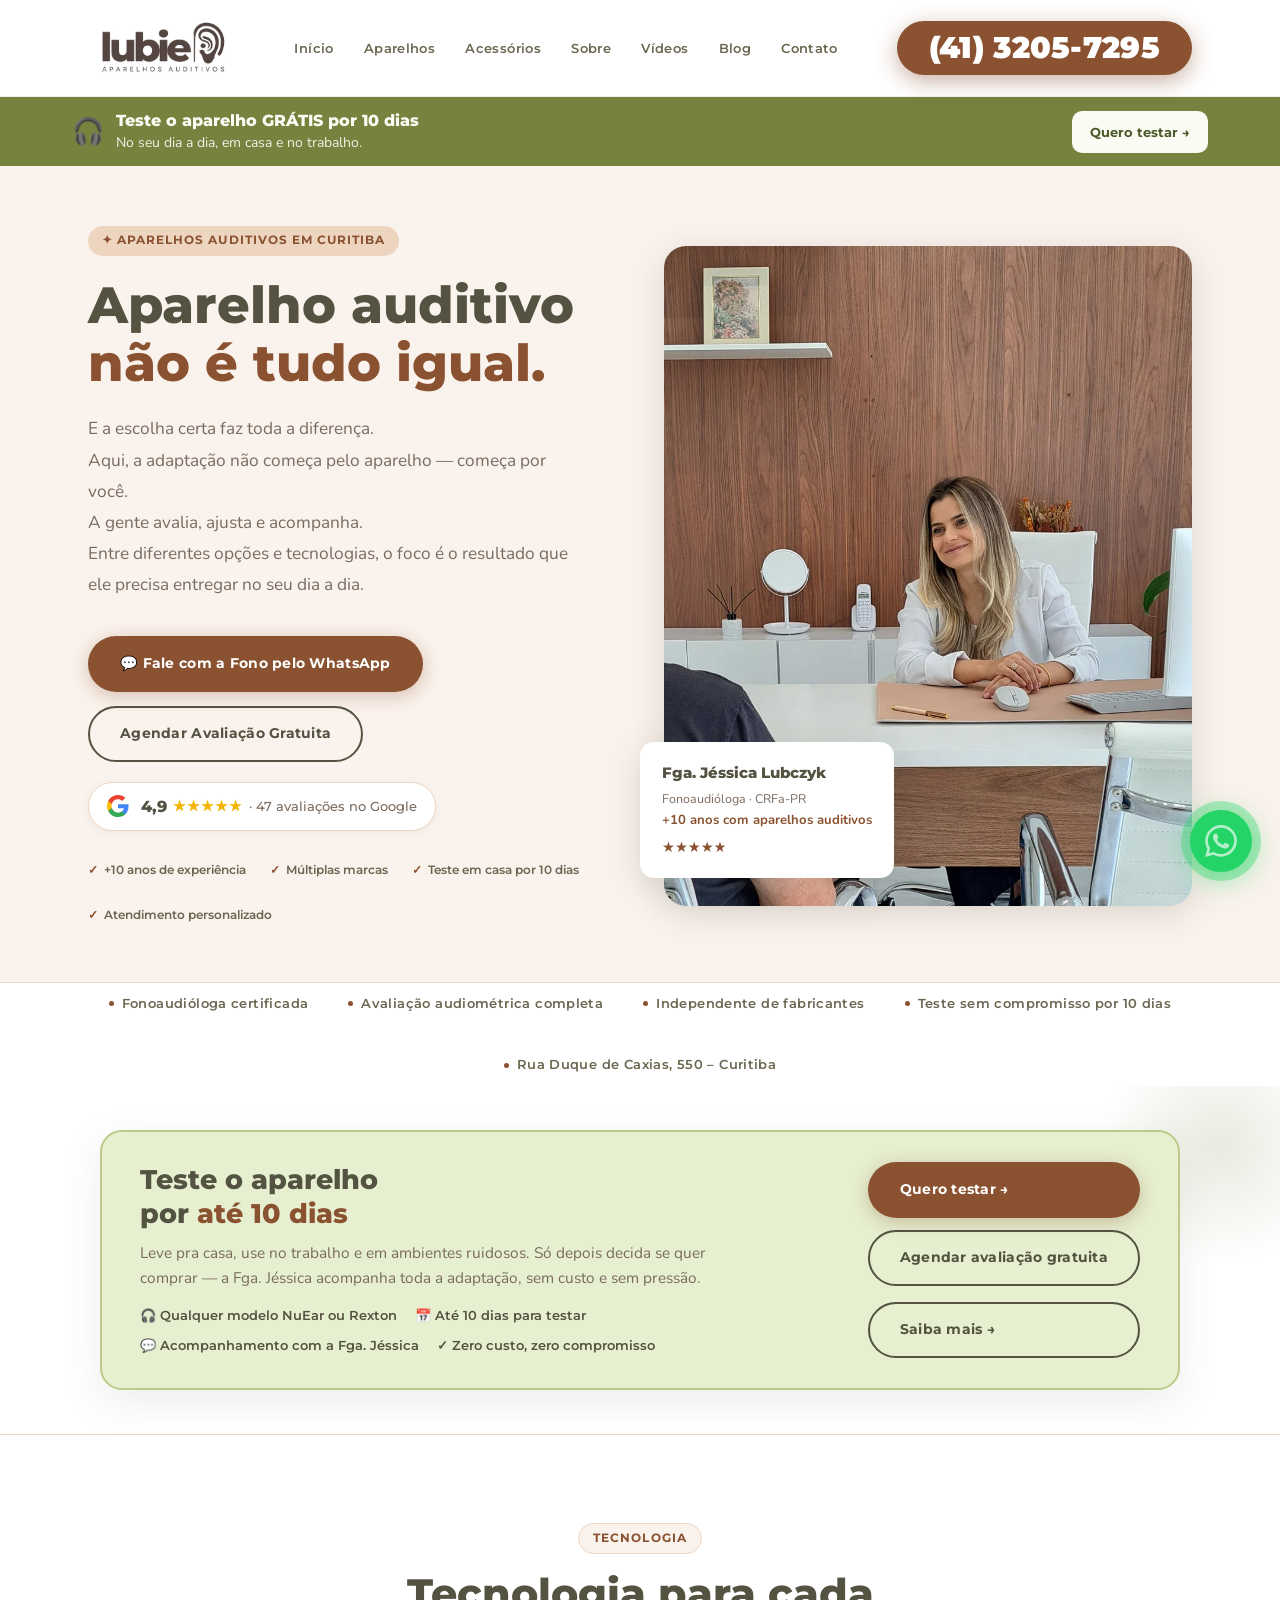
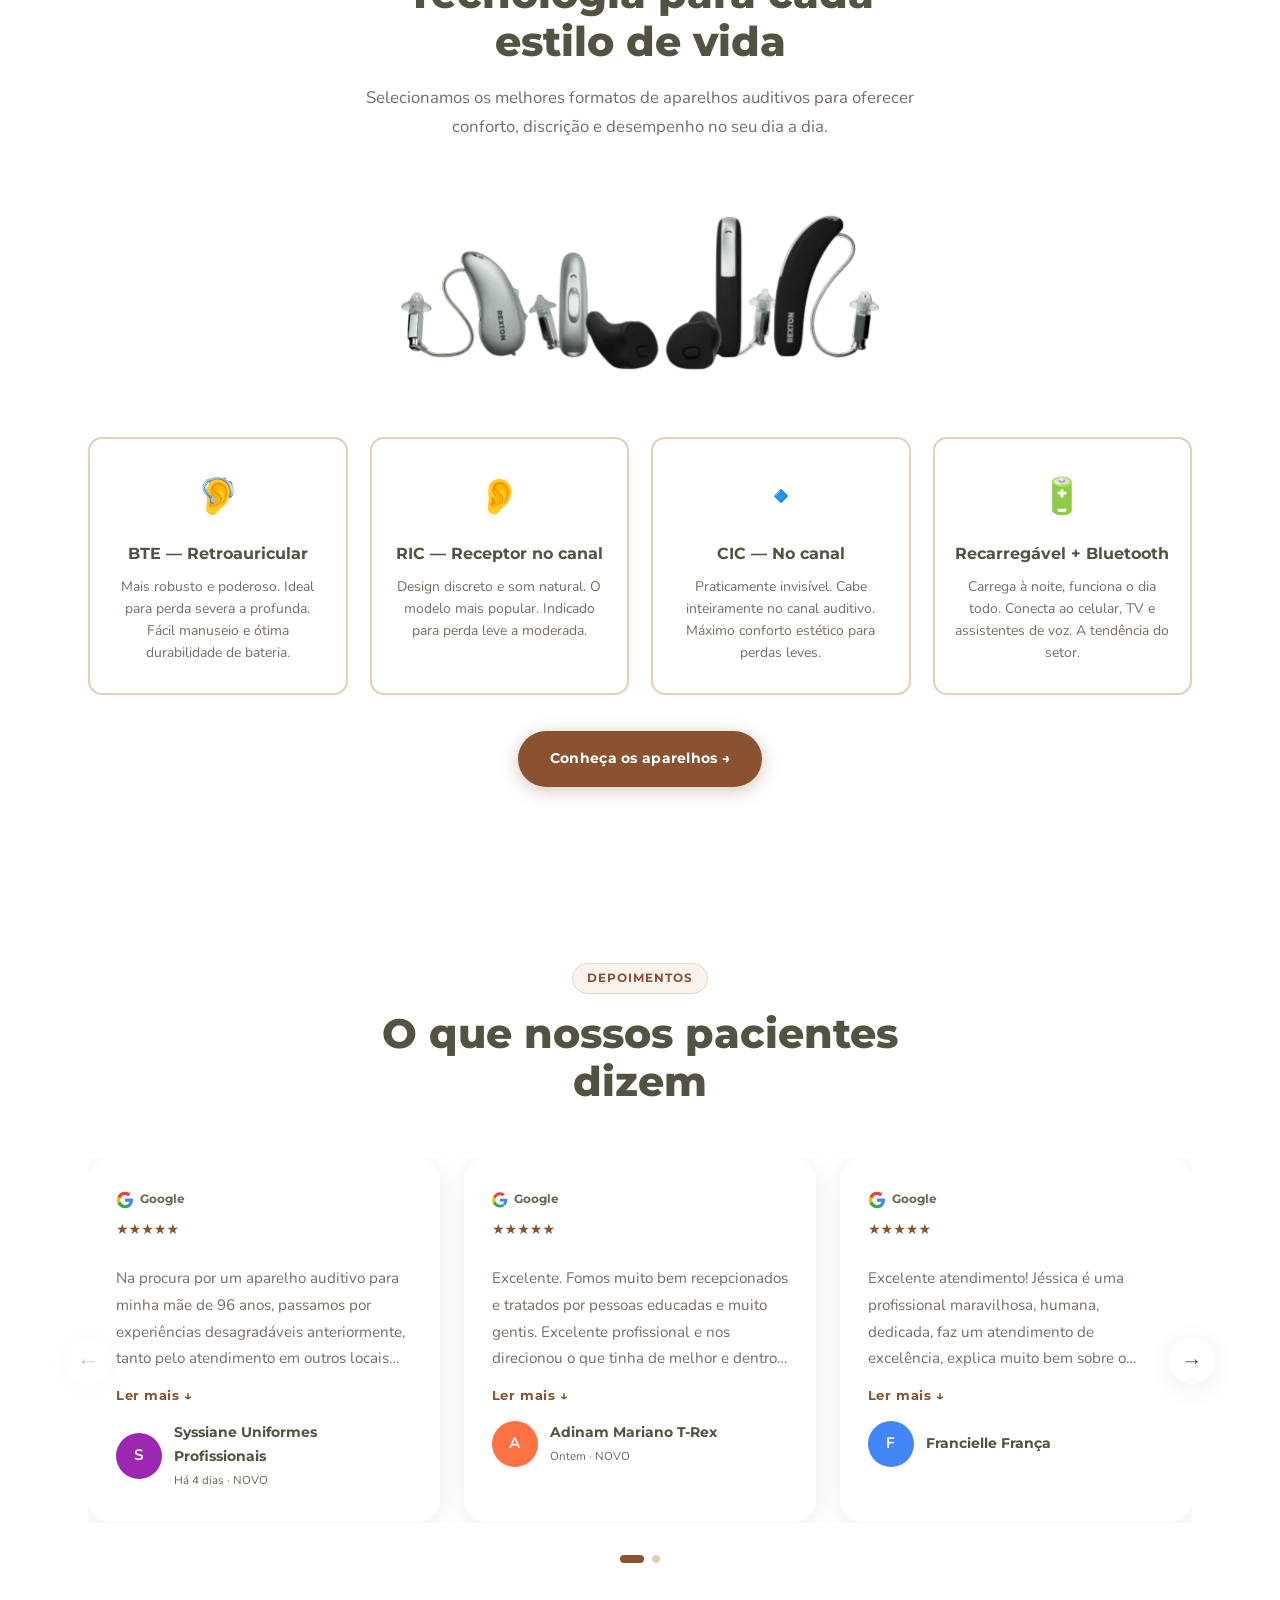
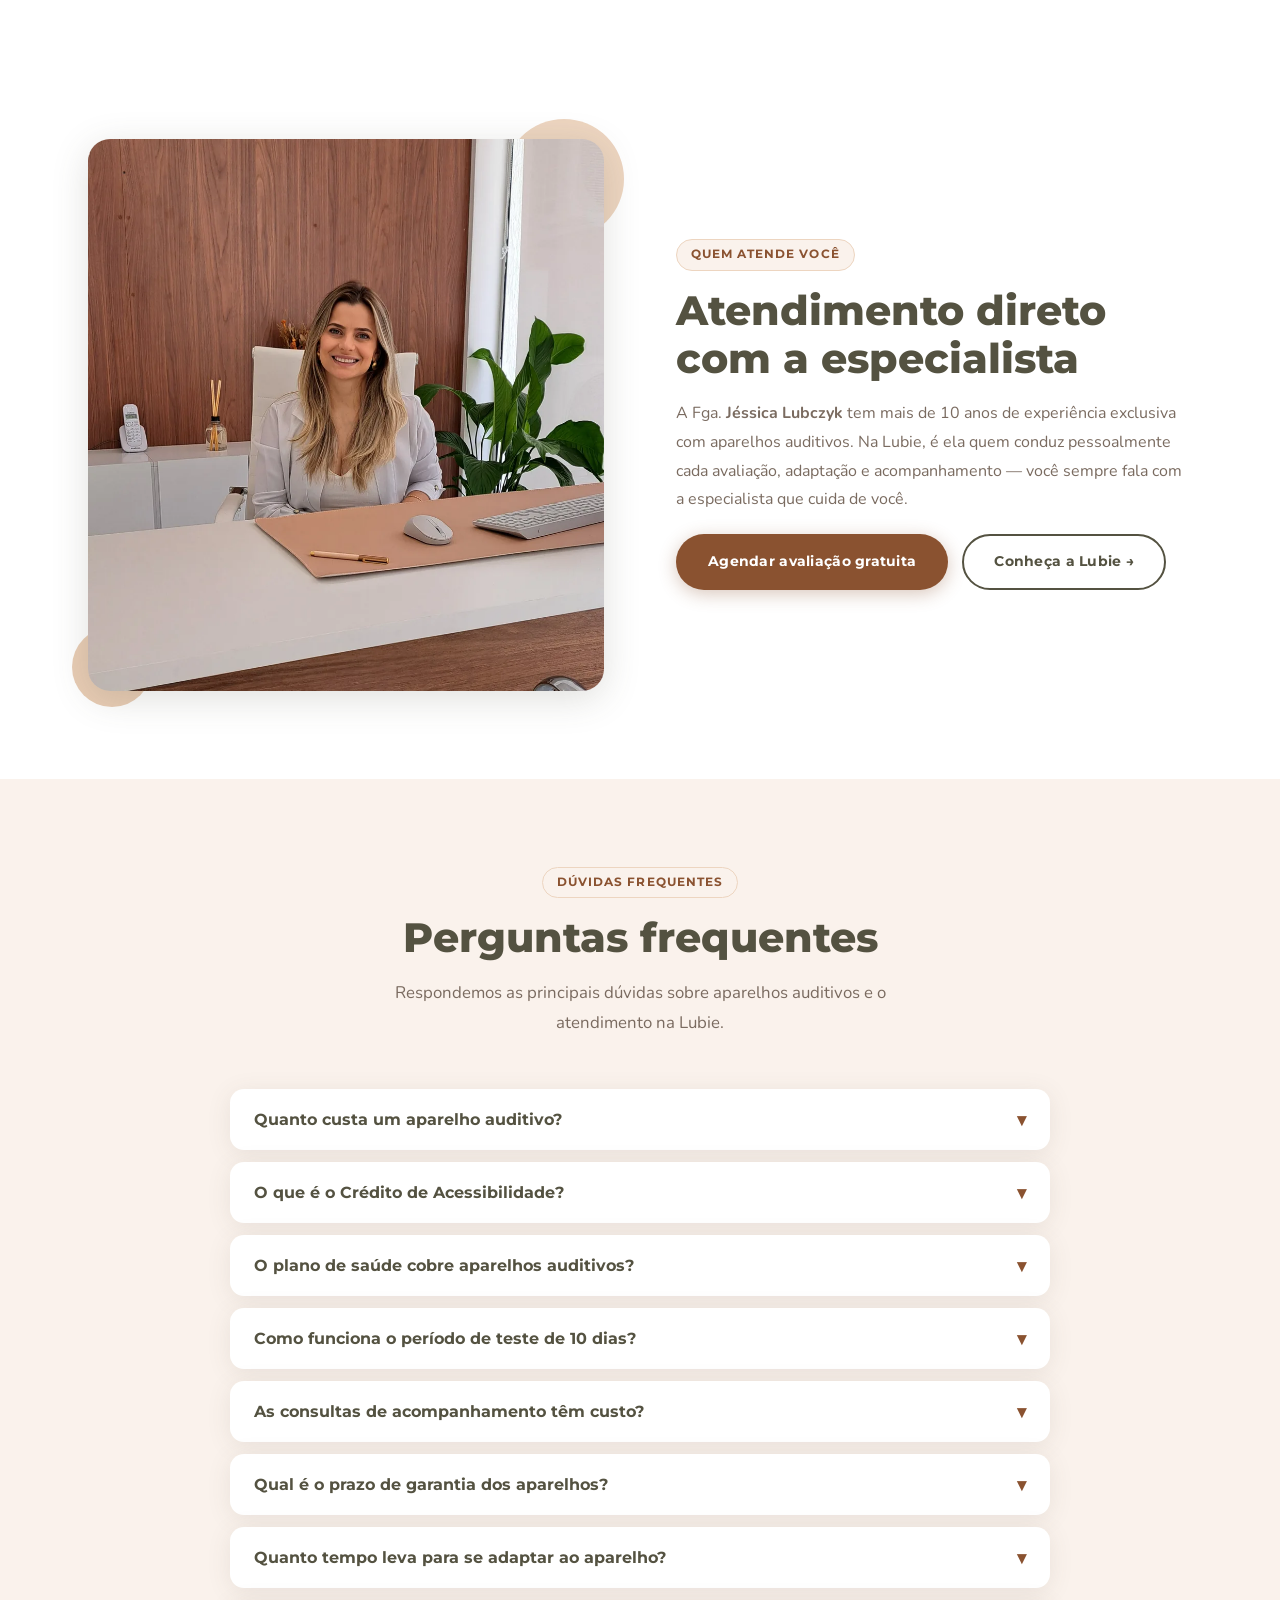
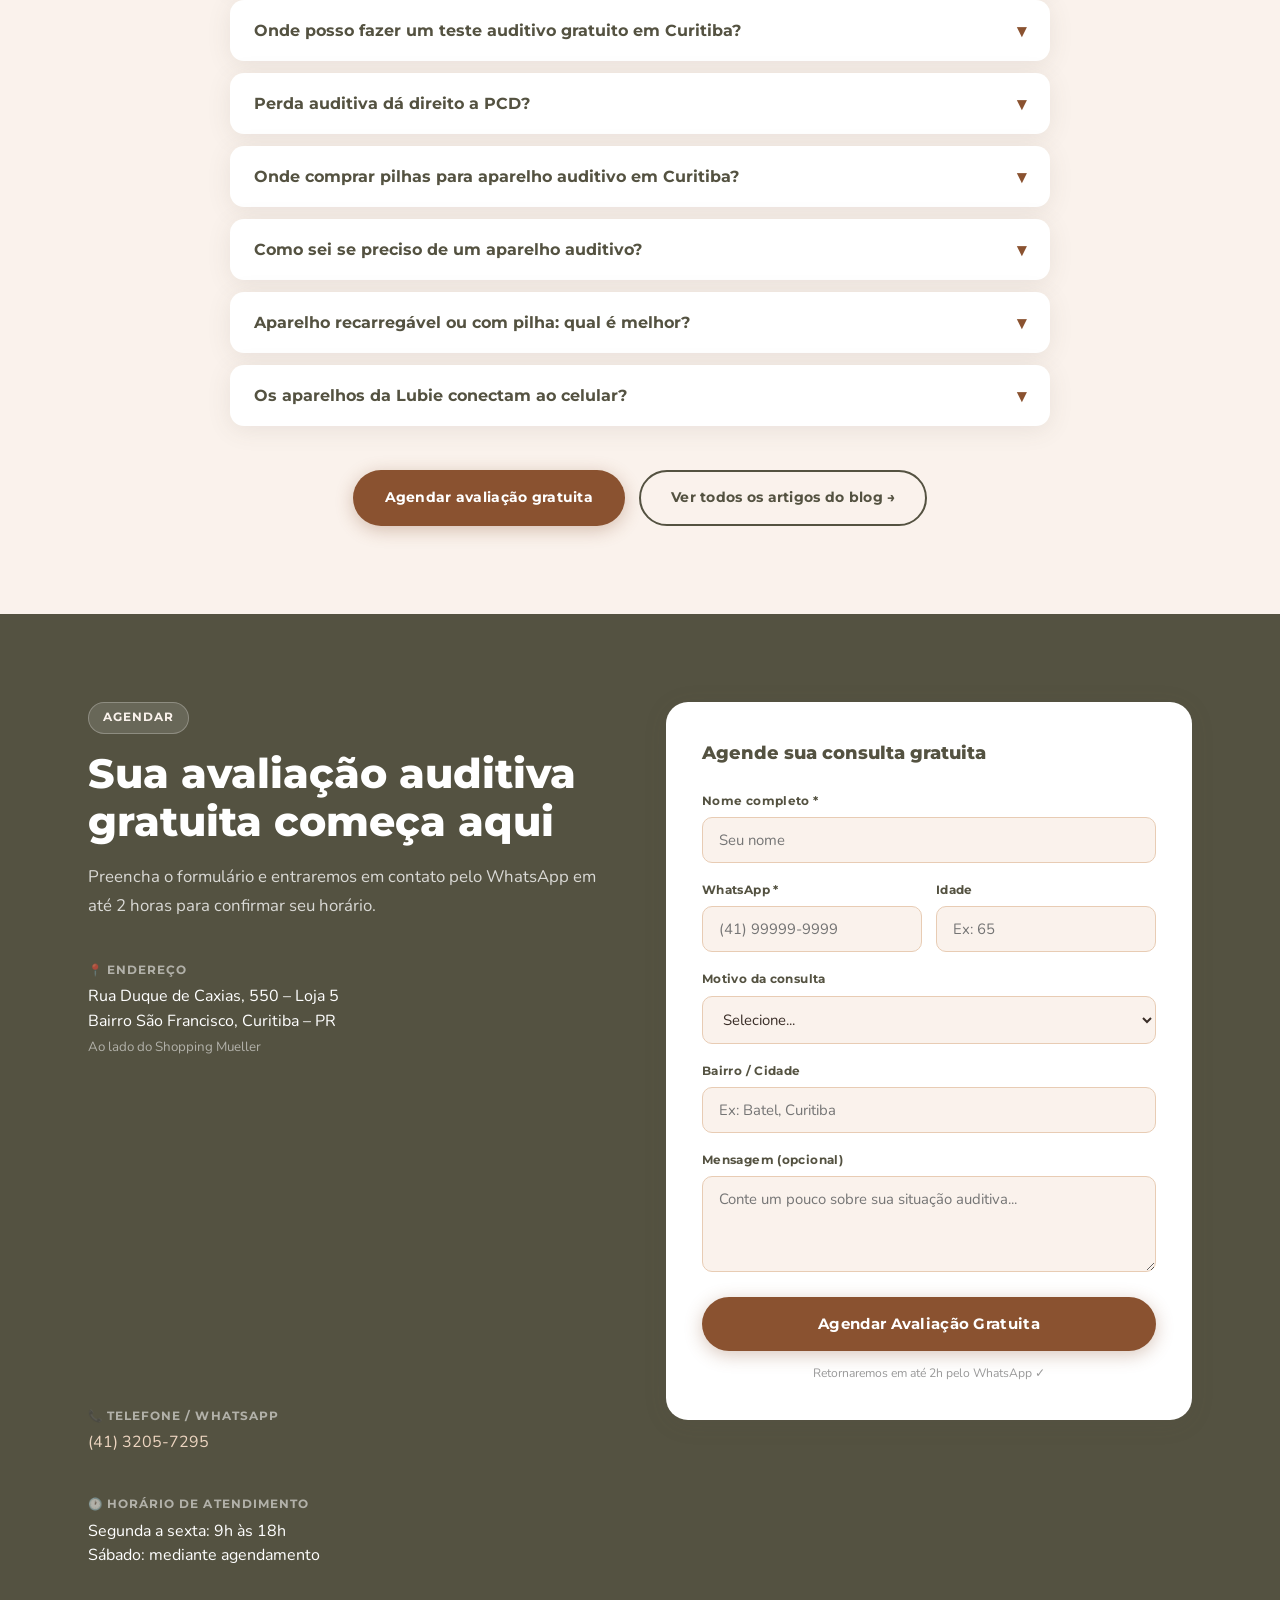
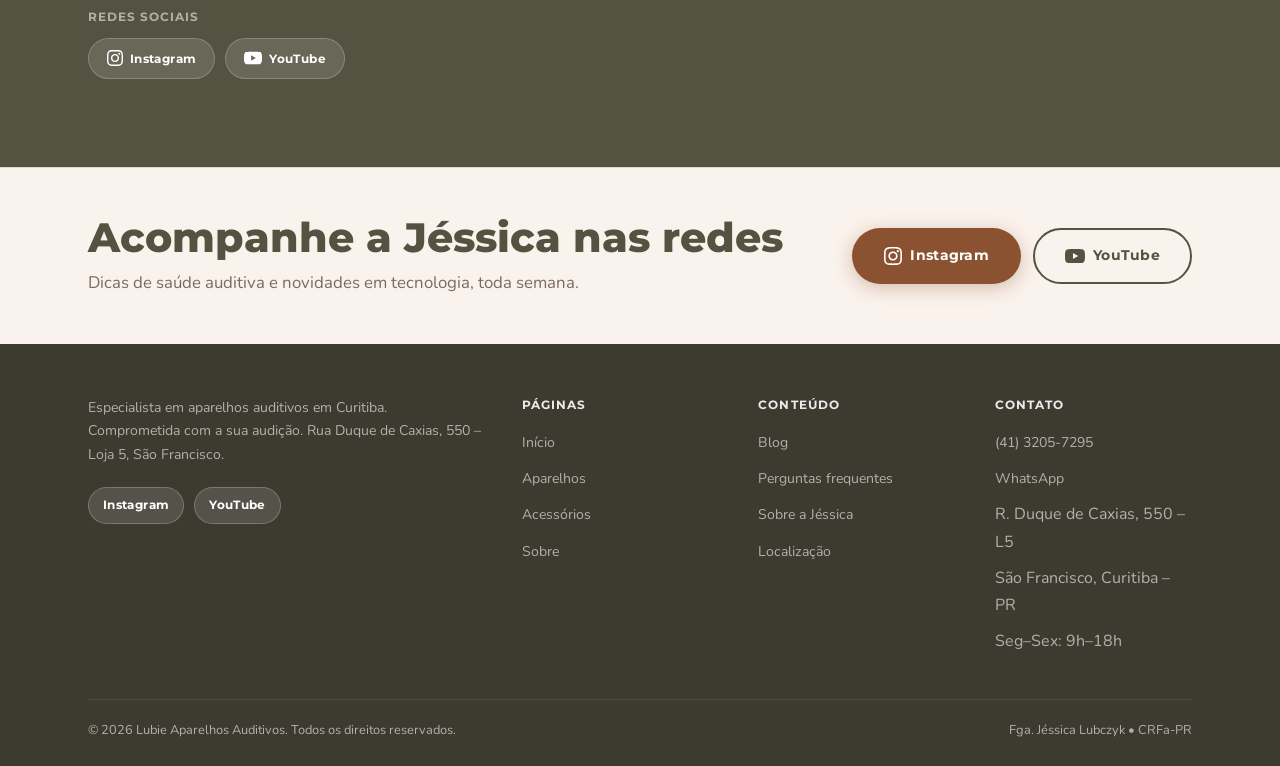
<file: index.html>
<!DOCTYPE html>
<html lang="pt-BR">
<head>
  <meta charset="UTF-8"/>
  <meta name="viewport" content="width=device-width, initial-scale=1.0"/>
  <title>Aparelhos Auditivos em Curitiba | Lubie — Avaliação Gratuita e Teste 10 Dias</title>
  <meta name="description" content="Especialista em aparelhos auditivos em Curitiba. Avaliação auditiva gratuita com a Fga. Jéssica Lubczyk, múltiplas marcas e teste por 10 dias sem compromisso. Rua Duque de Caxias, 550 – São Francisco."/>
  <link rel="canonical" href="https://lubieaparelhosauditivos.com.br/"/>
  <meta property="og:type" content="website"/>
  <meta property="og:url" content="https://lubieaparelhosauditivos.com.br/"/>
  <meta property="og:title" content="Aparelhos Auditivos em Curitiba | Lubie — Avaliação Gratuita e Teste 10 Dias"/>
  <meta property="og:description" content="Especialista em aparelhos auditivos em Curitiba. Avaliação auditiva gratuita com a Fga. Jéssica Lubczyk, múltiplas marcas e teste por 10 dias sem compromisso. Rua Duque de Caxias, 550 – São Francisco."/>
  <meta property="og:image" content="https://lubieaparelhosauditivos.com.br/hero-jessica.webp"/>
  <meta property="og:locale" content="pt_BR"/>
  <meta property="og:site_name" content="Lubie Aparelhos Auditivos"/>
  <meta name="twitter:card" content="summary_large_image"/>

  <!-- Preload LCP image -->
  <link rel="preload" as="image" href="hero-jessica.webp" fetchpriority="high"/>

  <!-- Google Fonts assíncrono (não bloqueia renderização) -->
  <link rel="preconnect" href="https://fonts.googleapis.com"/>
  <link rel="preconnect" href="https://fonts.gstatic.com" crossorigin/>
  <link rel="preload" as="style" onload="this.onload=null;this.rel='stylesheet'" href="https://fonts.googleapis.com/css2?family=Montserrat:wght@400;500;600;700;800&family=Nunito:wght@300;400;500;600&display=swap"/>
  <noscript><link rel="stylesheet" href="https://fonts.googleapis.com/css2?family=Montserrat:wght@400;500;600;700;800&family=Nunito:wght@300;400;500;600&display=swap"/></noscript>

  <link rel="stylesheet" href="styles.css"/>
  <script async src="https://www.googletagmanager.com/gtag/js?id=G-ESC27L283Q"></script>
  <script>
    window.dataLayer = window.dataLayer || [];
    function gtag(){dataLayer.push(arguments);}
    gtag('js', new Date());
    gtag('config', 'G-ESC27L283Q');
    gtag('config', 'AW-16922891425', { 'allow_enhanced_conversions': true });
  </script>
</head>
<body>
<nav class="nav" id="nav">
  <div class="container">
    <div class="nav__inner">
      <a href="index.html" class="nav__logo">
        <img src="logo.webp" alt="Lubie Aparelhos Auditivos" decoding="async" loading="eager">
      </a>
      <div class="nav__links" id="navLinks">
        <a href="index.html" class="active">Início</a>
        <a href="aparelhos.html">Aparelhos</a>
        <a href="acessorios.html">Acessórios</a>
        <a href="sobre.html">Sobre</a>
        <a href="videos.html">Vídeos</a>
        <a href="blog.html">Blog</a>
        <a href="contato.html">Contato</a>
      </div>
      <a href="tel:4132057295" class="nav__phone" onclick="trackContactClick('phone')">(41) 3205-7295</a>
      <div class="hamburger" id="ham" onclick="toggleNav()"><span></span><span></span><span></span></div>
    </div>
  </div>
</nav>
<div class="faixa10" role="region" aria-label="Teste gratuito de 10 dias">
  <div class="faixa10__inner">
    <div class="faixa10__txt">
      <span class="faixa10__icon" aria-hidden="true">🎧</span>
      <span>
        <span class="faixa10__strong">Teste o aparelho GRÁTIS por 10 dias</span>
        <span class="faixa10__sub">No seu dia a dia, em casa e no trabalho.</span>
      </span>
    </div>
    <a class="faixa10__btn" href="https://wa.me/554132057295?text=Ol%C3%A1%21+Quero+saber+como+funciona+o+teste+de+10+dias+sem+compromisso." target="_blank" rel="noopener" onclick="trackContactClick('whatsapp')">Quero testar →</a>
  </div>
</div>
<!-- HERO -->
<section class="hero">
  <div class="container">
    <div class="hero__inner">
      <div>
        <div class="hero__badge fu">✦ Aparelhos Auditivos em Curitiba</div>
        <h1 class="hero__title fu2">
          Aparelho auditivo<br/>
          <em>não é tudo igual.</em>
        </h1>
        <p class="hero__sub fu3">
          E a escolha certa faz toda a diferença.<br/>
          Aqui, a adaptação não começa pelo aparelho — começa por você.<br/>
          A gente avalia, ajusta e acompanha.<br/>
          Entre diferentes opções e tecnologias, o foco é o resultado
          que ele precisa entregar no seu dia a dia.
        </p>
        <div class="hero__btns fu3">
          <a href="https://wa.me/554132057295?text=Ol%C3%A1%21+Gostaria+de+saber+mais+sobre+os+aparelhos+auditivos+da+Lubie." target="_blank" class="btn btn-primary" onclick="trackContactClick('whatsapp')">💬 Fale com a Fono pelo WhatsApp</a>
          <a href="#contato" class="btn btn-outline">Agendar Avaliação Gratuita</a>
        </div>
        <a href="https://www.google.com/search?q=Lubie+Aparelhos+Auditivos+Curitiba#lrd=0x0:0x0,1" target="_blank" rel="noopener" class="hero__google fu3" aria-label="Avaliações no Google">
          <span class="hero__google-logo" aria-hidden="true">
            <svg xmlns="http://www.w3.org/2000/svg" viewBox="0 0 24 24" width="22" height="22"><path fill="#4285F4" d="M23.49 12.27c0-.79-.07-1.54-.19-2.27H12v4.51h6.47c-.29 1.48-1.14 2.73-2.4 3.58v2.98h3.86c2.26-2.09 3.56-5.17 3.56-8.8z"/><path fill="#34A853" d="M12 24c3.24 0 5.95-1.08 7.93-2.93l-3.86-2.98c-1.07.72-2.45 1.16-4.07 1.16-3.13 0-5.78-2.11-6.73-4.96H1.29v3.09C3.25 21.3 7.31 24 12 24z"/><path fill="#FBBC05" d="M5.27 14.29c-.25-.72-.38-1.49-.38-2.29s.14-1.57.38-2.29V6.62H1.29C.47 8.24 0 10.06 0 12s.47 3.76 1.29 5.38l3.98-3.09z"/><path fill="#EA4335" d="M12 4.75c1.77 0 3.35.61 4.6 1.8l3.42-3.42C17.95 1.19 15.24 0 12 0 7.31 0 3.25 2.7 1.29 6.62l3.98 3.09C6.22 6.86 8.87 4.75 12 4.75z"/></svg>
          </span>
          <span class="hero__google-text">
            <strong>4,9</strong>
            <span class="hero__google-stars">★★★★★</span>
            <span class="hero__google-count">· 47 avaliações no Google</span>
          </span>
        </a>
        <div class="hero__trust fu3">
          <span class="hero__trust-item">+10 anos de experiência</span>
          <span class="hero__trust-item">Múltiplas marcas</span>
          <span class="hero__trust-item">Teste em casa por 10 dias</span>
          <span class="hero__trust-item">Atendimento personalizado</span>
        </div>
      </div>
      <div class="hero__photo-wrap fu2">
        <img class="hero__photo" src="hero-jessica.webp" alt="Fga. Jéssica Lubczyk – Lubie Aparelhos Auditivos" decoding="async" fetchpriority="high">
        <div class="hero__float-card">
          <div class="hero__float-name">Fga. Jéssica Lubczyk</div>
          <div class="hero__float-cred">Fonoaudióloga · CRFa-PR<br/><strong style="color:var(--salmon);font-size:.82rem">+10 anos com aparelhos auditivos</strong></div>
          <div class="hero__float-stars">★★★★★</div>
        </div>
      </div>
    </div>
  </div>
</section>


<!-- STRIP -->
<div class="strip">
  <div class="container">
    <div class="strip__inner">
      <span class="strip__item"><span class="strip__dot"></span>Fonoaudióloga certificada</span>
      <span class="strip__item"><span class="strip__dot"></span>Avaliação audiométrica completa</span>
      <span class="strip__item"><span class="strip__dot"></span>Independente de fabricantes</span>
      <span class="strip__item"><span class="strip__dot"></span>Teste sem compromisso por 10 dias</span>
      <span class="strip__item"><span class="strip__dot"></span>Rua Duque de Caxias, 550 – Curitiba</span>
    </div>
  </div>
</div>


<section class="teste10" id="teste-10-dias" aria-labelledby="teste10-title">
  <div class="container">
    <div class="teste10__inner">
      <div class="teste10__main">
        <h2 class="teste10__title" id="teste10-title">
          Teste o aparelho<br/>por <em>até 10 dias</em>
        </h2>
        <p class="teste10__sub">
          Leve pra casa, use no trabalho e em ambientes ruidosos. Só depois decida se quer comprar — a Fga. Jéssica acompanha toda a adaptação, sem custo e sem pressão.
        </p>
        <div class="teste10__features">
          <span class="teste10__feat">🎧 Qualquer modelo NuEar ou Rexton</span>
          <span class="teste10__feat">📅 Até 10 dias para testar</span>
          <span class="teste10__feat">💬 Acompanhamento com a Fga. Jéssica</span>
          <span class="teste10__feat">✓ Zero custo, zero compromisso</span>
        </div>
      </div>
      <div class="teste10__btns">
        <a href="https://wa.me/554132057295?text=Ol%C3%A1%21+Quero+saber+como+funciona+o+teste+de+10+dias+sem+compromisso." target="_blank" class="btn btn-primary" onclick="trackContactClick('whatsapp')">Quero testar →</a>
        <a href="#contato" class="btn btn-outline">Agendar avaliação gratuita</a>
        <a href="teste-10-dias.html" class="btn btn-outline" style="margin-top:4px">Saiba mais →</a>
      </div>
    </div>
  </div>
</section>
<section class="section" id="aparelhos">
  <div class="container">
    <div style="text-align:center;max-width:560px;margin:0 auto 48px">
      <span class="pill">Tecnologia</span>
      <h2 class="sec-title">Tecnologia para cada estilo de vida</h2>
      <p class="sec-sub" style="margin:0 auto">Selecionamos os melhores formatos de aparelhos auditivos para oferecer conforto, discrição e desempenho no seu dia a dia.</p>
    </div>

    <img class="aparelhos-photo" src="aparelhos.webp" alt="Aparelhos auditivos modernos disponíveis na Lubie" decoding="async" loading="lazy">
<div class="grid-4">
      <a class="aparelho-card" href="aparelhos.html">
        <div class="aparelho-icon">🦻</div>
        <h3 class="aparelho-name">BTE — Retroauricular</h3>
        <p class="aparelho-desc">Mais robusto e poderoso. Ideal para perda severa a profunda. Fácil manuseio e ótima durabilidade de bateria.</p>
      </a>
      <a class="aparelho-card" href="aparelhos.html">
        <div class="aparelho-icon">👂</div>
        <h3 class="aparelho-name">RIC — Receptor no canal</h3>
        <p class="aparelho-desc">Design discreto e som natural. O modelo mais popular. Indicado para perda leve a moderada.</p>
      </a>
      <a class="aparelho-card" href="aparelhos.html">
        <div class="aparelho-icon">🔹</div>
        <h3 class="aparelho-name">CIC — No canal</h3>
        <p class="aparelho-desc">Praticamente invisível. Cabe inteiramente no canal auditivo. Máximo conforto estético para perdas leves.</p>
      </a>
      <a class="aparelho-card" href="aparelhos.html">
        <div class="aparelho-icon">🔋</div>
        <h3 class="aparelho-name">Recarregável + Bluetooth</h3>
        <p class="aparelho-desc">Carrega à noite, funciona o dia todo. Conecta ao celular, TV e assistentes de voz. A tendência do setor.</p>
      </a>
    </div>
    <div style="text-align:center;margin-top:36px">
      <a href="aparelhos.html" class="btn btn-primary">Conheça os aparelhos →</a>
    </div>
  </div>
</section>
<section class="section" id="depoimentos">
  <div class="container">
    <div style="text-align:center;max-width:560px;margin:0 auto 52px">
      <span class="pill">Depoimentos</span>
      <h2 class="sec-title">O que nossos pacientes dizem</h2>
    </div>
    <div class="dep-carousel" id="depCarousel">
      <button class="dep-nav dep-nav--prev" id="depPrev" aria-label="Anterior">&#8592;</button>
      <div class="dep-carousel-wrap">
      <div class="dep-track" id="depTrack">
      <!-- Depoimento 1 - Syssiane -->
      <div class="dep-card">
        <div class="dep-google-badge">
          <svg width="18" height="18" viewBox="0 0 24 24" fill="none" xmlns="http://www.w3.org/2000/svg" style="flex-shrink:0"><path d="M22.56 12.25c0-.78-.07-1.53-.2-2.25H12v4.26h5.92c-.26 1.37-1.04 2.53-2.21 3.31v2.77h3.57c2.08-1.92 3.28-4.74 3.28-8.09z" fill="#4285F4"/><path d="M12 23c2.97 0 5.46-.98 7.28-2.66l-3.57-2.77c-.98.66-2.23 1.06-3.71 1.06-2.86 0-5.29-1.93-6.16-4.53H2.18v2.84C3.99 20.53 7.7 23 12 23z" fill="#34A853"/><path d="M5.84 14.09c-.22-.66-.35-1.36-.35-2.09s.13-1.43.35-2.09V7.07H2.18C1.43 8.55 1 10.22 1 12s.43 3.45 1.18 4.93l3.66-2.84z" fill="#FBBC05"/><path d="M12 5.38c1.62 0 3.06.56 4.21 1.64l3.15-3.15C17.45 2.09 14.97 1 12 1 7.7 1 3.99 3.47 2.18 7.07l3.66 2.84c.87-2.6 3.3-4.53 6.16-4.53z" fill="#EA4335"/></svg>
          <span style="font-size:.72rem;font-weight:700;color:var(--marrom-med);font-family:'Montserrat',sans-serif;">Google</span>
        </div>
        <div class="dep-stars">★★★★★</div>
        <p class="dep-text">
          Na procura por um aparelho auditivo para minha mãe de 96 anos, passamos por experiências desagradáveis anteriormente, tanto pelo atendimento em outros locais quanto pela compra de aparelhos caros e de qualidade duvidosa, que nunca funcionaram direito. Confesso que visitei várias lojas, mas em nenhuma me senti seguro. Encontrei o site da Lubie, que já me esclareceu muitas dúvidas com informações úteis. Quando fomos pessoalmente à loja e fomos atendidos pela Dra. Jessica, fiquei encantado com o carinho e a paciência dela com a minha mãe. Muito honesta em suas avaliações, ela nos transmitiu total segurança. Acabamos adquirindo um aparelho superior ao que pretendíamos, por um custo praticamente igual. Percebe-se nitidamente que a Dra. Jessica ama o que faz. Meu conselho é para a própria Dra.: Continue ajudando as pessoas com essa mesma dedicação, pois você transformou a experiência da minha mãe, que já estava quase desistindo de usar o aparelho por puro nervosismo. Nota 10!
        </p>
        <div class="dep-autor">
          <div class="dep-avatar dep-avatar--s">S</div>
          <div>
            <div class="dep-nome">Syssiane Uniformes Profissionais</div>
            <div style="font-size:.72rem;color:var(--marrom-med);margin-top:2px;">Há 4 dias · NOVO</div>
          </div>
        </div>
      </div>
      <!-- Depoimento 2 - Adinam -->
      <div class="dep-card">
        <div class="dep-google-badge">
          <svg width="16" height="16" viewBox="0 0 48 48"><path fill="#EA4335" d="M24 9.5c3.1 0 5.9 1.1 8.1 2.9l6-6C34.5 3.1 29.5 1 24 1 14.8 1 7 6.7 3.7 14.6l7 5.4C12.4 14 17.7 9.5 24 9.5z"/><path fill="#4285F4" d="M46.1 24.5c0-1.6-.1-3.1-.4-4.5H24v8.5h12.4c-.5 2.8-2.1 5.1-4.4 6.7l7 5.4c4.1-3.8 6.5-9.4 6.5-16.1z"/><path fill="#FBBC05" d="M10.7 28.6A14.9 14.9 0 0 1 9.5 24c0-1.6.3-3.2.7-4.6l-7-5.4A23.9 23.9 0 0 0 .5 24c0 3.9.9 7.5 2.7 10.7l7.5-6.1z"/><path fill="#34A853" d="M24 46.5c5.5 0 10.1-1.8 13.5-4.9l-7-5.4c-1.8 1.2-4.1 1.9-6.5 1.9-6.3 0-11.6-4.5-13.3-10.5l-7.5 6.1C6.7 40.9 14.8 46.5 24 46.5z"/></svg>
          <span style="font-size:.72rem;font-weight:700;color:var(--marrom-med);font-family:'Montserrat',sans-serif;">Google</span>
        </div>
        <div class="dep-stars">★★★★★</div>
        <p class="dep-text">
          Excelente. Fomos muito bem recepcionados e tratados por pessoas educadas e muito gentis. Excelente profissional e nos direcionou o que tinha de melhor e dentro de nossas necessidades e possibilidades. Recomendo.
        </p>
        <div class="dep-autor">
          <div class="dep-avatar dep-avatar--a">A</div>
          <div>
            <div class="dep-nome">Adinam Mariano T-Rex</div>
            <div style="font-size:.72rem;color:var(--marrom-med);margin-top:2px;">Ontem · NOVO</div>
          </div>
        </div>
      </div>
      <!-- Depoimento 3 - Francielle -->
      <div class="dep-card">
        <div class="dep-google-badge">
          <svg width="18" height="18" viewBox="0 0 24 24" fill="none" xmlns="http://www.w3.org/2000/svg" style="flex-shrink:0"><path d="M22.56 12.25c0-.78-.07-1.53-.2-2.25H12v4.26h5.92c-.26 1.37-1.04 2.53-2.21 3.31v2.77h3.57c2.08-1.92 3.28-4.74 3.28-8.09z" fill="#4285F4"/><path d="M12 23c2.97 0 5.46-.98 7.28-2.66l-3.57-2.77c-.98.66-2.23 1.06-3.71 1.06-2.86 0-5.29-1.93-6.16-4.53H2.18v2.84C3.99 20.53 7.7 23 12 23z" fill="#34A853"/><path d="M5.84 14.09c-.22-.66-.35-1.36-.35-2.09s.13-1.43.35-2.09V7.07H2.18C1.43 8.55 1 10.22 1 12s.43 3.45 1.18 4.93l3.66-2.84z" fill="#FBBC05"/><path d="M12 5.38c1.62 0 3.06.56 4.21 1.64l3.15-3.15C17.45 2.09 14.97 1 12 1 7.7 1 3.99 3.47 2.18 7.07l3.66 2.84c.87-2.6 3.3-4.53 6.16-4.53z" fill="#EA4335"/></svg>
          <span style="font-size:.72rem;font-weight:700;color:var(--marrom-med);font-family:'Montserrat',sans-serif;">Google</span>
        </div>
        <div class="dep-stars">★★★★★</div>
        <p class="dep-text">
          Excelente atendimento! Jéssica é uma profissional maravilhosa, humana, dedicada, faz um atendimento de excelência, explica muito bem sobre o aparelho e sobre o acompanhamento, tira todas as dúvidas, deixa a gente muito mais confortável durante a consulta. A clínica é muito linda e aconchegante, indico e recomendo a Lubie. Parabéns pelo excelente trabalho!
        </p>
        <div class="dep-autor">
          <div class="dep-avatar dep-avatar--f">F</div>
          <div>
            <div class="dep-nome">Francielle França</div>
          </div>
        </div>
      </div>
      <!-- Depoimento 4 - Joao -->
      <div class="dep-card">
        <div class="dep-google-badge">
          <svg width="18" height="18" viewBox="0 0 24 24" fill="none" xmlns="http://www.w3.org/2000/svg" style="flex-shrink:0"><path d="M22.56 12.25c0-.78-.07-1.53-.2-2.25H12v4.26h5.92c-.26 1.37-1.04 2.53-2.21 3.31v2.77h3.57c2.08-1.92 3.28-4.74 3.28-8.09z" fill="#4285F4"/><path d="M12 23c2.97 0 5.46-.98 7.28-2.66l-3.57-2.77c-.98.66-2.23 1.06-3.71 1.06-2.86 0-5.29-1.93-6.16-4.53H2.18v2.84C3.99 20.53 7.7 23 12 23z" fill="#34A853"/><path d="M5.84 14.09c-.22-.66-.35-1.36-.35-2.09s.13-1.43.35-2.09V7.07H2.18C1.43 8.55 1 10.22 1 12s.43 3.45 1.18 4.93l3.66-2.84z" fill="#FBBC05"/><path d="M12 5.38c1.62 0 3.06.56 4.21 1.64l3.15-3.15C17.45 2.09 14.97 1 12 1 7.7 1 3.99 3.47 2.18 7.07l3.66 2.84c.87-2.6 3.3-4.53 6.16-4.53z" fill="#EA4335"/></svg>
          <span style="font-size:.72rem;font-weight:700;color:var(--marrom-med);font-family:'Montserrat',sans-serif;">Google</span>
        </div>
        <div class="dep-stars">★★★★★</div>
        <p class="dep-text">
          Foi um prazer conhecê-la. Seu atendimento foi ótimo, estou usando e facilitou muito, devia ter posto antes. Recomendo a todos que estiver com dificuldade de ouvir.
        </p>
        <div class="dep-autor">
          <div class="dep-avatar dep-avatar--j">J</div>
          <div>
            <div class="dep-nome">Joao Orasmo</div>
          </div>
        </div>
      </div>
      </div><!-- /dep-track -->
      </div><!-- /dep-carousel-wrap -->
      <button class="dep-nav dep-nav--next" id="depNext" aria-label="Próximo">&#8594;</button>
      <div class="dep-dots" id="depDots"></div>
    </div><!-- /dep-carousel -->
    <!-- Redes Sociais CTA — movido para depois do formulário de contato -->
    <div style="display:none;margin-top:48px;background:var(--creme);border-radius:var(--radius-lg);padding:40px;flex-direction:column;align-items:center;justify-content:center;gap:24px;text-align:center;" aria-hidden="true" hidden>
      <img src="saude-auditiva.webp" alt="Lubie – Saúde Auditiva" style="width:160px;height:160px;border-radius:var(--radius);object-fit:cover;flex-shrink:0;box-shadow:var(--sombra)" decoding="async" loading="lazy">
      <div>
        <h3 style="font-family:'Montserrat',sans-serif;font-size:1.35rem;font-weight:800;color:var(--marrom);margin-bottom:10px;">Siga a Jéssica no Instagram e YouTube</h3>
        <p style="color:var(--texto-light);margin-bottom:22px;font-size:.97rem;line-height:1.75;max-width:480px;">
          Dicas de saúde auditiva, novidades em tecnologia de aparelhos e bastidores da clínica.
          Conteúdo educativo e acolhedor toda semana.
        </p>
        <div style="display:flex;gap:12px;flex-wrap:wrap;">
          <a href="https://www.instagram.com/lubie.aparelhosauditivos/" target="_blank" class="btn btn-primary" style="display:inline-flex;align-items:center;gap:8px;">
            <svg xmlns="http://www.w3.org/2000/svg" width="18" height="18" viewBox="0 0 24 24" fill="currentColor"><path d="M12 2.163c3.204 0 3.584.012 4.85.07 3.252.148 4.771 1.691 4.919 4.919.058 1.265.069 1.645.069 4.849 0 3.205-.012 3.584-.069 4.849-.149 3.225-1.664 4.771-4.919 4.919-1.266.058-1.644.07-4.85.07-3.204 0-3.584-.012-4.849-.07-3.26-.149-4.771-1.699-4.919-4.92-.058-1.265-.07-1.644-.07-4.849 0-3.204.013-3.583.07-4.849.149-3.227 1.664-4.771 4.919-4.919 1.266-.057 1.645-.069 4.849-.069zm0-2.163c-3.259 0-3.667.014-4.947.072-4.358.2-6.78 2.618-6.98 6.98-.059 1.281-.073 1.689-.073 4.948 0 3.259.014 3.668.072 4.948.2 4.358 2.618 6.78 6.98 6.98 1.281.058 1.689.072 4.948.072 3.259 0 3.668-.014 4.948-.072 4.354-.2 6.782-2.618 6.979-6.98.059-1.28.073-1.689.073-4.948 0-3.259-.014-3.667-.072-4.947-.196-4.354-2.617-6.78-6.979-6.98-1.281-.059-1.69-.073-4.949-.073zm0 5.838c-3.403 0-6.162 2.759-6.162 6.162s2.759 6.163 6.162 6.163 6.162-2.759 6.162-6.163c0-3.403-2.759-6.162-6.162-6.162zm0 10.162c-2.209 0-4-1.79-4-4 0-2.209 1.791-4 4-4s4 1.791 4 4c0 2.21-1.791 4-4 4zm6.406-11.845c-.796 0-1.441.645-1.441 1.44s.645 1.44 1.441 1.44c.795 0 1.439-.645 1.439-1.44s-.644-1.44-1.439-1.44z"/></svg>
            Instagram
          </a>
          <a href="https://www.youtube.com/@LubieAparelhosAuditivos" target="_blank" class="btn btn-outline" style="display:inline-flex;align-items:center;gap:8px;">
            <svg xmlns="http://www.w3.org/2000/svg" width="20" height="20" viewBox="0 0 24 24" fill="currentColor"><path d="M23.498 6.186a3.016 3.016 0 0 0-2.122-2.136C19.505 3.545 12 3.545 12 3.545s-7.505 0-9.377.505A3.017 3.017 0 0 0 .502 6.186C0 8.07 0 12 0 12s0 3.93.502 5.814a3.016 3.016 0 0 0 2.122 2.136c1.871.505 9.376.505 9.376.505s7.505 0 9.377-.505a3.015 3.015 0 0 0 2.122-2.136C24 15.93 24 12 24 12s0-3.93-.502-5.814zM9.545 15.568V8.432L15.818 12l-6.273 3.568z"/></svg>
            YouTube
          </a>
        </div>
      </div>
    </div>
  </div>
</section>
<section class="section" id="sobre-teaser">
  <div class="container">
    <div class="sobre__grid">
      <div class="sobre__img-wrap">
        <div class="sobre__accent"></div>
        <div class="sobre__accent2"></div>
        <img src="sobre-jessica.webp" style="width:100%;border-radius:var(--radius-lg);box-shadow:var(--sombra-h)" alt="Fga. Jéssica Lubczyk – Fonoaudióloga da Lubie" decoding="async" loading="lazy">
      </div>
      <div>
        <span class="pill">Quem atende você</span>
        <h2 class="sec-title">Atendimento direto com a especialista</h2>
        <p style="color:var(--texto-light);line-height:1.8;margin-bottom:20px;">
          A Fga. <strong>Jéssica Lubczyk</strong> tem mais de 10 anos de experiência exclusiva com aparelhos auditivos. Na Lubie, é ela quem conduz pessoalmente cada avaliação, adaptação e acompanhamento — você sempre fala com a especialista que cuida de você.
        </p>
        <div style="display:flex;gap:14px;flex-wrap:wrap">
          <a href="contato.html" class="btn btn-primary">Agendar avaliação gratuita</a>
          <a href="sobre.html" class="btn btn-outline">Conheça a Lubie →</a>
        </div>
      </div>
    </div>
  </div>
</section>
<section class="section section--creme" id="faq">
  <div class="container">
    <div style="text-align:center;max-width:580px;margin:0 auto 52px">
      <span class="pill">Dúvidas Frequentes</span>
      <h2 class="sec-title">Perguntas frequentes</h2>
      <p class="sec-sub" style="margin:0 auto">Respondemos as principais dúvidas sobre aparelhos auditivos e o atendimento na Lubie.</p>
    </div>
    <div class="faq-list">

      <div class="faq-item">
        <button class="faq-q" onclick="toggleFaq(this)">
          <span>Quanto custa um aparelho auditivo?</span>
          <span class="faq-arrow">▾</span>
        </button>
        <div class="faq-a">
          Os valores variam conforme o modelo, tecnologia e marca. Na Lubie trabalhamos com opções para diferentes perfis e orçamentos. Você pode testar sem custo por até 10 dias antes de decidir — e ainda parcelar em até 60x pelo Crédito de Acessibilidade do Banco do Brasil ou Caixa Econômica Federal.
        </div>
      </div>

      <div class="faq-item">
        <button class="faq-q" onclick="toggleFaq(this)">
          <span>O que é o Crédito de Acessibilidade?</span>
          <span class="faq-arrow">▾</span>
        </button>
        <div class="faq-a">
          É uma linha de crédito especial do <strong>Banco do Brasil</strong> e da <strong>Caixa Econômica Federal</strong> destinada à compra de produtos de acessibilidade, incluindo aparelhos auditivos. Permite parcelamento em até 60 meses com taxas diferenciadas. Na Lubie orientamos você em todo o processo de solicitação.
        </div>
      </div>


      <div class="faq-item">
        <button class="faq-q" onclick="toggleFaq(this)">
          <span>O plano de saúde cobre aparelhos auditivos?</span>
          <span class="faq-arrow">▾</span>
        </button>
        <div class="faq-a">
          Depende do plano. Alguns planos de saúde cobrem parte do custo ou têm convênios com fornecedores específicos. Na Lubie, verificamos junto com você as possibilidades de reembolso e auxiliamos com a documentação necessária.
        </div>
      </div>

      <div class="faq-item">
        <button class="faq-q" onclick="toggleFaq(this)">
          <span>Como funciona o período de teste de 10 dias?</span>
          <span class="faq-arrow">▾</span>
        </button>
        <div class="faq-a">
          Após a avaliação auditiva, você leva o aparelho para casa e testa no seu dia a dia — no trabalho, em casa, em ambientes ruidosos — por até 10 dias sem nenhum custo. Só depois você decide se quer comprar. Nenhum compromisso, nenhuma pressão.
        </div>
      </div>

      <div class="faq-item">
        <button class="faq-q" onclick="toggleFaq(this)">
          <span>As consultas de acompanhamento têm custo?</span>
          <span class="faq-arrow">▾</span>
        </button>
        <div class="faq-a">
          Não. Todas as consultas de ajuste e acompanhamento realizadas pela Fga. Jéssica são <strong>gratuitas e vitalícias</strong> para quem adquiriu o aparelho na Lubie. Você nunca ficará sem suporte depois da compra.
        </div>
      </div>

      <div class="faq-item">
        <button class="faq-q" onclick="toggleFaq(this)">
          <span>Qual é o prazo de garantia dos aparelhos?</span>
          <span class="faq-arrow">▾</span>
        </button>
        <div class="faq-a">
          Os aparelhos auditivos têm garantia de fábrica que varia conforme o fabricante e o modelo, geralmente de 1 a 3 anos. Além disso, a Lubie oferece suporte técnico e acompanhamento durante todo esse período.
        </div>
      </div>

      <div class="faq-item">
        <button class="faq-q" onclick="toggleFaq(this)">
          <span>Quanto tempo leva para se adaptar ao aparelho?</span>
          <span class="faq-arrow">▾</span>
        </button>
        <div class="faq-a">
          O tempo de adaptação varia de pessoa para pessoa, mas geralmente leva de 4 a 8 semanas. Por isso o acompanhamento da fonoaudióloga é tão importante: a Fga. Jéssica faz os ajustes finos ao longo desse período para que a experiência seja a melhor possível.
        </div>
      </div>

    
      <div class="faq-item">
        <button class="faq-q" onclick="toggleFaq(this)">
          <span>Onde posso fazer um teste auditivo gratuito em Curitiba?</span>
          <span class="faq-arrow">▾</span>
        </button>
        <div class="faq-a">
          Na Lubie você faz uma avaliação auditiva completa e testa os aparelhos gratuitamente, sem compromisso. O atendimento é feito pessoalmente pela Fga. Jéssica, na clínica do bairro São Francisco, ao lado do Shopping Mueller.
          <br/><a href="https://blog.lubieaparelhosauditivos.com.br/post/onde-fazer-teste-auditivo-gratuito-em-curitiba-avalia%C3%A7%C3%A3o-com-aparelhos-auditivos-na-lubie" target="_blank" rel="noopener" style="display:inline-block;margin-top:10px;color:var(--salmon);font-weight:600;font-family:'Montserrat',sans-serif;font-size:.86rem;text-decoration:none">Leia mais no blog →</a>
        </div>
      </div>

      <div class="faq-item">
        <button class="faq-q" onclick="toggleFaq(this)">
          <span>Perda auditiva dá direito a PCD?</span>
          <span class="faq-arrow">▾</span>
        </button>
        <div class="faq-a">
          Em muitos casos, sim. A Lei 14.768/2023 ampliou o reconhecimento da deficiência auditiva no Brasil e alterou alguns critérios. Vale entender o que a legislação diz hoje antes de buscar qualquer benefício.
          <br/><a href="https://blog.lubieaparelhosauditivos.com.br/post/perda-auditiva-d%C3%A1-direito-a-pcd-o-que-mudou-com-a-nova-lei" target="_blank" rel="noopener" style="display:inline-block;margin-top:10px;color:var(--salmon);font-weight:600;font-family:'Montserrat',sans-serif;font-size:.86rem;text-decoration:none">Leia mais no blog →</a>
        </div>
      </div>

      <div class="faq-item">
        <button class="faq-q" onclick="toggleFaq(this)">
          <span>Onde comprar pilhas para aparelho auditivo em Curitiba?</span>
          <span class="faq-arrow">▾</span>
        </button>
        <div class="faq-a">
          Na Lubie, no bairro São Francisco, você encontra as pilhas e ainda confere o tamanho certo para o seu modelo. Se preferir receber em casa, enviamos pelo WhatsApp.
          <br/><a href="https://blog.lubieaparelhosauditivos.com.br/post/pilhas-para-aparelho-auditivo-onde-comprar-em-curitiba" target="_blank" rel="noopener" style="display:inline-block;margin-top:10px;color:var(--salmon);font-weight:600;font-family:'Montserrat',sans-serif;font-size:.86rem;text-decoration:none">Leia mais no blog →</a>
        </div>
      </div>

      <div class="faq-item">
        <button class="faq-q" onclick="toggleFaq(this)">
          <span>Como sei se preciso de um aparelho auditivo?</span>
          <span class="faq-arrow">▾</span>
        </button>
        <div class="faq-a">
          Sinais comuns: pedir para repetirem com frequência, achar que todos falam baixo, aumentar muito o volume da TV ou evitar ambientes barulhentos por dificuldade de acompanhar a conversa. O melhor caminho é uma avaliação auditiva — gratuita aqui na Lubie.
        </div>
      </div>

      <div class="faq-item">
        <button class="faq-q" onclick="toggleFaq(this)">
          <span>Aparelho recarregável ou com pilha: qual é melhor?</span>
          <span class="faq-arrow">▾</span>
        </button>
        <div class="faq-a">
          Depende da sua rotina. Os recarregáveis são práticos (carrega à noite, usa o dia todo) e costumam ter Bluetooth; os de pilha podem ser interessantes em alguns casos. Na avaliação, a Fga. Jéssica indica o mais adequado ao seu dia a dia.
        </div>
      </div>

      <div class="faq-item">
        <button class="faq-q" onclick="toggleFaq(this)">
          <span>Os aparelhos da Lubie conectam ao celular?</span>
          <span class="faq-arrow">▾</span>
        </button>
        <div class="faq-a">
          Sim. Vários modelos NuEar e Rexton têm Bluetooth e conectam ao celular, TV e assistentes de voz, permitindo atender ligações e ouvir áudio direto no aparelho.
        </div>
      </div>
</div>
    <div style="text-align:center;margin-top:44px;display:flex;gap:14px;justify-content:center;flex-wrap:wrap">
      <a href="#contato" class="btn btn-primary">Agendar avaliação gratuita</a>
      <a href="https://blog.lubieaparelhosauditivos.com.br/blog" target="_blank" rel="noopener" class="btn btn-outline">Ver todos os artigos do blog →</a>
    </div>
  </div>
</section>
<!-- Schema FAQPage (SEO) -->
<script type="application/ld+json">
{
  "@context": "https://schema.org",
  "@type": "FAQPage",
  "mainEntity": [
    {
      "@type": "Question",
      "name": "Quanto custa um aparelho auditivo?",
      "acceptedAnswer": {
        "@type": "Answer",
        "text": "Os valores variam conforme o modelo, tecnologia e marca. Na Lubie há opções para diferentes perfis e orçamentos. Você pode testar sem custo por até 10 dias antes de decidir e parcelar em até 60x pelo Crédito de Acessibilidade do Banco do Brasil ou da Caixa Econômica Federal."
      }
    },
    {
      "@type": "Question",
      "name": "O que é o Crédito de Acessibilidade?",
      "acceptedAnswer": {
        "@type": "Answer",
        "text": "É uma linha de crédito do Banco do Brasil e da Caixa Econômica Federal para compra de produtos de acessibilidade, incluindo aparelhos auditivos, com parcelamento em até 60 meses e taxas diferenciadas. A Lubie orienta em todo o processo."
      }
    },
    {
      "@type": "Question",
      "name": "O plano de saúde cobre aparelhos auditivos?",
      "acceptedAnswer": {
        "@type": "Answer",
        "text": "Depende do plano. Alguns cobrem parte do custo ou têm convênios. A Lubie verifica as possibilidades de reembolso e auxilia com a documentação."
      }
    },
    {
      "@type": "Question",
      "name": "Como funciona o período de teste de 10 dias?",
      "acceptedAnswer": {
        "@type": "Answer",
        "text": "Após a avaliação auditiva, você leva o aparelho para casa e testa no seu dia a dia por até 10 dias, sem custo. Só depois decide se quer comprar, sem compromisso."
      }
    },
    {
      "@type": "Question",
      "name": "As consultas de acompanhamento têm custo?",
      "acceptedAnswer": {
        "@type": "Answer",
        "text": "Não. As consultas de ajuste e acompanhamento com a Fga. Jéssica são gratuitas e vitalícias para quem adquiriu o aparelho na Lubie."
      }
    },
    {
      "@type": "Question",
      "name": "Qual é o prazo de garantia dos aparelhos?",
      "acceptedAnswer": {
        "@type": "Answer",
        "text": "Os aparelhos têm garantia de fábrica que varia conforme o fabricante e o modelo, geralmente de 1 a 3 anos, com suporte técnico e acompanhamento da Lubie nesse período."
      }
    },
    {
      "@type": "Question",
      "name": "Quanto tempo leva para se adaptar ao aparelho?",
      "acceptedAnswer": {
        "@type": "Answer",
        "text": "Geralmente de 4 a 8 semanas, variando de pessoa para pessoa. A Fga. Jéssica faz os ajustes finos ao longo desse período."
      }
    },
    {
      "@type": "Question",
      "name": "Onde posso fazer um teste auditivo gratuito em Curitiba?",
      "acceptedAnswer": {
        "@type": "Answer",
        "text": "Na Lubie você faz uma avaliação auditiva completa e testa os aparelhos gratuitamente, sem compromisso, com a Fga. Jéssica, na clínica do bairro São Francisco, ao lado do Shopping Mueller."
      }
    },
    {
      "@type": "Question",
      "name": "Perda auditiva dá direito a PCD?",
      "acceptedAnswer": {
        "@type": "Answer",
        "text": "Em muitos casos, sim. A Lei 14.768/2023 ampliou o reconhecimento da deficiência auditiva no Brasil e alterou alguns critérios. Vale entender o que a legislação diz hoje antes de buscar benefícios."
      }
    },
    {
      "@type": "Question",
      "name": "Onde comprar pilhas para aparelho auditivo em Curitiba?",
      "acceptedAnswer": {
        "@type": "Answer",
        "text": "Na Lubie, no bairro São Francisco, você encontra as pilhas e confere o tamanho certo para o seu modelo. Se preferir, enviamos pelo WhatsApp."
      }
    },
    {
      "@type": "Question",
      "name": "Como sei se preciso de um aparelho auditivo?",
      "acceptedAnswer": {
        "@type": "Answer",
        "text": "Sinais comuns: pedir para repetirem com frequência, achar que todos falam baixo, aumentar muito o volume da TV ou evitar ambientes barulhentos. O melhor caminho é uma avaliação auditiva, gratuita na Lubie."
      }
    },
    {
      "@type": "Question",
      "name": "Aparelho recarregável ou com pilha: qual é melhor?",
      "acceptedAnswer": {
        "@type": "Answer",
        "text": "Depende da rotina. Os recarregáveis são práticos e costumam ter Bluetooth; os de pilha podem ser interessantes em alguns casos. A Fga. Jéssica indica o mais adequado na avaliação."
      }
    },
    {
      "@type": "Question",
      "name": "Os aparelhos da Lubie conectam ao celular?",
      "acceptedAnswer": {
        "@type": "Answer",
        "text": "Sim. Vários modelos NuEar e Rexton têm Bluetooth e conectam ao celular, TV e assistentes de voz, permitindo atender ligações e ouvir áudio direto no aparelho."
      }
    }
  ]
}
</script>
<section class="section section--dark" id="contato">
  <div class="container">
    <div class="contato__grid">
      <div>
        <span class="pill pill--light">Agendar</span>
        <h2 class="sec-title sec-title--white">Sua avaliação auditiva gratuita começa aqui</h2>
        <p class="sec-sub sec-sub--white" style="margin-bottom:40px">
          Preencha o formulário e entraremos em contato pelo WhatsApp em até 2 horas para confirmar seu horário.
        </p>
        <div style="display:flex;flex-direction:column;gap:18px;">
          <div class="info-block">
            <div class="info-block__label">📍 Endereço</div>
            <div class="info-block__val">Rua Duque de Caxias, 550 – Loja 5<br/>Bairro São Francisco, Curitiba – PR<br/><small style="color:rgba(255,255,255,.55)">Ao lado do Shopping Mueller</small></div>
          </div>
          <div class="mapa-wrap">
            <iframe
              src="https://maps.google.com/maps?q=Rua+Duque+de+Caxias+550+Loja+5+Sao+Francisco+Curitiba+PR&t=&z=16&ie=UTF8&iwloc=&output=embed"
              width="100%" height="280"
              style="border:0;border-radius:12px;display:block;margin-top:4px;filter:grayscale(10%) contrast(1.05)"
              allowfullscreen loading="lazy"
              referrerpolicy="no-referrer-when-downgrade"
              title="Localização da Lubie Aparelhos Auditivos">
            </iframe>
          </div>
          <div class="info-block">
            <div class="info-block__label">📞 Telefone / WhatsApp</div>
            <div class="info-block__val"><a href="tel:4132057295" onclick="trackContactClick('phone')">(41) 3205-7295</a></div>
          </div>
          <div class="info-block">
            <div class="info-block__label">🕐 Horário de Atendimento</div>
            <div class="info-block__val">Segunda a sexta: 9h às 18h<br/>Sábado: mediante agendamento</div>
          </div>
          <div>
            <div class="info-block__label" style="color:rgba(255,255,255,.55);font-family:'Montserrat',sans-serif;font-size:.72rem;font-weight:700;text-transform:uppercase;letter-spacing:.09em;margin-bottom:10px;">Redes sociais</div>
            <div class="social-row">
              <a href="https://www.instagram.com/lubie.aparelhosauditivos/" target="_blank" class="social-btn">
                <svg xmlns="http://www.w3.org/2000/svg" width="16" height="16" viewBox="0 0 24 24" fill="currentColor"><path d="M12 2.163c3.204 0 3.584.012 4.85.07 3.252.148 4.771 1.691 4.919 4.919.058 1.265.069 1.645.069 4.849 0 3.205-.012 3.584-.069 4.849-.149 3.225-1.664 4.771-4.919 4.919-1.266.058-1.644.07-4.85.07-3.204 0-3.584-.012-4.849-.07-3.26-.149-4.771-1.699-4.919-4.92-.058-1.265-.07-1.644-.07-4.849 0-3.204.013-3.583.07-4.849.149-3.227 1.664-4.771 4.919-4.919 1.266-.057 1.645-.069 4.849-.069zm0-2.163c-3.259 0-3.667.014-4.947.072-4.358.2-6.78 2.618-6.98 6.98-.059 1.281-.073 1.689-.073 4.948 0 3.259.014 3.668.072 4.948.2 4.358 2.618 6.78 6.98 6.98 1.281.058 1.689.072 4.948.072 3.259 0 3.668-.014 4.948-.072 4.354-.2 6.782-2.618 6.979-6.98.059-1.28.073-1.689.073-4.948 0-3.259-.014-3.667-.072-4.947-.196-4.354-2.617-6.78-6.979-6.98-1.281-.059-1.69-.073-4.949-.073zm0 5.838c-3.403 0-6.162 2.759-6.162 6.162s2.759 6.163 6.162 6.163 6.162-2.759 6.162-6.163c0-3.403-2.759-6.162-6.162-6.162zm0 10.162c-2.209 0-4-1.79-4-4 0-2.209 1.791-4 4-4s4 1.791 4 4c0 2.21-1.791 4-4 4zm6.406-11.845c-.796 0-1.441.645-1.441 1.44s.645 1.44 1.441 1.44c.795 0 1.439-.645 1.439-1.44s-.644-1.44-1.439-1.44z"/></svg>
                Instagram
              </a>
              <a href="https://www.youtube.com/@LubieAparelhosAuditivos" target="_blank" class="social-btn">
                <svg xmlns="http://www.w3.org/2000/svg" width="18" height="18" viewBox="0 0 24 24" fill="currentColor"><path d="M23.498 6.186a3.016 3.016 0 0 0-2.122-2.136C19.505 3.545 12 3.545 12 3.545s-7.505 0-9.377.505A3.017 3.017 0 0 0 .502 6.186C0 8.07 0 12 0 12s0 3.93.502 5.814a3.016 3.016 0 0 0 2.122 2.136c1.871.505 9.376.505 9.376.505s7.505 0 9.377-.505a3.015 3.015 0 0 0 2.122-2.136C24 15.93 24 12 24 12s0-3.93-.502-5.814zM9.545 15.568V8.432L15.818 12l-6.273 3.568z"/></svg>
                YouTube
              </a>
            </div>
          </div>
        </div>
      </div>
      <div class="contato__form">
        <p class="form-title">Agende sua consulta gratuita</p>
        <form onsubmit="handleSubmit(event)" name="agendamento" data-netlify="true" netlify-honeypot="bot-field">
          <!-- Netlify Forms: campos ocultos obrigatórios -->
          <input type="hidden" name="form-name" value="agendamento">
          <input type="hidden" name="link_whatsapp" id="f-wa-link">
          <input type="hidden" name="origem" id="f-origem">
          <p style="display:none"><input name="bot-field"></p>
          <div class="form-group">
            <label>Nome completo *</label>
            <input type="text" id="f-nome" name="nome" placeholder="Seu nome" required/>
          </div>
          <div class="grid-2" style="gap:14px">
            <div class="form-group">
              <label>WhatsApp *</label>
              <input type="tel" id="wa-input" name="whatsapp" placeholder="(41) 99999-9999" required/>
            </div>
            <div class="form-group">
              <label>Idade</label>
              <input type="number" id="f-idade" name="idade" placeholder="Ex: 65" min="1" max="120"/>
            </div>
          </div>
          <div class="form-group">
            <label>Motivo da consulta</label>
            <select id="f-motivo" name="motivo">
              <option value="">Selecione...</option>
              <option>Primeira avaliação auditiva</option>
              <option>Já tenho aparelho e preciso de ajuste</option>
              <option>Quero trocar de aparelho</option>
              <option>Avaliação para familiar</option>
              <option>Outro</option>
            </select>
          </div>
          <div class="form-group">
            <label>Bairro / Cidade</label>
            <input type="text" id="f-bairro" name="bairro" placeholder="Ex: Batel, Curitiba"/>
          </div>
          <div class="form-group">
            <label>Mensagem (opcional)</label>
            <textarea id="f-msg" name="mensagem" placeholder="Conte um pouco sobre sua situação auditiva..."></textarea>
          </div>
          <button type="submit" class="btn btn-primary" style="width:100%;justify-content:center;padding:16px;font-size:.92rem;">
            Agendar Avaliação Gratuita
          </button>
          <p style="text-align:center;font-size:.76rem;color:#999;margin-top:12px;">
            Retornaremos em até 2h pelo WhatsApp ✓
          </p>
        </form>
      </div>
    </div>
  </div>
</section>
<!-- REDES SOCIAIS — versão compacta -->
<section class="redes-cta section--creme" aria-labelledby="redes-title">
  <div class="container">
    <div style="display:flex;align-items:center;justify-content:space-between;gap:24px;flex-wrap:wrap">
      <div style="min-width:260px">
        <h2 class="sec-title" id="redes-title" style="margin-bottom:6px">Acompanhe a Jéssica nas redes</h2>
        <p class="sec-sub" style="margin:0;max-width:520px">Dicas de saúde auditiva e novidades em tecnologia, toda semana.</p>
      </div>
      <div style="display:flex;gap:12px;flex-wrap:wrap">
        <a href="https://www.instagram.com/lubie.aparelhosauditivos/" target="_blank" rel="noopener" class="btn btn-primary" style="display:inline-flex;align-items:center;gap:8px;"><svg xmlns="http://www.w3.org/2000/svg" width="18" height="18" viewBox="0 0 24 24" fill="currentColor"><path d="M12 2.163c3.204 0 3.584.012 4.85.07 3.252.148 4.771 1.691 4.919 4.919.058 1.265.069 1.645.069 4.849 0 3.205-.012 3.584-.069 4.849-.149 3.225-1.664 4.771-4.919 4.919-1.266.058-1.644.07-4.85.07-3.204 0-3.584-.012-4.849-.07-3.26-.149-4.771-1.699-4.919-4.92-.058-1.265-.07-1.644-.07-4.849 0-3.204.013-3.583.07-4.849.149-3.227 1.664-4.771 4.919-4.919 1.266-.057 1.645-.069 4.849-.069zm0-2.163c-3.259 0-3.667.014-4.947.072-4.358.2-6.78 2.618-6.98 6.98-.059 1.281-.073 1.689-.073 4.948 0 3.259.014 3.668.072 4.948.2 4.358 2.618 6.78 6.98 6.98 1.281.058 1.689.072 4.948.072 3.259 0 3.668-.014 4.948-.072 4.354-.2 6.782-2.618 6.979-6.98.059-1.28.073-1.689.073-4.948 0-3.259-.014-3.667-.072-4.947-.196-4.354-2.617-6.78-6.979-6.98-1.281-.059-1.69-.073-4.949-.073zm0 5.838c-3.403 0-6.162 2.759-6.162 6.162s2.759 6.163 6.162 6.163 6.162-2.759 6.162-6.163c0-3.403-2.759-6.162-6.162-6.162zm0 10.162c-2.209 0-4-1.79-4-4 0-2.209 1.791-4 4-4s4 1.791 4 4c0 2.21-1.791 4-4 4zm6.406-11.845c-.796 0-1.441.645-1.441 1.44s.645 1.44 1.441 1.44c.795 0 1.439-.645 1.439-1.44s-.644-1.44-1.439-1.44z"/></svg>Instagram</a>
        <a href="https://www.youtube.com/@LubieAparelhosAuditivos" target="_blank" rel="noopener" class="btn btn-outline" style="display:inline-flex;align-items:center;gap:8px;"><svg xmlns="http://www.w3.org/2000/svg" width="20" height="20" viewBox="0 0 24 24" fill="currentColor"><path d="M23.498 6.186a3.016 3.016 0 0 0-2.122-2.136C19.505 3.545 12 3.545 12 3.545s-7.505 0-9.377.505A3.017 3.017 0 0 0 .502 6.186C0 8.07 0 12 0 12s0 3.93.502 5.814a3.016 3.016 0 0 0 2.122 2.136c1.871.505 9.376.505 9.376.505s7.505 0 9.377-.505a3.015 3.015 0 0 0 2.122-2.136C24 15.93 24 12 24 12s0-3.93-.502-5.814zM9.545 15.568V8.432L15.818 12l-6.273 3.568z"/></svg>YouTube</a>
      </div>
    </div>
  </div>
</section>


<footer>
  <div class="container">
    <div class="footer__grid">
      <div>
        <img class="footer__logo" src="logo.webp" alt="Lubie Aparelhos Auditivos" decoding="async" loading="lazy">
        <p class="footer__desc">Especialista em aparelhos auditivos em Curitiba. Comprometida com a sua audição. Rua Duque de Caxias, 550 – Loja 5, São Francisco.</p>
        <div class="social-row">
          <a href="https://www.instagram.com/lubie.aparelhosauditivos/" target="_blank" rel="noopener" class="social-btn" style="padding:7px 14px;font-size:.75rem;">Instagram</a>
          <a href="https://www.youtube.com/@LubieAparelhosAuditivos" target="_blank" rel="noopener" class="social-btn" style="padding:7px 14px;font-size:.75rem;">YouTube</a>
        </div>
      </div>
      <div>
        <p class="footer__h">Páginas</p>
        <ul class="footer__ul">
          <li><a href="index.html">Início</a></li>
          <li><a href="aparelhos.html">Aparelhos</a></li>
          <li><a href="acessorios.html">Acessórios</a></li>
          <li><a href="sobre.html">Sobre</a></li>
        </ul>
      </div>
      <div>
        <p class="footer__h">Conteúdo</p>
        <ul class="footer__ul">
          <li><a href="blog.html">Blog</a></li>
          <li><a href="index.html#faq">Perguntas frequentes</a></li>
          <li><a href="sobre.html">Sobre a Jéssica</a></li>
          <li><a href="contato.html">Localização</a></li>
        </ul>
      </div>
      <div>
        <p class="footer__h">Contato</p>
        <ul class="footer__ul">
          <li><a href="tel:4132057295" onclick="trackContactClick('phone')">(41) 3205-7295</a></li>
          <li><a href="https://wa.me/554132057295" onclick="trackContactClick('whatsapp')">WhatsApp</a></li>
          <li>R. Duque de Caxias, 550 – L5</li>
          <li>São Francisco, Curitiba – PR</li>
          <li>Seg–Sex: 9h–18h</li>
        </ul>
      </div>
    </div>
    <div class="footer__bottom">
      <span>© 2026 Lubie Aparelhos Auditivos. Todos os direitos reservados.</span>
      <span>Fga. Jéssica Lubczyk • CRFa-PR</span>
    </div>
  </div>
</footer>
<div class="mobile-bar" id="mobile-bar" role="navigation" aria-label="Ações rápidas">
  <a href="#contato" class="mobile-bar__btn mobile-bar__btn--primary">Agendar</a>
  <a href="https://wa.me/554132057295?text=Ol%C3%A1%21+Gostaria+de+agendar+uma+avalia%C3%A7%C3%A3o+auditiva+gratuita." target="_blank" rel="noopener" class="mobile-bar__btn mobile-bar__btn--wa" onclick="trackContactClick('whatsapp')">WhatsApp</a>
  <a href="tel:4132057295" class="mobile-bar__btn mobile-bar__btn--phone" onclick="trackContactClick('phone')">Ligar</a>
</div>
<a href="https://wa.me/554132057295?text=Ol%C3%A1!%20Gostaria%20de%20agendar%20uma%20avalia%C3%A7%C3%A3o%20auditiva%20gratuita." target="_blank" rel="noopener" class="wa" title="Fale pelo WhatsApp" onclick="trackContactClick('whatsapp')" aria-label="WhatsApp">
  <svg xmlns="http://www.w3.org/2000/svg" viewBox="0 0 24 24" fill="#fff" width="32" height="32"><path d="M17.472 14.382c-.297-.149-1.758-.867-2.03-.967-.273-.099-.471-.148-.67.15-.197.297-.767.966-.94 1.164-.173.199-.347.223-.644.075-.297-.15-1.255-.463-2.39-1.475-.883-.788-1.48-1.761-1.653-2.059-.173-.297-.018-.458.13-.606.134-.133.298-.347.446-.52.149-.174.198-.298.298-.497.099-.198.05-.371-.025-.52-.075-.149-.669-1.612-.916-2.207-.242-.579-.487-.5-.669-.51-.173-.008-.371-.01-.57-.01-.198 0-.52.074-.792.372-.272.297-1.04 1.016-1.04 2.479 0 1.462 1.065 2.875 1.213 3.074.149.198 2.096 3.2 5.077 4.487.709.306 1.262.489 1.694.625.712.227 1.36.195 1.871.118.571-.085 1.758-.719 2.006-1.413.248-.694.248-1.289.173-1.413-.074-.124-.272-.198-.57-.347m-5.421 7.403h-.004a9.87 9.87 0 01-5.031-1.378l-.361-.214-3.741.982.998-3.648-.235-.374a9.86 9.86 0 01-1.51-5.26c.001-5.45 4.436-9.884 9.888-9.884 2.64 0 5.122 1.03 6.988 2.898a9.825 9.825 0 012.893 6.994c-.003 5.45-4.437 9.884-9.885 9.884m8.413-18.297A11.815 11.815 0 0012.05 0C5.495 0 .16 5.335.157 11.892c0 2.096.547 4.142 1.588 5.945L.057 24l6.305-1.654a11.882 11.882 0 005.683 1.448h.005c6.554 0 11.89-5.335 11.893-11.893a11.821 11.821 0 00-3.48-8.413z"/></svg>
</a>
<script src="main.js" defer></script>
</body>
</html>
</file>
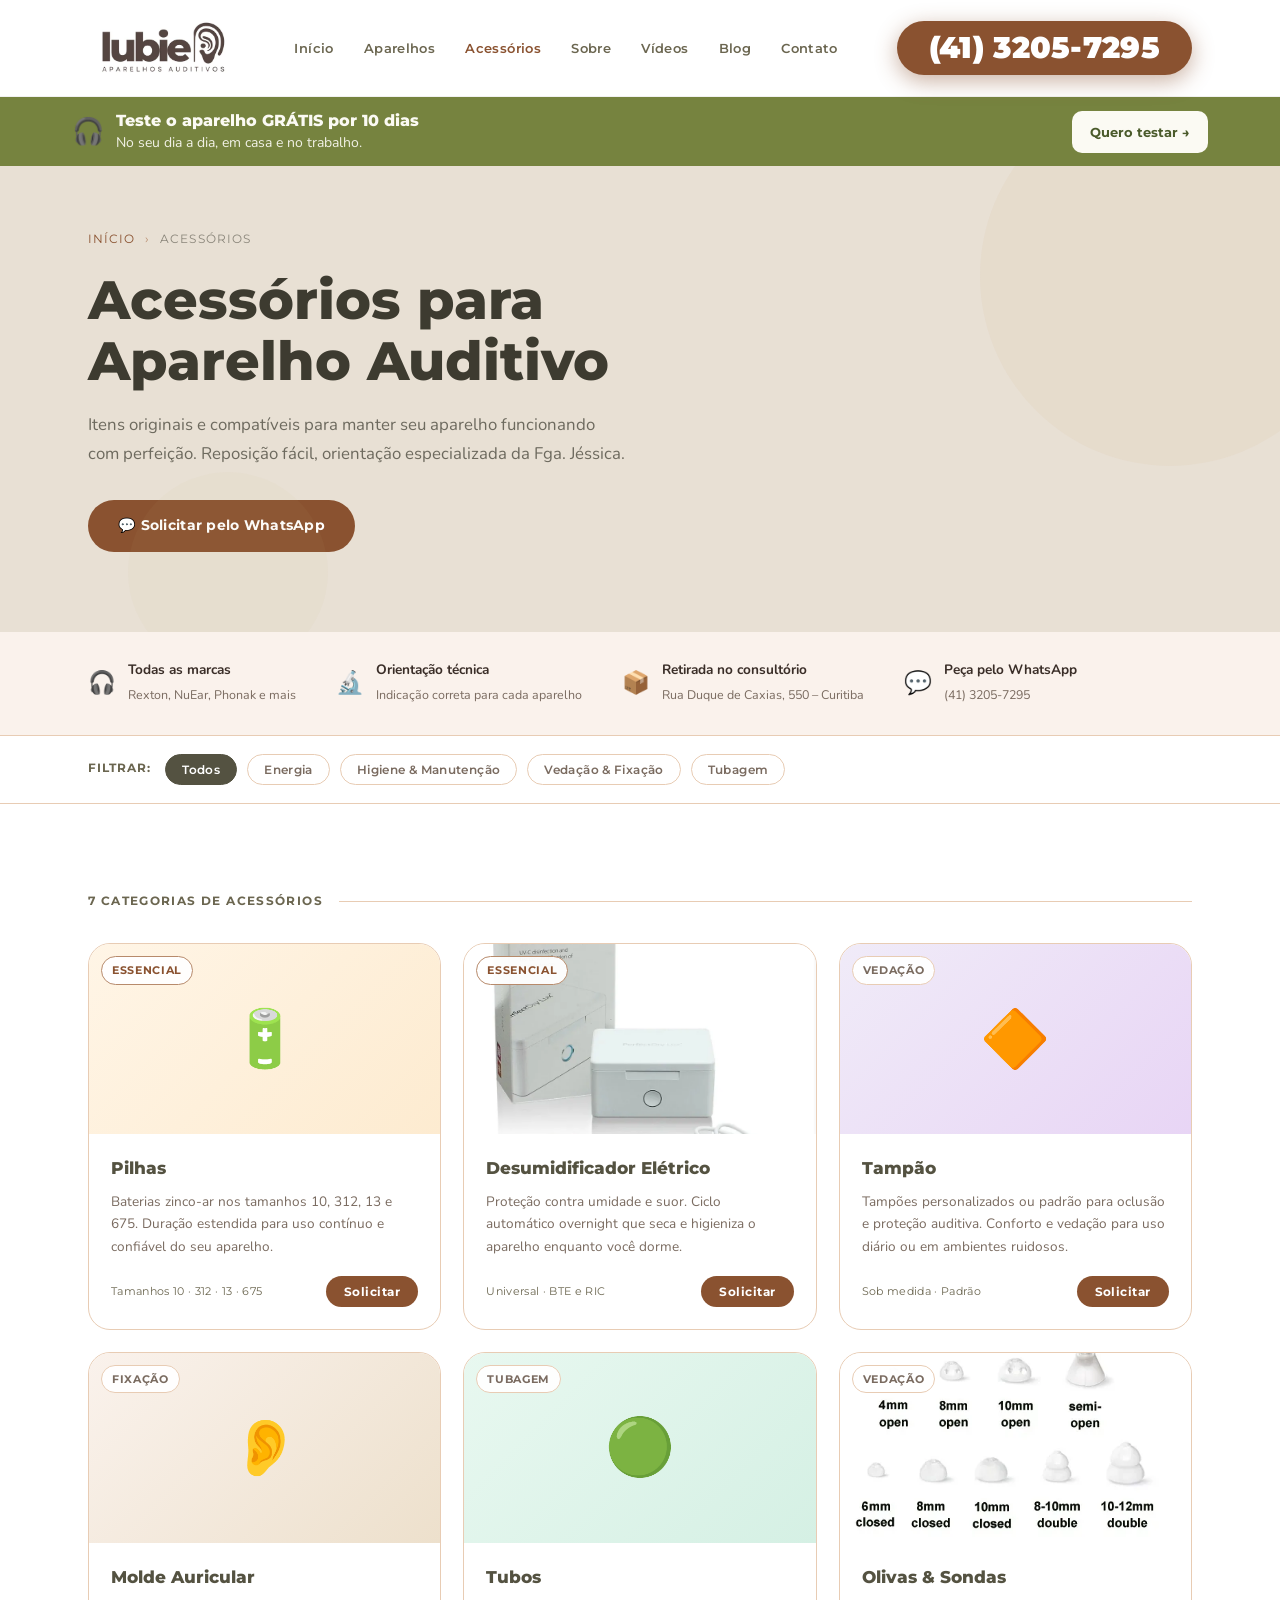
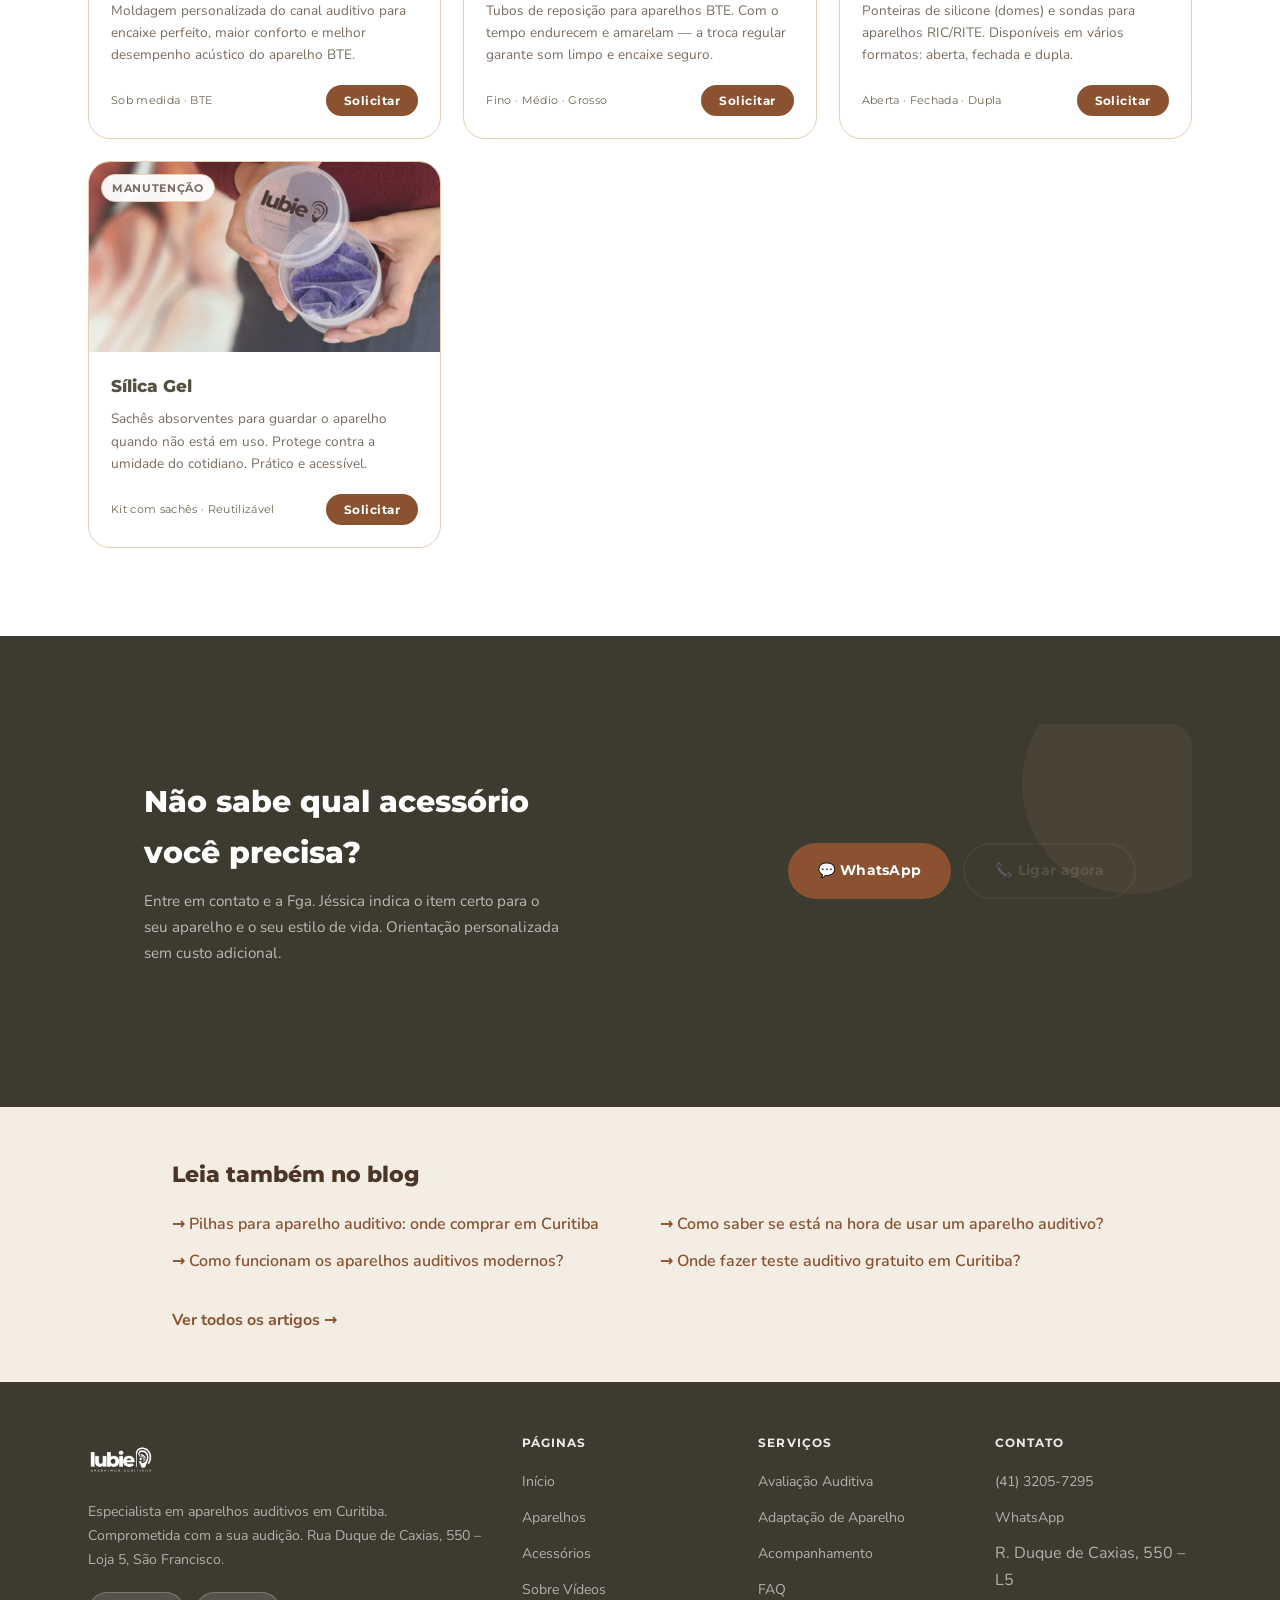
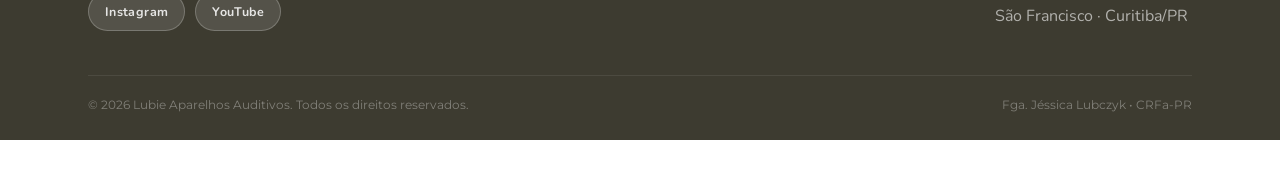
<file: acessorios.html>
<!DOCTYPE html>
<html lang="pt-BR">
<head>
<meta charset="UTF-8"/>
<meta name="viewport" content="width=device-width, initial-scale=1.0"/>
<title>Acessórios para Aparelho Auditivo – Lubie | Curitiba</title>
<meta name="description" content="Acessórios originais e compatíveis para aparelhos auditivos em Curitiba. Pilhas, desumidificadores, olivas, moldes e mais. Orientação personalizada da Fga. Jéssica."/>
<link rel="canonical" href="https://lubieaparelhosauditivos.com.br/acessorios.html"/>
<link rel="preconnect" href="https://fonts.googleapis.com"/>
<link rel="preconnect" href="https://fonts.gstatic.com" crossorigin/>
<link rel="preload" as="style" onload="this.onload=null;this.rel='stylesheet'" href="https://fonts.googleapis.com/css2?family=Montserrat:wght@400;500;600;700;800&family=Nunito:wght@300;400;500;600&display=swap"/>
  <noscript><link rel="stylesheet" href="https://fonts.googleapis.com/css2?family=Montserrat:wght@400;500;600;700;800&family=Nunito:wght@300;400;500;600&display=swap"/></noscript>
<style>
/* ── RESET ── */
*, *::before, *::after { box-sizing: border-box; margin: 0; padding: 0; }
html { scroll-behavior: smooth; }
body {
  font-family: 'Nunito', system-ui, sans-serif;
  color: #3a2e28; background: #fff;
  line-height: 1.7; font-size: 16px;
}
img { max-width: 100%; display: block; }
a { text-decoration: none; color: inherit; }

/* ── BRAND TOKENS ── */
:root {
  --marrom:      #545241;
  --marrom-esc:  #3d3b30;
  --marrom-med:  #6b6650;
  --tan:         #b78a6b;
  --salmon:      #8a5230;
  --blush:       #edd5c0;
  --creme:       #faf2ec;
  --creme-med:   #e8ccb4;
  --texto:       #3a2e28;
  --texto-light: #7a6b60;
  --sombra:      0 4px 24px rgba(84,82,65,.10);
  --sombra-h:    0 8px 36px rgba(84,82,65,.18);
  --radius:      14px;
  --radius-lg:   22px;
}

/* ── UTIL ── */
.container { max-width: 1160px; margin: 0 auto; padding: 0 28px; }
.section   { padding: 88px 0; }
.section--creme { background: var(--creme); }
.section--dark  { background: var(--marrom-esc); color: #fff; }

.pill {
  display: inline-block;
  font-family: 'Montserrat', sans-serif;
  font-size: .72rem; font-weight: 700; letter-spacing: .09em;
  text-transform: uppercase;
  color: var(--salmon); background: var(--creme);
  border: 1px solid var(--blush);
  padding: 5px 14px; border-radius: 50px; margin-bottom: 16px;
}
.pill--light { color: var(--creme); background: rgba(255,255,255,.12); border-color: rgba(255,255,255,.25); }

.sec-title {
  font-family: 'Montserrat', sans-serif;
  font-size: clamp(1.75rem, 3.8vw, 2.55rem);
  font-weight: 800; color: var(--marrom);
  line-height: 1.18; margin-bottom: 16px;
}
.sec-title--white { color: #fff; }
.sec-sub { font-size: 1.05rem; color: var(--texto-light); max-width: 560px; margin-bottom: 44px; line-height: 1.75; }
.sec-sub--white { color: rgba(255,255,255,.78); }

.btn {
  display: inline-flex; align-items: center; gap: 8px;
  padding: 14px 30px; border-radius: 50px;
  font-family: 'Montserrat', sans-serif;
  font-size: .88rem; font-weight: 700;
  letter-spacing: .02em; cursor: pointer; border: none;
  transition: all .22s;
}
.btn-primary { background: var(--salmon); color: #fff; }
.btn-primary:hover { background: #703e22; transform: translateY(-1px); box-shadow: 0 6px 20px rgba(138,82,48,.35); }
.btn-outline { background: transparent; color: var(--marrom); border: 2px solid var(--marrom); }
.btn-outline:hover { background: var(--marrom); color: #fff; }
.btn-outline-white { background: transparent; color: var(--marrom); border: 2px solid rgba(84,82,65,.4); }
.btn-outline-white:hover { background: rgba(255,255,255,.12); }

/* ── NAVBAR ── */
.nav {
  position: sticky; top: 0; z-index: 900;
  background: rgba(255,255,255,.97);
  backdrop-filter: blur(14px);
  border-bottom: 1px solid rgba(84,82,65,.08);
  transition: box-shadow .3s;
}
.nav.scrolled { box-shadow: var(--sombra); }
.nav__inner {
  display: flex; align-items: center; justify-content: space-between;
  height: 96px;
}
.nav__logo img { height: 58px; width: auto; }
.nav__links { display: flex; gap: 30px; align-items: center; }
.nav__links a {
  font-family: 'Montserrat', sans-serif;
  font-size: .82rem; font-weight: 600;
  color: var(--marrom-med); letter-spacing: .03em;
  transition: color .2s;
}
.nav__links a:hover, .nav__links a.active { color: var(--salmon); }
.nav__phone {
  font-family: 'Montserrat', sans-serif;
  font-size: 1.9rem; font-weight: 900;
  color: #fff; letter-spacing: .01em;
  background: var(--salmon); padding: 10px 32px;
  border-radius: 50px;
  box-shadow: 0 6px 22px rgba(138,82,48,.45);
  transition: background .2s, transform .2s, box-shadow .2s;
  line-height: 1.15; white-space: nowrap;
}
.nav__phone:hover { background: #703e22; transform: scale(1.02); box-shadow: 0 8px 28px rgba(138,82,48,.55); }
.hamburger { display: none; flex-direction: column; gap: 5px; cursor: pointer; padding: 4px; }
.hamburger span { width: 22px; height: 2px; background: var(--marrom); border-radius: 2px; transition: all .3s; }

/* ── PAGE HERO ── */
.page-hero {
  background: #e8e0d4;
  padding: 64px 0 80px;
  position: relative; overflow: hidden;
}
.page-hero::before {
  content: ''; position: absolute; top: -80px; right: -80px;
  width: 380px; height: 380px; border-radius: 50%;
  background: rgba(201,169,110,.08);
}
.page-hero::after {
  content: ''; position: absolute; bottom: -40px; left: 10%;
  width: 200px; height: 200px; border-radius: 50%;
  background: rgba(201,169,110,.05);
}
.breadcrumb {
  font-family: 'Montserrat', sans-serif;
  font-size: .72rem; letter-spacing: .09em; text-transform: uppercase;
  color: rgba(61,59,48,.55); margin-bottom: 20px;
}
.breadcrumb a { color: var(--salmon); }
.breadcrumb a:hover { color: var(--blush); }
.breadcrumb span { color: var(--tan); margin: 0 6px; }
.page-hero h1 {
  font-family: 'Montserrat', sans-serif;
  font-size: clamp(2rem, 5vw, 3.4rem);
  font-weight: 800; color: #3d3b30; line-height: 1.12; margin-bottom: 18px;
}
.page-hero p { font-size: 1.05rem; color: rgba(61,59,48,.72); max-width: 540px; line-height: 1.75; margin-bottom: 32px; }

/* ── INFO STRIP ── */
.info-strip {
  background: var(--creme); border-bottom: 1px solid var(--creme-med);
  padding: 26px 0;
}
.info-strip-inner { display: flex; gap: 40px; flex-wrap: wrap; align-items: center; }
.info-item { display: flex; align-items: center; gap: 12px; }
.info-item__icon { font-size: 1.4rem; }
.info-item strong { display: block; font-size: .85rem; color: var(--texto); font-weight: 700; }
.info-item span { font-size: .78rem; color: var(--texto-light); }

/* ── FILTER BAR ── */
.filter-bar {
  background: #fff; border-bottom: 1px solid var(--creme-med);
  padding: 18px 0;
  position: sticky; top: 96px; z-index: 50;
}
.filter-inner { display: flex; align-items: center; gap: 10px; flex-wrap: wrap; }
.filter-label {
  font-family: 'Montserrat', sans-serif;
  font-size: .72rem; font-weight: 700; text-transform: uppercase;
  letter-spacing: .09em; color: var(--marrom-med); margin-right: 4px;
}
.filter-btn {
  padding: 7px 16px; border-radius: 50px;
  border: 1.5px solid var(--creme-med); background: #fff;
  font-family: 'Montserrat', sans-serif;
  font-size: .78rem; font-weight: 600; cursor: pointer;
  color: var(--texto-light); transition: all .2s; letter-spacing: .03em;
}
.filter-btn:hover, .filter-btn.active {
  background: var(--marrom); border-color: var(--marrom); color: #fff;
}

/* ── PRODUCTS GRID ── */
.section-sub-label {
  font-family: 'Montserrat', sans-serif;
  font-size: .72rem; font-weight: 700; letter-spacing: .12em; text-transform: uppercase;
  color: var(--marrom-med); margin-bottom: 32px;
  display: flex; align-items: center; gap: 16px;
}
.section-sub-label::after { content: ''; flex: 1; height: 1px; background: var(--creme-med); }

.products-grid {
  display: grid;
  grid-template-columns: repeat(auto-fill, minmax(268px, 1fr));
  gap: 22px;
}

.product-card {
  background: #fff; border-radius: var(--radius-lg);
  border: 1px solid var(--creme-med); overflow: hidden;
  transition: transform .25s, box-shadow .25s, border-color .2s;
  cursor: pointer;
}
.product-card:hover {
  transform: translateY(-4px); box-shadow: var(--sombra-h);
  border-color: var(--blush);
}
.card-image {
  height: 190px; display: flex; align-items: center;
  justify-content: center; overflow: hidden; position: relative;
}
.card-image img {
  width: 100%; height: 100%; object-fit: cover;
  transition: transform .3s;
}
.product-card:hover .card-image img { transform: scale(1.04); }
.card-icon { font-size: 3.5rem; transition: transform .3s; }
.product-card:hover .card-icon { transform: scale(1.08); }
.card-tag {
  position: absolute; top: 12px; left: 12px;
  background: rgba(255,255,255,.95);
  border: 1px solid var(--creme-med);
  border-radius: 50px; font-family: 'Montserrat', sans-serif;
  font-size: .68rem; padding: 4px 10px; font-weight: 700;
  color: var(--texto-light); letter-spacing: .06em; text-transform: uppercase;
}
.card-tag.essencial { border-color: var(--tan); color: var(--salmon); }
.card-body { padding: 20px 22px 22px; }
.card-title {
  font-family: 'Montserrat', sans-serif;
  font-size: 1.05rem; font-weight: 800;
  color: var(--marrom); margin-bottom: 8px;
}
.card-desc { font-size: .85rem; color: var(--texto-light); line-height: 1.65; margin-bottom: 18px; }
.card-footer { display: flex; align-items: center; justify-content: space-between; gap: 8px; }
.card-compat {
  font-family: 'Montserrat', sans-serif;
  font-size: .7rem; color: var(--marrom-med); letter-spacing: .03em;
}
.card-cta {
  background: var(--salmon); color: #fff; border: none;
  padding: 8px 18px; border-radius: 50px;
  font-family: 'Montserrat', sans-serif;
  font-size: .78rem; font-weight: 700; cursor: pointer;
  letter-spacing: .04em; transition: background .2s;
  white-space: nowrap;
}
.card-cta:hover { background: #703e22; }

/* BG COLORS */
.bg-pilha  { background: linear-gradient(135deg, #FFF5E6, #FDEBD0); }
.bg-desumi { background: linear-gradient(135deg, #E8F4FD, #D6EAF8); }
.bg-tampao { background: linear-gradient(135deg, #F0EBF8, #E8D5F5); }
.bg-molde  { background: linear-gradient(135deg, #FAF2EC, #EDE0CC); }
.bg-tubo   { background: linear-gradient(135deg, #E8F8F0, #D5F0E4); }
.bg-oliva  { background: linear-gradient(135deg, #faf2ec, #edd5c0); }
.bg-silica { background: linear-gradient(135deg, #F0F8E8, #DCF0D2); }

/* ── CTA DARK ── */
.cta-dark {
  background: var(--marrom-esc); border-radius: var(--radius-lg);
  padding: 52px 56px; display: flex; align-items: center;
  justify-content: space-between; gap: 28px;
  position: relative; overflow: hidden;
}
.cta-dark::before {
  content: ''; position: absolute; right: -50px; top: -50px;
  width: 220px; height: 220px; border-radius: 50%;
  background: rgba(201,169,110,.08);
}
.cta-dark h2 {
  font-family: 'Montserrat', sans-serif;
  font-size: clamp(1.4rem, 3vw, 1.9rem);
  font-weight: 800; color: #fff; margin-bottom: 10px;
}
.cta-dark p { font-size: .95rem; color: rgba(255,255,255,.65); max-width: 420px; line-height: 1.7; }
.cta-btns { display: flex; gap: 12px; flex-shrink: 0; flex-wrap: wrap; }

/* ── SOCIAL ── */
.social-row { display: flex; gap: 10px; margin-top: 8px; flex-wrap: wrap; }
.social-btn {
  display: flex; align-items: center; gap: 7px;
  background: rgba(255,255,255,.12); border: 1px solid rgba(255,255,255,.22);
  color: rgba(255,255,255,.85); padding: 8px 16px; border-radius: 50px;
  font-size: .78rem; font-weight: 700; letter-spacing: .03em; transition: all .2s;
}
.social-btn:hover { background: rgba(255,255,255,.22); }

/* ── FOOTER ── */
footer { background: var(--marrom-esc); color: rgba(255,255,255,.6); padding: 52px 0 24px; }
.footer__grid {
  display: grid; grid-template-columns: 2fr 1fr 1fr 1fr;
  gap: 40px; margin-bottom: 44px;
}
.footer__logo { display: block; height: 52px; width: auto; margin-bottom: 14px; filter: brightness(0) invert(1); }
.footer__desc { font-size: .88rem; line-height: 1.7; margin-bottom: 20px; }
.footer__h {
  font-family: 'Montserrat', sans-serif;
  font-size: .72rem; font-weight: 700; text-transform: uppercase;
  letter-spacing: .09em; color: rgba(255,255,255,.9); margin-bottom: 14px;
}
.footer__ul { list-style: none; display: flex; flex-direction: column; gap: 9px; }
.footer__ul a { font-size: .88rem; transition: color .2s; }
.footer__ul a:hover { color: var(--blush); }
.footer__bottom {
  border-top: 1px solid rgba(255,255,255,.08); padding-top: 20px;
  display: flex; align-items: center; justify-content: space-between;
  font-family: 'Montserrat', sans-serif; font-size: .72rem; color: rgba(255,255,255,.35);
}

/* ── RESPONSIVE ── */
@media(max-width: 960px) {
  .cta-dark { flex-direction: column; align-items: flex-start; padding: 36px 32px; }
  .footer__grid { grid-template-columns: 1fr 1fr; }
}
@media(max-width: 640px) {
  .section { padding: 60px 0; }
  .nav__links { display: none; }
  .hamburger { display: flex; }
  .nav__phone { font-size: 1rem; padding: 7px 16px; }
  .nav__inner { height: 72px; }
  .nav__logo img { height: 42px; }
  .filter-bar { top: 72px; }
  .nav__links.open {
    display: flex; flex-direction: column;
    position: absolute; top: 72px; left: 0; right: 0;
    background: #fff; padding: 20px 28px;
    box-shadow: var(--sombra); gap: 18px;
    border-top: 1px solid var(--creme-med);
  }
  .info-strip-inner { gap: 20px; }
  .footer__grid { grid-template-columns: 1fr; }
  .footer__bottom { flex-direction: column; gap: 8px; text-align: center; }
  .cta-dark { padding: 32px 24px; }
  .cta-btns { flex-direction: column; width: 100%; }
  .cta-btns .btn { justify-content: center; }
}
</style>
</head>
<body>

<!-- NAVBAR -->
<nav class="nav" id="nav">
  <div class="container">
    <div class="nav__inner">
      <a href="index.html" class="nav__logo">
        <img src="logo.webp" alt="Lubie Aparelhos Auditivos"/>
      </a>
            <div class="nav__links" id="navLinks">
        <a href="index.html">Início</a>
        <a href="aparelhos.html">Aparelhos</a>
        <a href="acessorios.html" class="active">Acessórios</a>
        <a href="sobre.html">Sobre</a>
        <a href=videos.html>Vídeos</a>
        <a href="blog.html">Blog</a>
        <a href="contato.html">Contato</a>
      </div>
      <a href="tel:4132057295" class="nav__phone">(41) 3205-7295</a>
      <div class="hamburger" id="ham" onclick="toggleNav()">
        <span></span><span></span><span></span>
      </div>
    </div>
  </div>
</nav>

<!-- FAIXA DESTAQUE — Teste 10 dias grátis -->
<style>
  .faixa10{background:#76833f;color:#fbfaf3;}
  .faixa10__inner{max-width:1180px;margin:0 auto;padding:13px 22px;display:flex;align-items:center;justify-content:space-between;gap:16px;flex-wrap:wrap;}
  .faixa10__txt{display:flex;align-items:center;gap:12px;line-height:1.35;}
  .faixa10__icon{font-size:26px;line-height:1;flex-shrink:0;}
  .faixa10__strong{font-family:'Montserrat',sans-serif;font-weight:800;font-size:16px;display:block;}
  .faixa10__sub{font-size:14px;opacity:.93;}
  .faixa10__btn{background:#fbfaf3;color:#4a5a2a;font-family:'Montserrat',sans-serif;font-weight:700;font-size:13px;padding:10px 18px;border-radius:10px;white-space:nowrap;text-decoration:none;transition:transform .15s,box-shadow .15s;flex-shrink:0;}
  .faixa10__btn:hover{transform:translateY(-2px);box-shadow:0 6px 20px rgba(0,0,0,.18);}
  @media(max-width:640px){
    .faixa10__inner{flex-direction:column;text-align:center;padding:14px 18px;}
    .faixa10__txt{flex-direction:column;gap:6px;}
    .faixa10__btn{width:100%;text-align:center;}
  }
</style>
<div class="faixa10" role="region" aria-label="Teste gratuito de 10 dias">
  <div class="faixa10__inner">
    <div class="faixa10__txt">
      <span class="faixa10__icon" aria-hidden="true">🎧</span>
      <span>
        <span class="faixa10__strong">Teste o aparelho GRÁTIS por 10 dias</span>
        <span class="faixa10__sub">No seu dia a dia, em casa e no trabalho.</span>
      </span>
    </div>
    <a class="faixa10__btn" href="https://wa.me/554132057295?text=Ol%C3%A1%21+Quero+saber+como+funciona+o+teste+de+10+dias+sem+compromisso." target="_blank" rel="noopener">Quero testar →</a>
  </div>
</div>

<!-- PAGE HERO -->
<section class="page-hero">
  <div class="container">
    <div class="breadcrumb"><a href="index.html">Início</a> <span>›</span> Acessórios</div>
    <h1>Acessórios para<br/>Aparelho Auditivo</h1>
    <p>Itens originais e compatíveis para manter seu aparelho funcionando com perfeição. Reposição fácil, orientação especializada da Fga. Jéssica.</p>
    <a href="https://wa.me/554132057295?text=Ol%C3%A1!+Gostaria+de+solicitar+um+acess%C3%B3rio+para+aparelho+auditivo." target="_blank" class="btn btn-primary">💬 Solicitar pelo WhatsApp</a>
  </div>
</section>

<!-- INFO STRIP -->
<div class="info-strip">
  <div class="container">
    <div class="info-strip-inner">
      <div class="info-item">
        <div class="info-item__icon">🎧</div>
        <div><strong>Todas as marcas</strong><span>Rexton, NuEar, Phonak e mais</span></div>
      </div>
      <div class="info-item">
        <div class="info-item__icon">🔬</div>
        <div><strong>Orientação técnica</strong><span>Indicação correta para cada aparelho</span></div>
      </div>
      <div class="info-item">
        <div class="info-item__icon">📦</div>
        <div><strong>Retirada no consultório</strong><span>Rua Duque de Caxias, 550 – Curitiba</span></div>
      </div>
      <div class="info-item">
        <div class="info-item__icon">💬</div>
        <div><strong>Peça pelo WhatsApp</strong><span>(41) 3205-7295</span></div>
      </div>
    </div>
  </div>
</div>

<!-- FILTER BAR -->
<div class="filter-bar">
  <div class="container">
    <div class="filter-inner">
      <span class="filter-label">Filtrar:</span>
      <button class="filter-btn active" data-cat="todos">Todos</button>
      <button class="filter-btn" data-cat="energia">Energia</button>
      <button class="filter-btn" data-cat="manutencao">Higiene & Manutenção</button>
      <button class="filter-btn" data-cat="vedacao">Vedação & Fixação</button>
      <button class="filter-btn" data-cat="tubagem">Tubagem</button>
    </div>
  </div>
</div>

<!-- PRODUCTS -->
<section class="section">
  <div class="container">
    <div class="section-sub-label" id="sectionLabel">7 categorias de acessórios</div>
    <div class="products-grid" id="productsGrid">

      <!-- Pilhas -->
      <div class="product-card" data-cat="energia">
        <div class="card-image bg-pilha">
          <span class="card-icon">🔋</span>
          <span class="card-tag essencial">Essencial</span>
        </div>
        <div class="card-body">
          <div class="card-title">Pilhas</div>
          <div class="card-desc">Baterias zinco-ar nos tamanhos 10, 312, 13 e 675. Duração estendida para uso contínuo e confiável do seu aparelho.</div>
          <div class="card-footer">
            <span class="card-compat">Tamanhos 10 · 312 · 13 · 675</span>
            <button class="card-cta" onclick="solicitar('Pilhas')">Solicitar</button>
          </div>
        </div>
      </div>

      <!-- Desumidificador -->
      <div class="product-card" data-cat="manutencao">
        <div class="card-image bg-desumi" style="overflow:hidden">
          <img src="Acessorios-Desumidificador.webp" alt="Desumidificador Elétrico" style="width:100%;height:100%;object-fit:cover"/>
          <span class="card-tag essencial">Essencial</span>
        </div>
        <div class="card-body">
          <div class="card-title">Desumidificador Elétrico</div>
          <div class="card-desc">Proteção contra umidade e suor. Ciclo automático overnight que seca e higieniza o aparelho enquanto você dorme.</div>
          <div class="card-footer">
            <span class="card-compat">Universal · BTE e RIC</span>
            <button class="card-cta" onclick="solicitar('Desumidificador Elétrico')">Solicitar</button>
          </div>
        </div>
      </div>

      <!-- Tampão -->
      <div class="product-card" data-cat="vedacao">
        <div class="card-image bg-tampao">
          <span class="card-icon">🔶</span>
          <span class="card-tag">Vedação</span>
        </div>
        <div class="card-body">
          <div class="card-title">Tampão</div>
          <div class="card-desc">Tampões personalizados ou padrão para oclusão e proteção auditiva. Conforto e vedação para uso diário ou em ambientes ruidosos.</div>
          <div class="card-footer">
            <span class="card-compat">Sob medida · Padrão</span>
            <button class="card-cta" onclick="solicitar('Tampão')">Solicitar</button>
          </div>
        </div>
      </div>

      <!-- Molde Auricular -->
      <div class="product-card" data-cat="vedacao">
        <div class="card-image bg-molde">
          <span class="card-icon">👂</span>
          <span class="card-tag">Fixação</span>
        </div>
        <div class="card-body">
          <div class="card-title">Molde Auricular</div>
          <div class="card-desc">Moldagem personalizada do canal auditivo para encaixe perfeito, maior conforto e melhor desempenho acústico do aparelho BTE.</div>
          <div class="card-footer">
            <span class="card-compat">Sob medida · BTE</span>
            <button class="card-cta" onclick="solicitar('Molde Auricular')">Solicitar</button>
          </div>
        </div>
      </div>

      <!-- Tubos -->
      <div class="product-card" data-cat="tubagem">
        <div class="card-image bg-tubo">
          <span class="card-icon">🟢</span>
          <span class="card-tag">Tubagem</span>
        </div>
        <div class="card-body">
          <div class="card-title">Tubos</div>
          <div class="card-desc">Tubos de reposição para aparelhos BTE. Com o tempo endurecem e amarelam — a troca regular garante som limpo e encaixe seguro.</div>
          <div class="card-footer">
            <span class="card-compat">Fino · Médio · Grosso</span>
            <button class="card-cta" onclick="solicitar('Tubos')">Solicitar</button>
          </div>
        </div>
      </div>

      <!-- Olivas & Sondas -->
      <div class="product-card" data-cat="vedacao">
        <div class="card-image bg-oliva" style="overflow:hidden">
          <img src="Acessorios-Olivas.webp" alt="Olivas e Sondas" style="width:100%;height:100%;object-fit:cover"/>
          <span class="card-tag">Vedação</span>
        </div>
        <div class="card-body">
          <div class="card-title">Olivas & Sondas</div>
          <div class="card-desc">Ponteiras de silicone (domes) e sondas para aparelhos RIC/RITE. Disponíveis em vários formatos: aberta, fechada e dupla.</div>
          <div class="card-footer">
            <span class="card-compat">Aberta · Fechada · Dupla</span>
            <button class="card-cta" onclick="solicitar('Olivas e Sondas')">Solicitar</button>
          </div>
        </div>
      </div>

      <!-- Sílica Gel -->
      <div class="product-card" data-cat="manutencao">
        <div class="card-image bg-silica" style="overflow:hidden">
          <img src="Acessorios-Silica.webp" alt="Sílica Gel" style="width:100%;height:100%;object-fit:cover"/>
          <span class="card-tag">Manutenção</span>
        </div>
        <div class="card-body">
          <div class="card-title">Sílica Gel</div>
          <div class="card-desc">Sachês absorventes para guardar o aparelho quando não está em uso. Protege contra a umidade do cotidiano. Prático e acessível.</div>
          <div class="card-footer">
            <span class="card-compat">Kit com sachês · Reutilizável</span>
            <button class="card-cta" onclick="solicitar('Sílica Gel')">Solicitar</button>
          </div>
        </div>
      </div>

    </div>
  </div>
</section>

<!-- CTA -->
<section class="section section--dark">
  <div class="container">
    <div class="cta-dark">
      <div>
        <h2>Não sabe qual acessório<br/>você precisa?</h2>
        <p>Entre em contato e a Fga. Jéssica indica o item certo para o seu aparelho e o seu estilo de vida. Orientação personalizada sem custo adicional.</p>
      </div>
      <div class="cta-btns">
        <a href="https://wa.me/554132057295?text=Ol%C3%A1!+Gostaria+de+saber+mais+sobre+acess%C3%B3rios+para+aparelho+auditivo." target="_blank" class="btn btn-primary">💬 WhatsApp</a>
        <a href="tel:4132057295" class="btn btn-outline-white">📞 Ligar agora</a>
      </div>
    </div>
  </div>
</section>

<!-- FOOTER -->

<section style="background:#f3ede4;padding:48px 0">
  <div style="max-width:980px;margin:0 auto;padding:0 22px">
    <h2 style="font-family:'Montserrat',sans-serif;font-weight:800;color:#4a3526;font-size:1.4rem;margin-bottom:18px">Leia também no blog</h2>
    <ul style="list-style:none;padding:0;margin:0;columns:2;column-gap:40px"><li style="margin-bottom:10px"><a href="https://blog.lubieaparelhosauditivos.com.br/post/pilhas-para-aparelho-auditivo-onde-comprar-em-curitiba" target="_blank" rel="noopener" style="color:#8a5230;font-weight:600;text-decoration:none">→ Pilhas para aparelho auditivo: onde comprar em Curitiba</a></li><li style="margin-bottom:10px"><a href="https://blog.lubieaparelhosauditivos.com.br/post/como-funcionam-os-aparelhos-auditivos-modernos" target="_blank" rel="noopener" style="color:#8a5230;font-weight:600;text-decoration:none">→ Como funcionam os aparelhos auditivos modernos?</a></li><li style="margin-bottom:10px"><a href="https://blog.lubieaparelhosauditivos.com.br/post/como-saber-se-est%C3%A1-na-hora-de-usar-um-aparelho-auditivo" target="_blank" rel="noopener" style="color:#8a5230;font-weight:600;text-decoration:none">→ Como saber se está na hora de usar um aparelho auditivo?</a></li><li style="margin-bottom:10px"><a href="https://blog.lubieaparelhosauditivos.com.br/post/onde-fazer-teste-auditivo-gratuito-em-curitiba-avalia%C3%A7%C3%A3o-com-aparelhos-auditivos-na-lubie" target="_blank" rel="noopener" style="color:#8a5230;font-weight:600;text-decoration:none">→ Onde fazer teste auditivo gratuito em Curitiba?</a></li></ul>
    <div style="margin-top:22px"><a href="blog.html" style="color:#8a5230;font-weight:700;text-decoration:none">Ver todos os artigos →</a></div>
  </div>
</section>
<footer>
  <div class="container">
    <div class="footer__grid">
      <div>
        <img class="footer__logo" src="Logo1.webp" alt="Lubie Aparelhos Auditivos"/>
        <p class="footer__desc">Especialista em aparelhos auditivos em Curitiba. Comprometida com a sua audição. Rua Duque de Caxias, 550 – Loja 5, São Francisco.</p>
        <div class="social-row">
          <a href="https://www.instagram.com/lubie.aparelhosauditivos/" target="_blank" class="social-btn">Instagram</a>
          <a href="https://www.youtube.com/@LubieAparelhosAuditivos" target="_blank" class="social-btn">YouTube</a>
        </div>
      </div>
      <div>
        <p class="footer__h">Páginas</p>
        <ul class="footer__ul">
          <li><a href="index.html">Início</a></li>
          <li><a href="aparelhos.html">Aparelhos</a></li>
          <li><a href="acessorios.html">Acessórios</a></li>
          <li><a href="sobre.html">Sobre</a>
        <a href=videos.html>Vídeos</a></li>
        </ul>
      </div>
      <div>
        <p class="footer__h">Serviços</p>
        <ul class="footer__ul">
          <li><a href="sobre.html">Avaliação Auditiva</a></li>
          <li><a href="sobre.html">Adaptação de Aparelho</a></li>
          <li><a href="sobre.html">Acompanhamento</a></li>
          <li><a href="index.html#faq">FAQ</a></li>
        </ul>
      </div>
      <div>
        <p class="footer__h">Contato</p>
        <ul class="footer__ul">
          <li><a href="tel:4132057295">(41) 3205-7295</a></li>
          <li><a href="https://wa.me/554132057295">WhatsApp</a></li>
          <li>R. Duque de Caxias, 550 – L5</li>
          <li>São Francisco · Curitiba/PR</li>
        </ul>
      </div>
    </div>
    <div class="footer__bottom">
      <span>© 2026 Lubie Aparelhos Auditivos. Todos os direitos reservados.</span>
      <span>Fga. Jéssica Lubczyk • CRFa-PR</span>
    </div>
  </div>
</footer>

<script>
  // Nav scroll shadow
  window.addEventListener('scroll', function() {
    document.getElementById('nav').classList.toggle('scrolled', window.scrollY > 10);
  });

  // Hamburger
  function toggleNav() {
    document.getElementById('navLinks').classList.toggle('open');
  }
  document.querySelectorAll('.nav__links a').forEach(function(a) {
    a.addEventListener('click', function() {
      document.getElementById('navLinks').classList.remove('open');
    });
  });

  // Filtro
  document.querySelectorAll('.filter-btn').forEach(function(btn) {
    btn.addEventListener('click', function() {
      document.querySelectorAll('.filter-btn').forEach(function(b) { b.classList.remove('active'); });
      btn.classList.add('active');
      var cat = btn.dataset.cat;
      document.querySelectorAll('.product-card').forEach(function(card) {
        card.style.display = (cat === 'todos' || card.dataset.cat === cat) ? '' : 'none';
      });
      var visible = document.querySelectorAll('#productsGrid .product-card:not([style*="none"])').length;
      document.getElementById('sectionLabel').textContent = visible + (visible === 1 ? ' categoria' : ' categorias') + ' de acessórios';
    });
  });

  // Solicitar via WhatsApp
  function solicitar(nome) {
    var msg = encodeURIComponent('Olá! Gostaria de solicitar o acessório: ' + nome);
    window.open('https://wa.me/554132057295?text=' + msg, '_blank');
  }
</script>
<a href="https://wa.me/554132057295?text=Ol%C3%A1!%20Gostaria%20de%20agendar%20uma%20avalia%C3%A7%C3%A3o%20auditiva%20gratuita." target="_blank" rel="noopener" class="wa" title="Fale pelo WhatsApp" onclick="trackContactClick('whatsapp')" aria-label="WhatsApp">
  <svg xmlns="http://www.w3.org/2000/svg" viewBox="0 0 24 24" fill="#fff" width="32" height="32"><path d="M17.472 14.382c-.297-.149-1.758-.867-2.03-.967-.273-.099-.471-.148-.67.15-.197.297-.767.966-.94 1.164-.173.199-.347.223-.644.075-.297-.15-1.255-.463-2.39-1.475-.883-.788-1.48-1.761-1.653-2.059-.173-.297-.018-.458.13-.606.134-.133.298-.347.446-.52.149-.174.198-.298.298-.497.099-.198.05-.371-.025-.52-.075-.149-.669-1.612-.916-2.207-.242-.579-.487-.5-.669-.51-.173-.008-.371-.01-.57-.01-.198 0-.52.074-.792.372-.272.297-1.04 1.016-1.04 2.479 0 1.462 1.065 2.875 1.213 3.074.149.198 2.096 3.2 5.077 4.487.709.306 1.262.489 1.694.625.712.227 1.36.195 1.871.118.571-.085 1.758-.719 2.006-1.413.248-.694.248-1.289.173-1.413-.074-.124-.272-.198-.57-.347m-5.421 7.403h-.004a9.87 9.87 0 01-5.031-1.378l-.361-.214-3.741.982.998-3.648-.235-.374a9.86 9.86 0 01-1.51-5.26c.001-5.45 4.436-9.884 9.888-9.884 2.64 0 5.122 1.03 6.988 2.898a9.825 9.825 0 012.893 6.994c-.003 5.45-4.437 9.884-9.885 9.884m8.413-18.297A11.815 11.815 0 0012.05 0C5.495 0 .16 5.335.157 11.892c0 2.096.547 4.142 1.588 5.945L.057 24l6.305-1.654a11.882 11.882 0 005.683 1.448h.005c6.554 0 11.89-5.335 11.893-11.893a11.821 11.821 0 00-3.48-8.413z"/></svg>
</a>
</body>
</html>
</file>
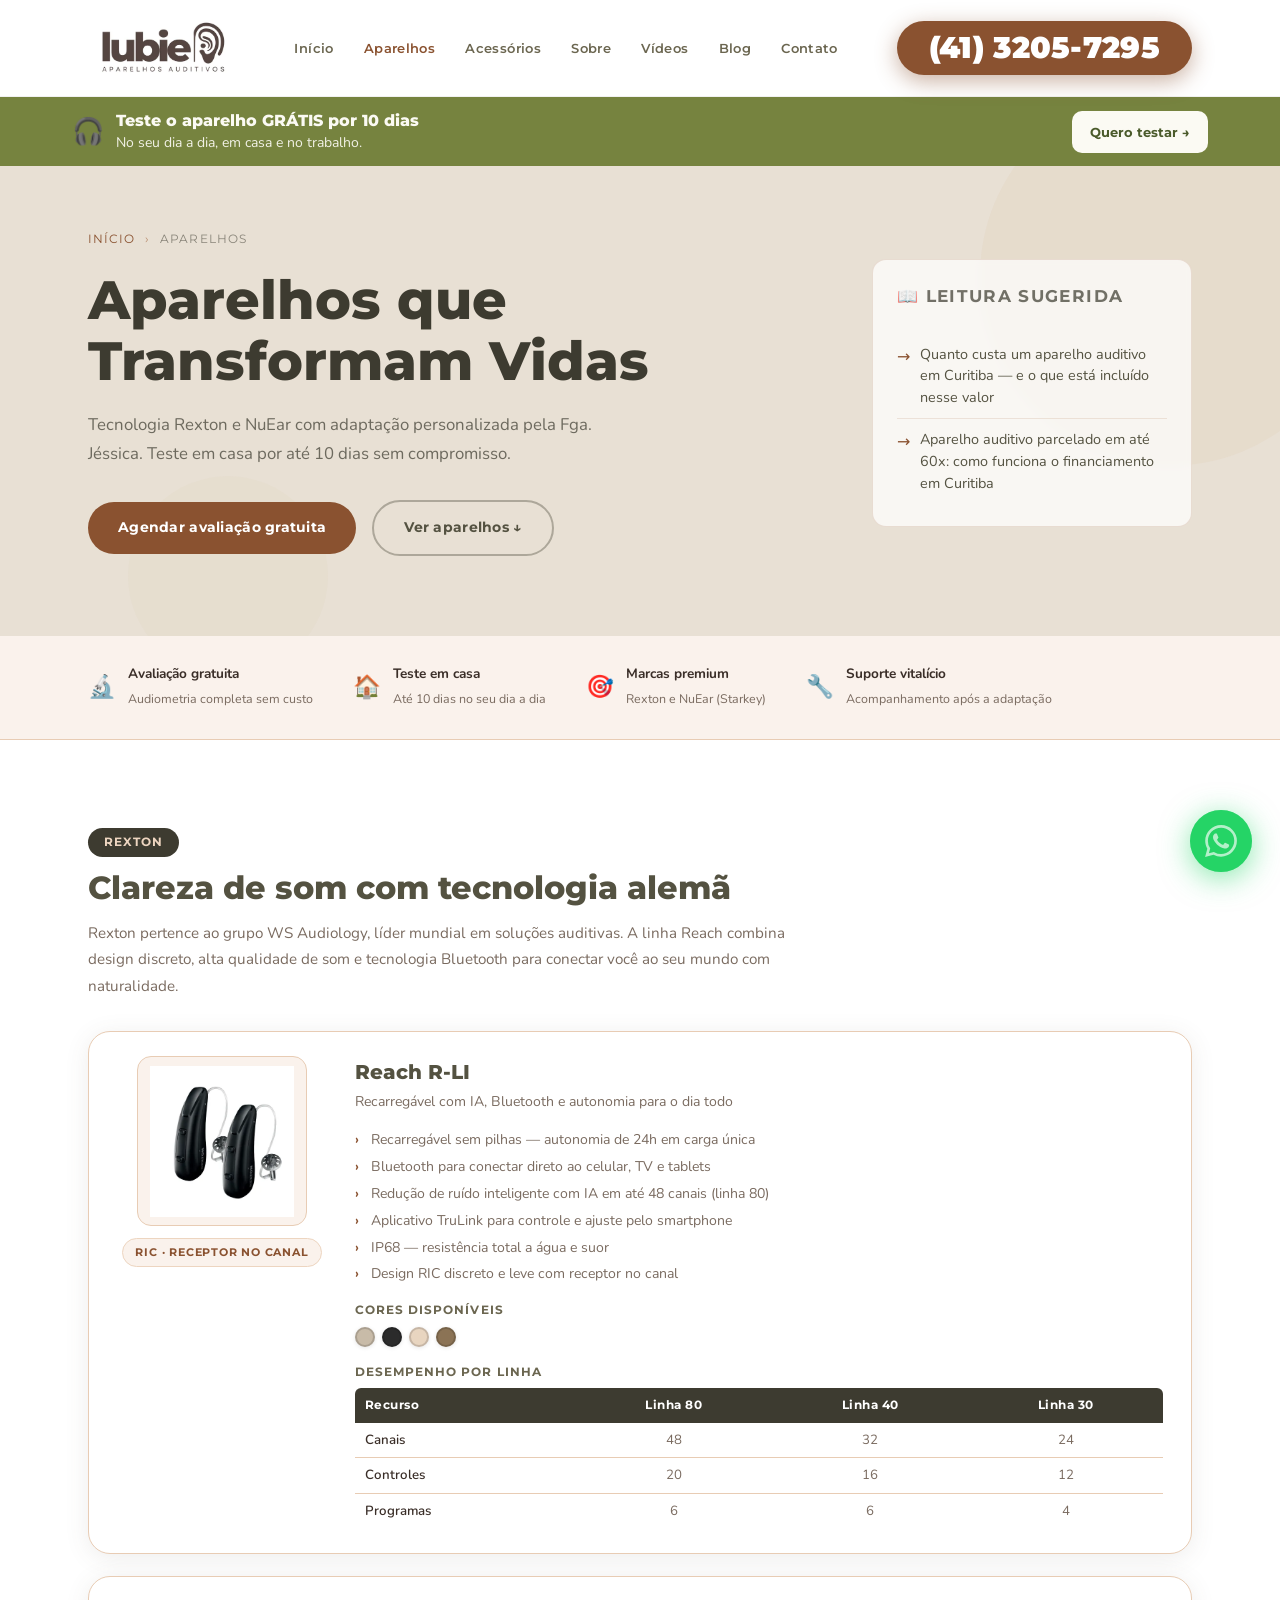
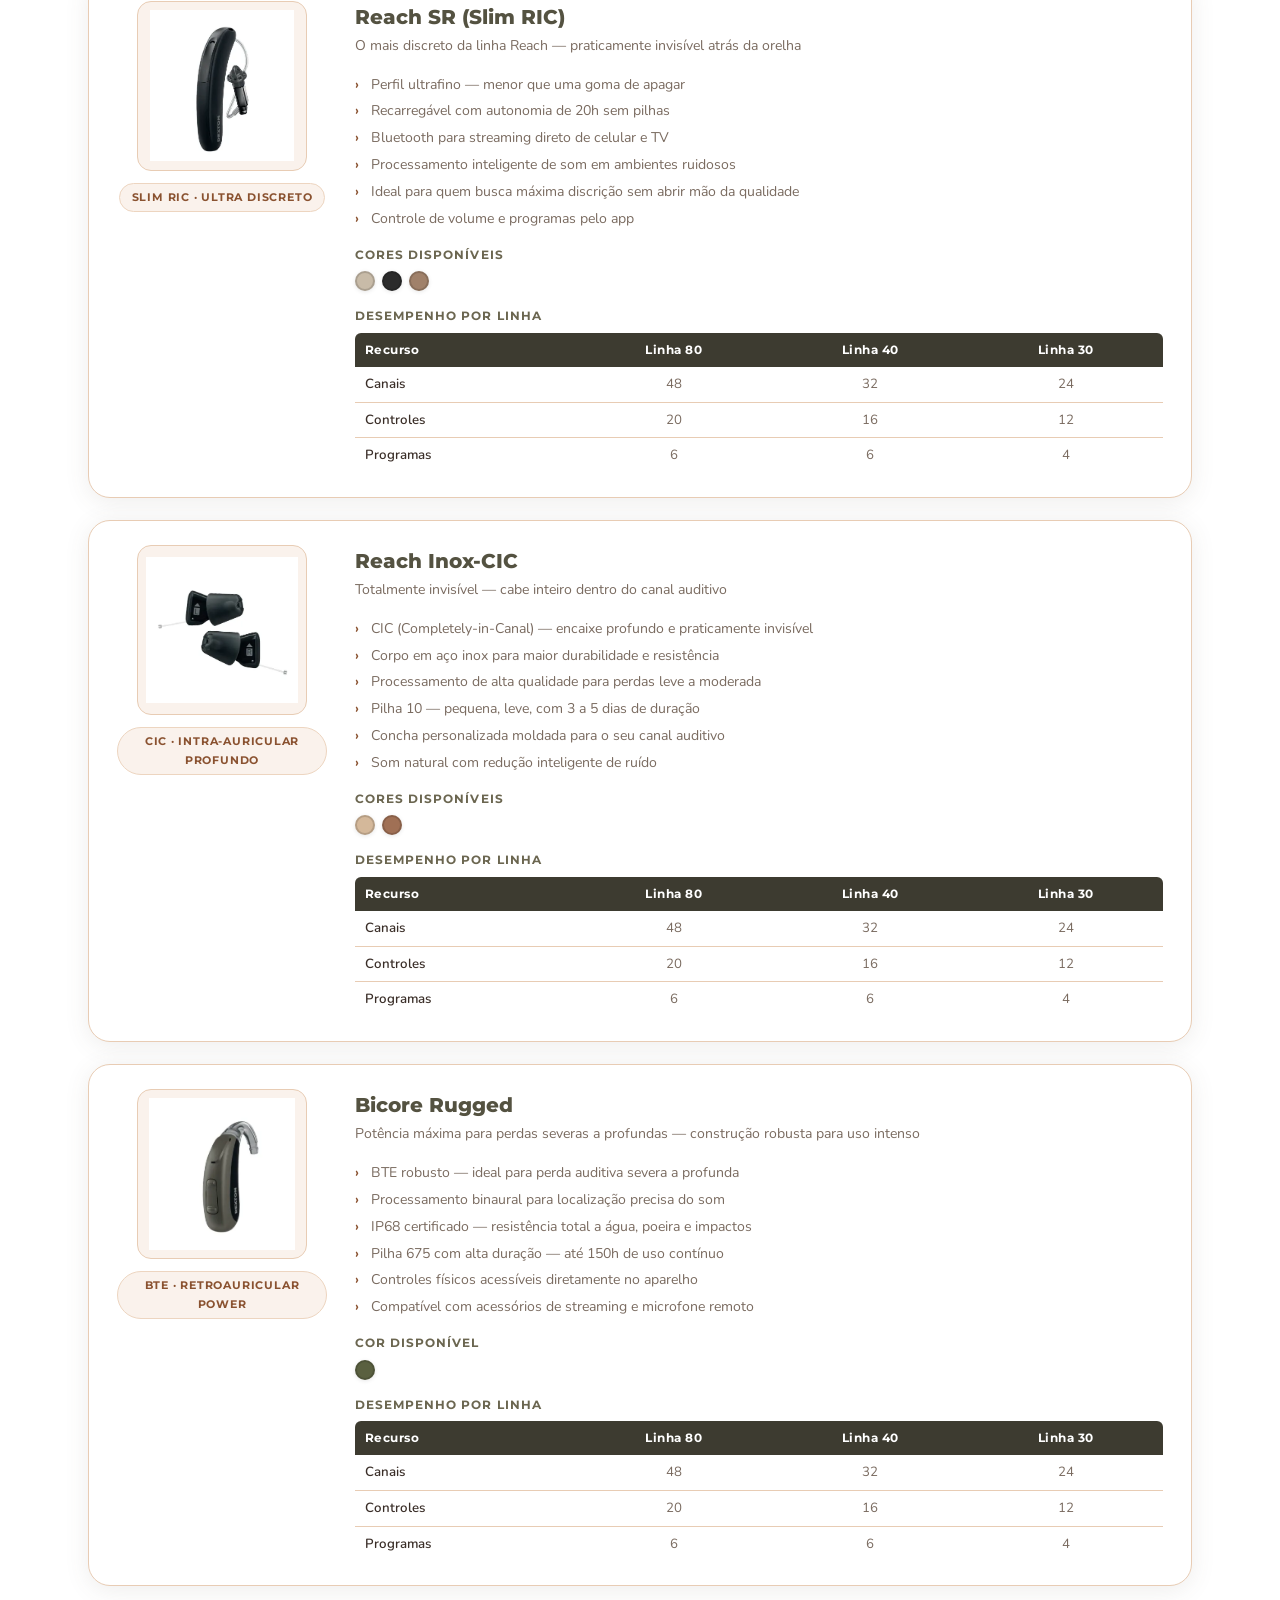
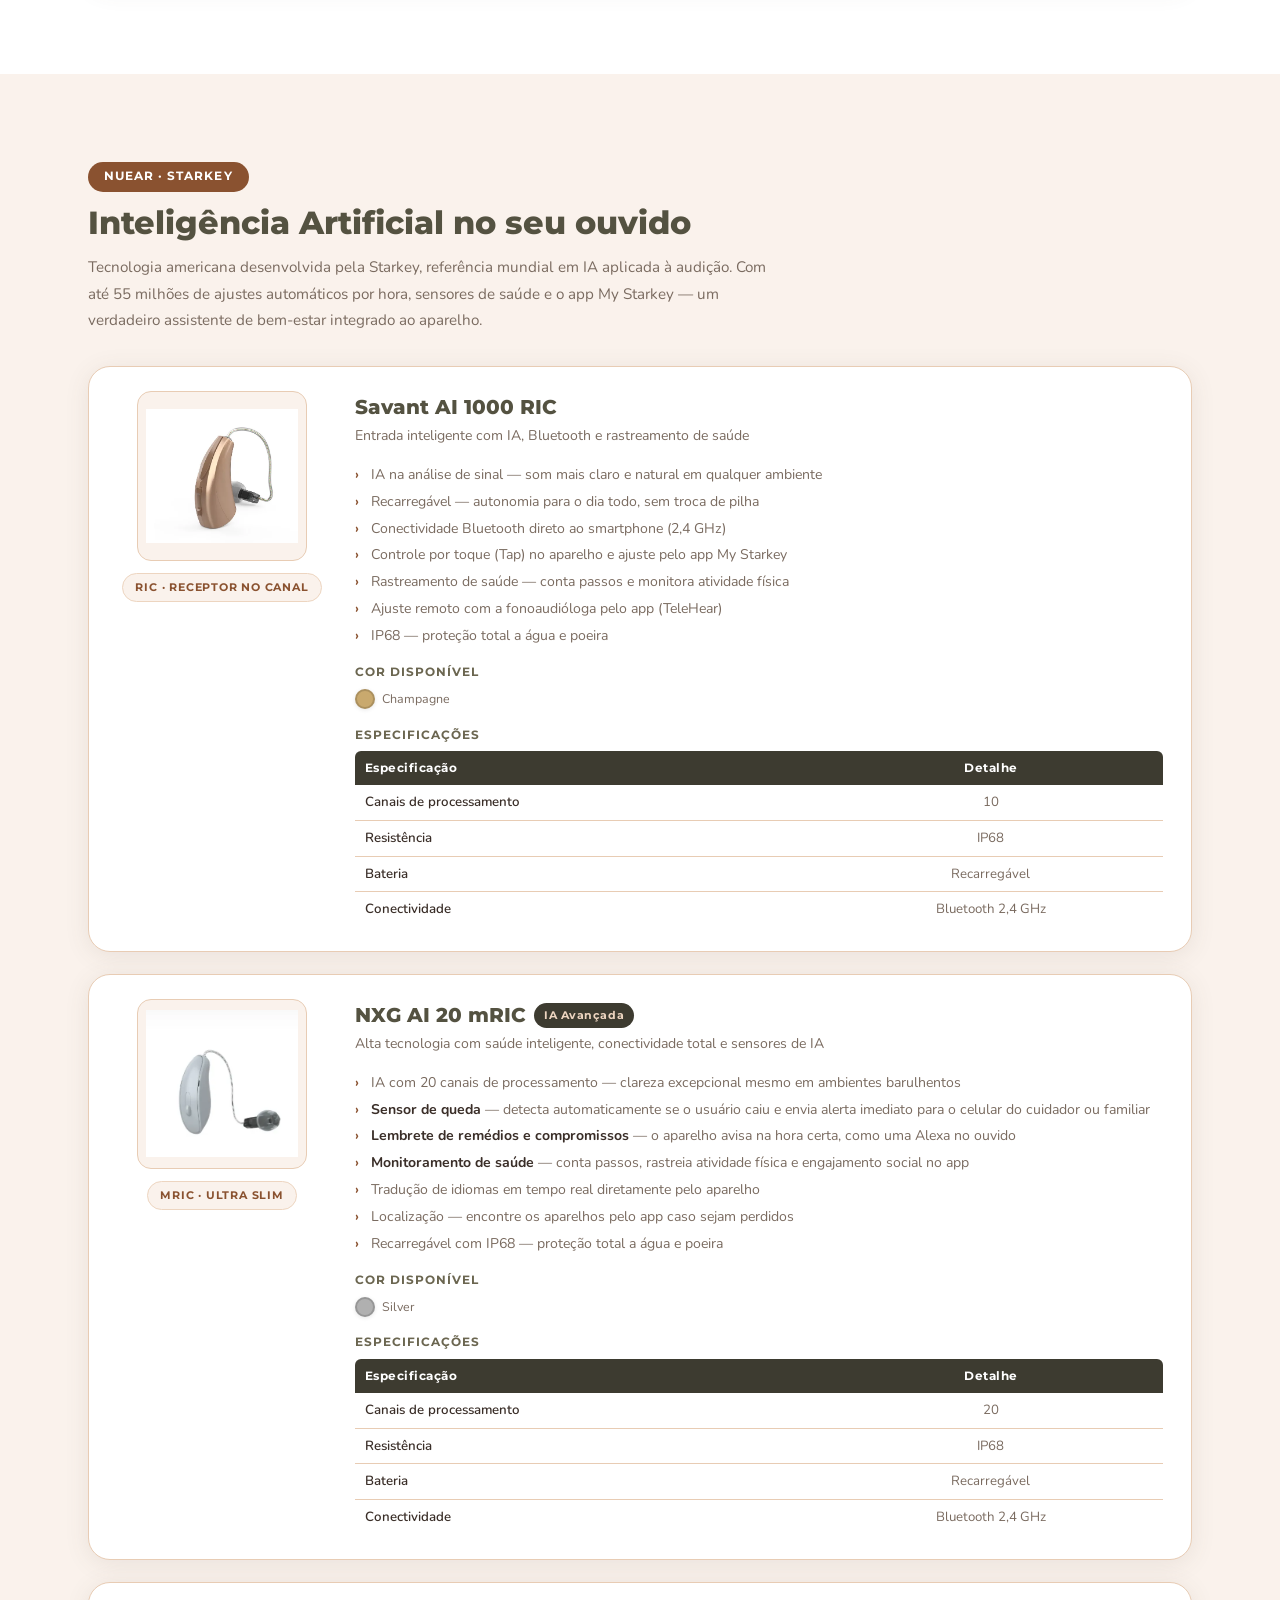
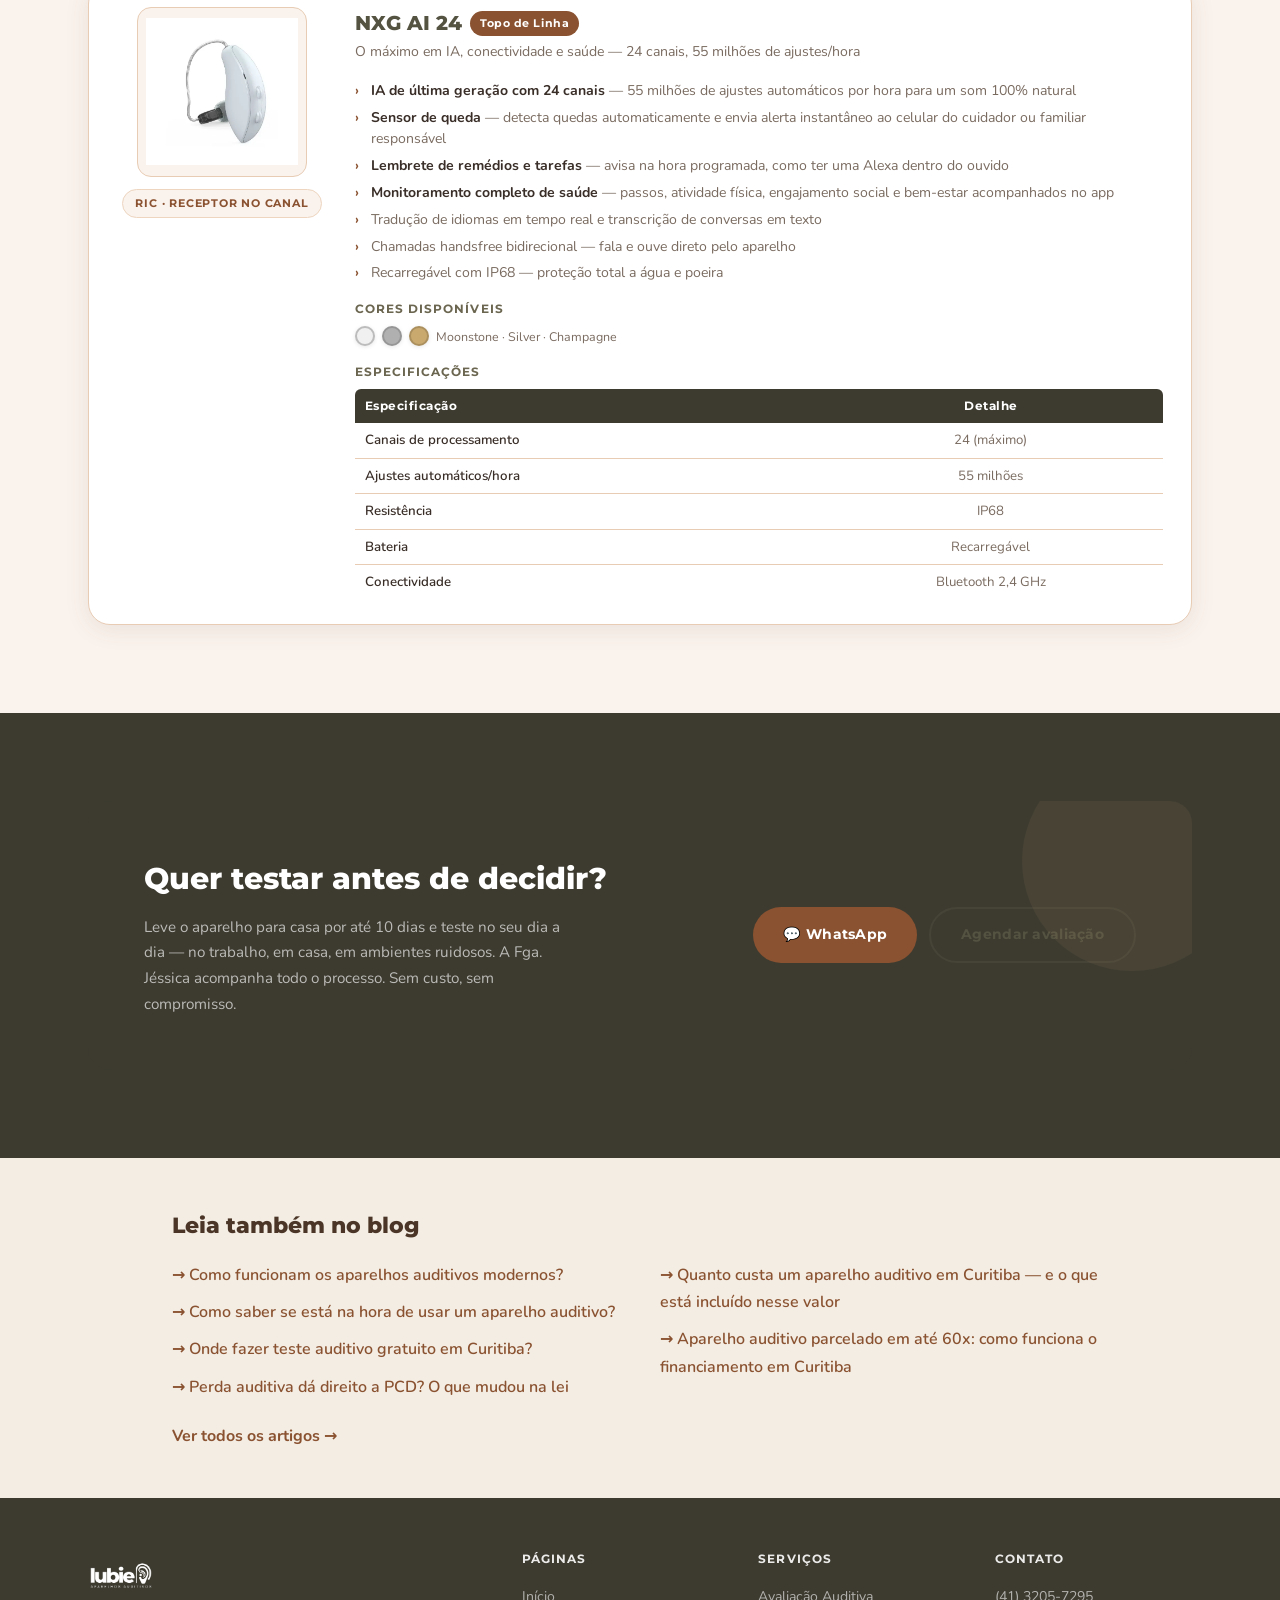
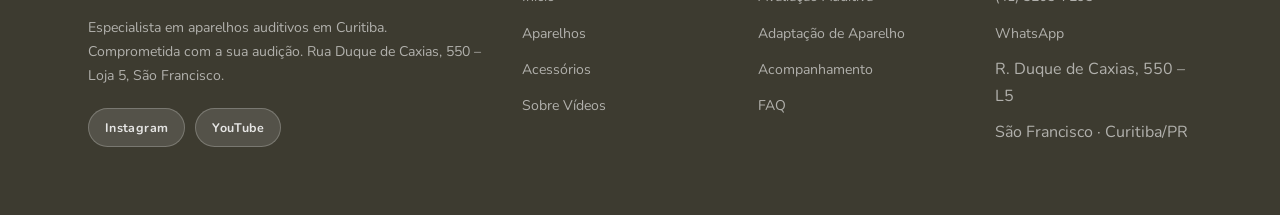
<file: aparelhos.html>
<!DOCTYPE html>
<html lang="pt-BR">
<head>
<meta charset="UTF-8"/>
<meta name="viewport" content="width=device-width, initial-scale=1.0"/>
<title>Aparelhos Auditivos – Lubie | Curitiba</title>
<meta name="description" content="Conheça os aparelhos auditivos disponíveis na Lubie — Rexton e NuEar com tecnologia de ponta, IA e conectividade. Avaliação gratuita com a Fga. Jéssica."/>
<link rel="canonical" href="https://lubieaparelhosauditivos.com.br/aparelhos.html"/>
<link rel="preconnect" href="https://fonts.googleapis.com"/>
<link rel="preconnect" href="https://fonts.gstatic.com" crossorigin/>
<link rel="preload" as="style" onload="this.onload=null;this.rel='stylesheet'" href="https://fonts.googleapis.com/css2?family=Montserrat:wght@400;500;600;700;800&family=Nunito:wght@300;400;500;600&display=swap"/>
  <noscript><link rel="stylesheet" href="https://fonts.googleapis.com/css2?family=Montserrat:wght@400;500;600;700;800&family=Nunito:wght@300;400;500;600&display=swap"/></noscript>
<style>
/* ── RESET ── */
*, *::before, *::after { box-sizing: border-box; margin: 0; padding: 0; }
html { scroll-behavior: smooth; }
body {
  font-family: 'Nunito', system-ui, sans-serif;
  color: #3a2e28; background: #fff;
  line-height: 1.7; font-size: 16px;
}
img { max-width: 100%; display: block; }
a { text-decoration: none; color: inherit; }

/* ── BRAND TOKENS ── */
:root {
  --marrom:      #545241;
  --marrom-esc:  #3d3b30;
  --marrom-med:  #6b6650;
  --tan:         #b78a6b;
  --salmon:      #8a5230;
  --blush:       #edd5c0;
  --creme:       #faf2ec;
  --creme-med:   #e8ccb4;
  --branco:      #ffffff;
  --texto:       #3a2e28;
  --texto-light: #7a6b60;
  --sombra:      0 4px 24px rgba(84,82,65,.10);
  --sombra-h:    0 8px 36px rgba(84,82,65,.18);
  --radius:      14px;
  --radius-lg:   22px;
}

/* ── UTIL ── */
.container { max-width: 1160px; margin: 0 auto; padding: 0 28px; }
.section   { padding: 88px 0; }
.section--creme { background: var(--creme); }
.section--dark  { background: var(--marrom-esc); color: #fff; }

.pill {
  display: inline-block;
  font-family: 'Montserrat', sans-serif;
  font-size: .72rem; font-weight: 700; letter-spacing: .09em;
  text-transform: uppercase;
  color: var(--salmon); background: var(--creme);
  border: 1px solid var(--blush);
  padding: 5px 14px; border-radius: 50px; margin-bottom: 16px;
}
.pill--light { color: var(--creme); background: rgba(255,255,255,.12); border-color: rgba(255,255,255,.25); }

.sec-title {
  font-family: 'Montserrat', sans-serif;
  font-size: clamp(1.75rem, 3.8vw, 2.55rem);
  font-weight: 800; color: var(--marrom);
  line-height: 1.18; margin-bottom: 16px;
}
.sec-title--white { color: #fff; }
.sec-sub { font-size: 1.05rem; color: var(--texto-light); max-width: 560px; margin-bottom: 44px; line-height: 1.75; }
.sec-sub--white { color: rgba(255,255,255,.78); }

.btn {
  display: inline-flex; align-items: center; gap: 8px;
  padding: 14px 30px; border-radius: 50px;
  font-family: 'Montserrat', sans-serif;
  font-size: .88rem; font-weight: 700;
  letter-spacing: .02em; cursor: pointer; border: none;
  transition: all .22s;
}
.btn-primary { background: var(--salmon); color: #fff; }
.btn-primary:hover { background: #703e22; transform: translateY(-1px); box-shadow: 0 6px 20px rgba(138,82,48,.35); }
.btn-outline { background: transparent; color: var(--marrom); border: 2px solid var(--marrom); }
.btn-outline:hover { background: var(--marrom); color: #fff; }
.btn-outline-white { background: transparent; color: var(--marrom); border: 2px solid rgba(84,82,65,.4); }
.btn-outline-white:hover { background: rgba(255,255,255,.12); }

/* ── NAVBAR ── */
.nav {
  position: sticky; top: 0; z-index: 900;
  background: rgba(255,255,255,.97);
  backdrop-filter: blur(14px);
  border-bottom: 1px solid rgba(84,82,65,.08);
  transition: box-shadow .3s;
}
.nav.scrolled { box-shadow: var(--sombra); }
.nav__inner {
  display: flex; align-items: center; justify-content: space-between;
  height: 96px;
}
.nav__logo img { height: 58px; width: auto; }
.nav__links { display: flex; gap: 30px; align-items: center; }
.nav__links a {
  font-family: 'Montserrat', sans-serif;
  font-size: .82rem; font-weight: 600;
  color: var(--marrom-med); letter-spacing: .03em;
  transition: color .2s;
}
.nav__links a:hover, .nav__links a.active { color: var(--salmon); }
.nav__phone {
  font-family: 'Montserrat', sans-serif;
  font-size: 1.9rem; font-weight: 900;
  color: #fff; letter-spacing: .01em;
  background: var(--salmon); padding: 10px 32px;
  border-radius: 50px;
  box-shadow: 0 6px 22px rgba(138,82,48,.45);
  transition: background .2s, transform .2s, box-shadow .2s;
  line-height: 1.15; white-space: nowrap;
}
.nav__phone:hover { background: #703e22; transform: scale(1.02); box-shadow: 0 8px 28px rgba(138,82,48,.55); }
.hamburger { display: none; flex-direction: column; gap: 5px; cursor: pointer; padding: 4px; }
.hamburger span { width: 22px; height: 2px; background: var(--marrom); border-radius: 2px; transition: all .3s; }


/* ── HERO COM LEITURA SUGERIDA ── */
.hero-with-sidebar {
  display: grid;
  grid-template-columns: 1fr 320px;
  gap: 40px;
  align-items: center;
}
.hero-main { position: relative; z-index: 1; }
.hero-leitura { position: relative; z-index: 1; }
.leitura-box {
  background: rgba(255,255,255,.72);
  backdrop-filter: blur(4px);
  border: 1px solid rgba(183,138,107,.25);
  border-radius: 14px;
  padding: 22px 24px;
}
.leitura-label {
  font-family: 'Montserrat', sans-serif;
  font-size: .72rem; font-weight: 700;
  letter-spacing: .08em; text-transform: uppercase;
  color: var(--salmon); margin-bottom: 14px;
}
.leitura-link {
  display: flex; gap: 10px; align-items: flex-start;
  padding: 10px 0;
  border-top: 1px solid rgba(183,138,107,.2);
  color: var(--marrom); font-size: .9rem; line-height: 1.5;
  text-decoration: none; transition: color .2s;
}
.leitura-link:first-of-type { border-top: none; padding-top: 0; }
.leitura-link:hover { color: var(--salmon); }
.leitura-arrow { color: var(--salmon); font-size: 1rem; flex-shrink: 0; margin-top: 1px; }
@media(max-width:860px){
  .hero-with-sidebar { grid-template-columns: 1fr; }
  .hero-leitura { display: none; }
}
/* ── PAGE HERO ── */
.page-hero {
  background: #e8e0d4;
  padding: 64px 0 80px;
  position: relative; overflow: hidden;
}
.page-hero::before {
  content: ''; position: absolute; top: -80px; right: -80px;
  width: 380px; height: 380px; border-radius: 50%;
  background: rgba(201,169,110,.08);
}
.page-hero::after {
  content: ''; position: absolute; bottom: -40px; left: 10%;
  width: 200px; height: 200px; border-radius: 50%;
  background: rgba(201,169,110,.05);
}
.breadcrumb {
  font-family: 'Montserrat', sans-serif;
  font-size: .72rem; letter-spacing: .09em; text-transform: uppercase;
  color: rgba(61,59,48,.55); margin-bottom: 20px;
}
.breadcrumb a { color: var(--salmon); }
.breadcrumb a:hover { color: var(--blush); }
.breadcrumb span { color: var(--tan); margin: 0 6px; }
.page-hero h1 {
  font-family: 'Montserrat', sans-serif;
  font-size: clamp(2rem, 5vw, 3.4rem);
  font-weight: 800; color: #3d3b30; line-height: 1.12; margin-bottom: 18px;
}
.page-hero p { font-size: 1.05rem; color: rgba(61,59,48,.72); max-width: 540px; line-height: 1.75; margin-bottom: 32px; }

/* ── INFO STRIP ── */
.info-strip {
  background: var(--creme); border-bottom: 1px solid var(--creme-med);
  padding: 26px 0;
}
.info-strip-inner { display: flex; gap: 40px; flex-wrap: wrap; align-items: center; }
.info-item { display: flex; align-items: center; gap: 12px; }
.info-item__icon { font-size: 1.4rem; }
.info-item strong { display: block; font-size: .85rem; color: var(--texto); font-weight: 700; }
.info-item span { font-size: .78rem; color: var(--texto-light); }

/* ── MARCA SECTION ── */
.marca-header { margin-bottom: 32px; }
.marca-badge {
  display: inline-block; font-family: 'Montserrat', sans-serif;
  font-size: .72rem; font-weight: 700; letter-spacing: .09em; text-transform: uppercase;
  padding: 5px 16px; border-radius: 50px; margin-bottom: 12px;
}
.marca-badge--rexton { background: var(--marrom-esc); color: var(--blush); }
.marca-badge--nuear  { background: var(--salmon); color: #fff; }
.marca-title {
  font-family: 'Montserrat', sans-serif;
  font-size: clamp(1.4rem, 3vw, 2rem);
  font-weight: 800; color: var(--marrom); margin-bottom: 12px; line-height: 1.2;
}
.marca-desc { font-size: .95rem; color: var(--texto-light); line-height: 1.75; max-width: 700px; }

/* ── DEVICE GRID ── */
.device-grid { display: flex; flex-direction: column; gap: 22px; }
.device-row {
  display: grid; grid-template-columns: 210px 1fr; gap: 28px; align-items: start;
  background: #fff; border: 1px solid var(--creme-med);
  border-radius: var(--radius-lg); padding: 24px 28px;
  box-shadow: var(--sombra); transition: box-shadow .22s, transform .22s;
}
.device-row:hover { box-shadow: var(--sombra-h); transform: translateY(-2px); }
.device-photo-side { display: flex; flex-direction: column; align-items: center; gap: 12px; }
.device-photo-wrap {
  width: 170px; height: 170px; border-radius: var(--radius);
  overflow: hidden; background: var(--creme);
  display: flex; align-items: center; justify-content: center;
  border: 1px solid var(--creme-med);
}
.device-photo-wrap img { max-width: 90%; max-height: 90%; object-fit: contain; }
.device-form-tag {
  font-family: 'Montserrat', sans-serif;
  font-size: .7rem; font-weight: 700; letter-spacing: .07em; text-transform: uppercase;
  color: var(--salmon); background: var(--creme);
  border: 1px solid var(--blush); border-radius: 50px;
  padding: 4px 12px; text-align: center;
}
.device-info-side { display: flex; flex-direction: column; gap: 16px; }
.device-name {
  font-family: 'Montserrat', sans-serif;
  font-size: 1.22rem; font-weight: 800; color: var(--marrom); margin: 0;
  display: flex; align-items: center; flex-wrap: wrap; gap: 8px;
}
.device-subtitle { font-size: .88rem; color: var(--texto-light); margin: 0; }
.device-features { list-style: none; padding: 0; margin: 0; display: flex; flex-direction: column; gap: 5px; }
.device-features li {
  font-size: .88rem; color: var(--texto-light);
  padding-left: 16px; position: relative; line-height: 1.55;
}
.device-features li::before { content: '›'; position: absolute; left: 0; color: var(--salmon); font-weight: 700; }
.device-features li strong { color: var(--texto); font-weight: 700; }
.device-lines-label {
  font-family: 'Montserrat', sans-serif;
  font-size: .72rem; font-weight: 700; letter-spacing: .09em; text-transform: uppercase;
  color: var(--marrom-med); margin-bottom: 6px;
}
.device-colors { display: flex; gap: 7px; align-items: center; }
.color-swatch {
  width: 20px; height: 20px; border-radius: 50%;
  border: 2px solid rgba(0,0,0,.15);
  box-shadow: 0 1px 4px rgba(0,0,0,.10);
}
.lines-table { width: 100%; border-collapse: collapse; font-size: .83rem; }
.lines-table th {
  background: var(--marrom-esc); color: #fff; font-family: 'Montserrat', sans-serif;
  font-weight: 700; padding: 7px 10px; text-align: center; font-size: .75rem;
  letter-spacing: .04em;
}
.lines-table th:first-child { text-align: left; border-radius: 6px 0 0 0; }
.lines-table th:last-child  { border-radius: 0 6px 0 0; }
.lines-table td {
  padding: 6px 10px; border-bottom: 1px solid var(--creme-med);
  color: var(--texto-light); text-align: center;
}
.lines-table td:first-child { text-align: left; color: var(--texto); font-weight: 600; }
.lines-table tr:last-child td { border-bottom: none; }

/* ── DIVIDER ── */
hr.divider { border: none; border-top: 1px solid var(--creme-med); margin: 56px 0; }

/* ── CTA DARK ── */
.cta-dark {
  background: var(--marrom-esc); border-radius: var(--radius-lg);
  padding: 52px 56px; display: flex; align-items: center;
  justify-content: space-between; gap: 28px;
  position: relative; overflow: hidden;
}
.cta-dark::before {
  content: ''; position: absolute; right: -50px; top: -50px;
  width: 220px; height: 220px; border-radius: 50%;
  background: rgba(201,169,110,.08);
}
.cta-dark h2 {
  font-family: 'Montserrat', sans-serif;
  font-size: clamp(1.4rem, 3vw, 1.9rem);
  font-weight: 800; color: #fff; margin-bottom: 10px;
}
.cta-dark p { font-size: .95rem; color: rgba(255,255,255,.65); max-width: 420px; line-height: 1.7; }
.cta-btns { display: flex; gap: 12px; flex-shrink: 0; flex-wrap: wrap; }

/* ── SOCIAL ── */
.social-row { display: flex; gap: 10px; margin-top: 8px; flex-wrap: wrap; }
.social-btn {
  display: flex; align-items: center; gap: 7px;
  background: rgba(255,255,255,.12); border: 1px solid rgba(255,255,255,.22);
  color: rgba(255,255,255,.85); padding: 8px 16px; border-radius: 50px;
  font-size: .78rem; font-weight: 700; letter-spacing: .03em; transition: all .2s;
}
.social-btn:hover { background: rgba(255,255,255,.22); }

/* ── FOOTER ── */
footer { background: var(--marrom-esc); color: rgba(255,255,255,.6); padding: 52px 0 24px; }
.footer__grid {
  display: grid; grid-template-columns: 2fr 1fr 1fr 1fr;
  gap: 40px; margin-bottom: 44px;
}
.footer__logo { display: block; height: 52px; width: auto; margin-bottom: 14px; filter: brightness(0) invert(1); }
.footer__desc { font-size: .88rem; line-height: 1.7; margin-bottom: 20px; }
.footer__h {
  font-family: 'Montserrat', sans-serif;
  font-size: .72rem; font-weight: 700; text-transform: uppercase;
  letter-spacing: .09em; color: rgba(255,255,255,.9); margin-bottom: 14px;
}
.footer__ul { list-style: none; display: flex; flex-direction: column; gap: 9px; }
.footer__ul a { font-size: .88rem; transition: color .2s; }
.footer__ul a:hover { color: var(--blush); }
.footer__bottom {
  border-top: 1px solid rgba(255,255,255,.08); padding-top: 20px;
  display: flex; align-items: center; justify-content: space-between;
  font-family: 'Montserrat', sans-serif; font-size: .72rem; color: rgba(255,255,255,.35);
}

/* ── RESPONSIVE ── */
@media(max-width: 960px) {
  .device-row { grid-template-columns: 1fr; }
  .device-photo-wrap { width: 140px; height: 140px; }
  .cta-dark { flex-direction: column; align-items: flex-start; padding: 36px 32px; }
  .footer__grid { grid-template-columns: 1fr 1fr; }
}
@media(max-width: 640px) {
  .section { padding: 60px 0; }
  .nav__links { display: none; }
  .hamburger { display: flex; }
  .nav__phone { font-size: 1rem; padding: 7px 16px; }
  .nav__inner { height: 72px; }
  .nav__logo img { height: 42px; }
  .nav__links.open {
    display: flex; flex-direction: column;
    position: absolute; top: 72px; left: 0; right: 0;
    background: #fff; padding: 20px 28px;
    box-shadow: var(--sombra); gap: 18px;
    border-top: 1px solid var(--creme-med);
  }
  .info-strip-inner { gap: 20px; }
  .footer__grid { grid-template-columns: 1fr; }
  .footer__bottom { flex-direction: column; gap: 8px; text-align: center; }
}

/* ── WA FLOAT ── */
.wa {
  position: fixed; bottom: 28px; right: 28px; z-index: 800;
  width: 62px; height: 62px; border-radius: 50%;
  background: #25D366; display: flex;
  align-items: center; justify-content: center;
  box-shadow: 0 6px 30px rgba(37,211,102,.55);
  transition: transform .2s, box-shadow .2s;
}
.wa::after {
  content: ''; position: absolute;
  width: 62px; height: 62px; border-radius: 50%;
  background: rgba(37,211,102,.35);
  animation: waPulse 2s ease-out infinite;
}
@keyframes waPulse {
  0%   { transform: scale(1); opacity: .8; }
  100% { transform: scale(1.75); opacity: 0; }
}
.wa:hover { transform: scale(1.1); box-shadow: 0 10px 40px rgba(37,211,102,.65); }
</style>
</head>
<body>

<!-- NAVBAR -->
<nav class="nav" id="nav">
  <div class="container">
    <div class="nav__inner">
      <a href="index.html" class="nav__logo">
        <img src="logo.webp" alt="Lubie Aparelhos Auditivos"/>
      </a>
            <div class="nav__links" id="navLinks">
        <a href="index.html">Início</a>
        <a href="aparelhos.html" class="active">Aparelhos</a>
        <a href="acessorios.html">Acessórios</a>
        <a href="sobre.html">Sobre</a>
        <a href=videos.html>Vídeos</a>
        <a href="blog.html">Blog</a>
        <a href="contato.html">Contato</a>
      </div>
      <a href="tel:4132057295" class="nav__phone">(41) 3205-7295</a>
      <div class="hamburger" id="ham" onclick="toggleNav()">
        <span></span><span></span><span></span>
      </div>
    </div>
  </div>
</nav>

<!-- FAIXA DESTAQUE — Teste 10 dias grátis -->
<style>
  .faixa10{background:#76833f;color:#fbfaf3;}
  .faixa10__inner{max-width:1180px;margin:0 auto;padding:13px 22px;display:flex;align-items:center;justify-content:space-between;gap:16px;flex-wrap:wrap;}
  .faixa10__txt{display:flex;align-items:center;gap:12px;line-height:1.35;}
  .faixa10__icon{font-size:26px;line-height:1;flex-shrink:0;}
  .faixa10__strong{font-family:'Montserrat',sans-serif;font-weight:800;font-size:16px;display:block;}
  .faixa10__sub{font-size:14px;opacity:.93;}
  .faixa10__btn{background:#fbfaf3;color:#4a5a2a;font-family:'Montserrat',sans-serif;font-weight:700;font-size:13px;padding:10px 18px;border-radius:10px;white-space:nowrap;text-decoration:none;transition:transform .15s,box-shadow .15s;flex-shrink:0;}
  .faixa10__btn:hover{transform:translateY(-2px);box-shadow:0 6px 20px rgba(0,0,0,.18);}
  @media(max-width:640px){
    .faixa10__inner{flex-direction:column;text-align:center;padding:14px 18px;}
    .faixa10__txt{flex-direction:column;gap:6px;}
    .faixa10__btn{width:100%;text-align:center;}
  }
</style>
<div class="faixa10" role="region" aria-label="Teste gratuito de 10 dias">
  <div class="faixa10__inner">
    <div class="faixa10__txt">
      <span class="faixa10__icon" aria-hidden="true">🎧</span>
      <span>
        <span class="faixa10__strong">Teste o aparelho GRÁTIS por 10 dias</span>
        <span class="faixa10__sub">No seu dia a dia, em casa e no trabalho.</span>
      </span>
    </div>
    <a class="faixa10__btn" href="https://wa.me/554132057295?text=Ol%C3%A1%21+Quero+saber+como+funciona+o+teste+de+10+dias+sem+compromisso." target="_blank" rel="noopener">Quero testar →</a>
  </div>
</div>

<!-- PAGE HERO -->
<section class="page-hero">
  <div class="container">
    <div class="hero-with-sidebar">
      <div class="hero-main">
        <div class="breadcrumb"><a href="index.html">Início</a> <span>›</span> Aparelhos</div>
        <h1>Aparelhos que<br/>Transformam Vidas</h1>
        <p>Tecnologia Rexton e NuEar com adaptação personalizada pela Fga. Jéssica. Teste em casa por até 10 dias sem compromisso.</p>
        <a href="https://wa.me/554132057295?text=Ol%C3%A1!%20Gostaria%20de%20agendar%20uma%20avalia%C3%A7%C3%A3o%20auditiva%20gratuita." target="_blank" rel="noopener" class="btn btn-primary" onclick="trackContactClick('whatsapp')">Agendar avaliação gratuita</a>
        <a href="#rexton" class="btn btn-outline-white" style="margin-left:12px">Ver aparelhos ↓</a>
      </div>
      <div class="hero-leitura">
        <div class="leitura-box">
          <p class="leitura-label">📖 Leitura sugerida</p>
          <a class="leitura-link" href="https://blog.lubieaparelhosauditivos.com.br/post/quanto-custa-um-aparelho-auditivo-em-curitiba-e-o-que-est%C3%A1-inclu%C3%ADdo-nesse-valor" target="_blank" rel="noopener">
            <span class="leitura-arrow">→</span>
            Quanto custa um aparelho auditivo em Curitiba — e o que está incluído nesse valor
          </a>
          <a class="leitura-link" href="https://blog.lubieaparelhosauditivos.com.br/post/aparelho-auditivo-parcelado-em-at%C3%A9-60x-como-funciona-o-financiamento-em-curitiba" target="_blank" rel="noopener">
            <span class="leitura-arrow">→</span>
            Aparelho auditivo parcelado em até 60x: como funciona o financiamento em Curitiba
          </a>
        </div>
      </div>
    </div>
  </div>
</section>

<!-- INFO STRIP -->
<div class="info-strip">
  <div class="container">
    <div class="info-strip-inner">
      <div class="info-item">
        <div class="info-item__icon">🔬</div>
        <div><strong>Avaliação gratuita</strong><span>Audiometria completa sem custo</span></div>
      </div>
      <div class="info-item">
        <div class="info-item__icon">🏠</div>
        <div><strong>Teste em casa</strong><span>Até 10 dias no seu dia a dia</span></div>
      </div>
      <div class="info-item">
        <div class="info-item__icon">🎯</div>
        <div><strong>Marcas premium</strong><span>Rexton e NuEar (Starkey)</span></div>
      </div>
      <div class="info-item">
        <div class="info-item__icon">🔧</div>
        <div><strong>Suporte vitalício</strong><span>Acompanhamento após a adaptação</span></div>
      </div>
    </div>
  </div>
</div>

<!-- ═══ REXTON ═══ -->
<section class="section" id="rexton">
  <div class="container">
    <div class="marca-header">
      <div class="marca-badge marca-badge--rexton">Rexton</div>
      <h2 class="marca-title">Clareza de som com tecnologia alemã</h2>
      <p class="marca-desc">Rexton pertence ao grupo WS Audiology, líder mundial em soluções auditivas. A linha Reach combina design discreto, alta qualidade de som e tecnologia Bluetooth para conectar você ao seu mundo com naturalidade.</p>
    </div>

    <div class="device-grid">

      <!-- Reach R-LI -->
      <div class="device-row">
        <div class="device-photo-side">
          <div class="device-photo-wrap">
            <img src="Reach%20R-LI.webp" alt="Rexton Reach R-LI"/>
          </div>
          <span class="device-form-tag">RIC · Receptor no Canal</span>
        </div>
        <div class="device-info-side">
          <div>
            <h3 class="device-name">Reach R-LI</h3>
            <p class="device-subtitle">Recarregável com IA, Bluetooth e autonomia para o dia todo</p>
          </div>
          <ul class="device-features">
            <li>Recarregável sem pilhas — autonomia de 24h em carga única</li>
            <li>Bluetooth para conectar direto ao celular, TV e tablets</li>
            <li>Redução de ruído inteligente com IA em até 48 canais (linha 80)</li>
            <li>Aplicativo TruLink para controle e ajuste pelo smartphone</li>
            <li>IP68 — resistência total a água e suor</li>
            <li>Design RIC discreto e leve com receptor no canal</li>
          </ul>
          <div>
            <div class="device-lines-label">Cores disponíveis</div>
            <div class="device-colors">
              <span class="color-swatch" style="background:#c8bba8" title="Sandy Brown"></span>
              <span class="color-swatch" style="background:#2b2b2b" title="Charcoal Black"></span>
              <span class="color-swatch" style="background:#e8d5c0" title="Beige"></span>
              <span class="color-swatch" style="background:#8b7355" title="Dark Brown"></span>
            </div>
          </div>
          <div>
            <div class="device-lines-label">Desempenho por linha</div>
            <table class="lines-table">
              <thead><tr><th>Recurso</th><th>Linha 80</th><th>Linha 40</th><th>Linha 30</th></tr></thead>
              <tbody>
                <tr><td>Canais</td><td>48</td><td>32</td><td>24</td></tr>
                <tr><td>Controles</td><td>20</td><td>16</td><td>12</td></tr>
                <tr><td>Programas</td><td>6</td><td>6</td><td>4</td></tr>
              </tbody>
            </table>
          </div>
        </div>
      </div>

      <!-- Reach SR Slim RIC -->
      <div class="device-row">
        <div class="device-photo-side">
          <div class="device-photo-wrap">
            <img src="Reach%20SlimRic.webp" alt="Rexton Reach SR Slim RIC"/>
          </div>
          <span class="device-form-tag">Slim RIC · Ultra Discreto</span>
        </div>
        <div class="device-info-side">
          <div>
            <h3 class="device-name">Reach SR (Slim RIC)</h3>
            <p class="device-subtitle">O mais discreto da linha Reach — praticamente invisível atrás da orelha</p>
          </div>
          <ul class="device-features">
            <li>Perfil ultrafino — menor que uma goma de apagar</li>
            <li>Recarregável com autonomia de 20h sem pilhas</li>
            <li>Bluetooth para streaming direto de celular e TV</li>
            <li>Processamento inteligente de som em ambientes ruidosos</li>
            <li>Ideal para quem busca máxima discrição sem abrir mão da qualidade</li>
            <li>Controle de volume e programas pelo app</li>
          </ul>
          <div>
            <div class="device-lines-label">Cores disponíveis</div>
            <div class="device-colors">
              <span class="color-swatch" style="background:#c8bba8" title="Sandy Brown"></span>
              <span class="color-swatch" style="background:#2b2b2b" title="Charcoal Black"></span>
              <span class="color-swatch" style="background:#a0816a" title="Sienna"></span>
            </div>
          </div>
          <div>
            <div class="device-lines-label">Desempenho por linha</div>
            <table class="lines-table">
              <thead><tr><th>Recurso</th><th>Linha 80</th><th>Linha 40</th><th>Linha 30</th></tr></thead>
              <tbody>
                <tr><td>Canais</td><td>48</td><td>32</td><td>24</td></tr>
                <tr><td>Controles</td><td>20</td><td>16</td><td>12</td></tr>
                <tr><td>Programas</td><td>6</td><td>6</td><td>4</td></tr>
              </tbody>
            </table>
          </div>
        </div>
      </div>

      <!-- Reach Inox-CIC -->
      <div class="device-row">
        <div class="device-photo-side">
          <div class="device-photo-wrap">
            <img src="Reach%20Inox-CIC.webp" alt="Rexton Reach Inox CIC"/>
          </div>
          <span class="device-form-tag">CIC · Intra-Auricular Profundo</span>
        </div>
        <div class="device-info-side">
          <div>
            <h3 class="device-name">Reach Inox-CIC</h3>
            <p class="device-subtitle">Totalmente invisível — cabe inteiro dentro do canal auditivo</p>
          </div>
          <ul class="device-features">
            <li>CIC (Completely-in-Canal) — encaixe profundo e praticamente invisível</li>
            <li>Corpo em aço inox para maior durabilidade e resistência</li>
            <li>Processamento de alta qualidade para perdas leve a moderada</li>
            <li>Pilha 10 — pequena, leve, com 3 a 5 dias de duração</li>
            <li>Concha personalizada moldada para o seu canal auditivo</li>
            <li>Som natural com redução inteligente de ruído</li>
          </ul>
          <div>
            <div class="device-lines-label">Cores disponíveis</div>
            <div class="device-colors">
              <span class="color-swatch" style="background:#d4b89a" title="Bege Claro"></span>
              <span class="color-swatch" style="background:#a07055" title="Marrom Médio"></span>
            </div>
          </div>
          <div>
            <div class="device-lines-label">Desempenho por linha</div>
            <table class="lines-table">
              <thead><tr><th>Recurso</th><th>Linha 80</th><th>Linha 40</th><th>Linha 30</th></tr></thead>
              <tbody>
                <tr><td>Canais</td><td>48</td><td>32</td><td>24</td></tr>
                <tr><td>Controles</td><td>20</td><td>16</td><td>12</td></tr>
                <tr><td>Programas</td><td>6</td><td>6</td><td>4</td></tr>
              </tbody>
            </table>
          </div>
        </div>
      </div>

      <!-- Bicore Rugged -->
      <div class="device-row">
        <div class="device-photo-side">
          <div class="device-photo-wrap">
            <img src="Bicore-Rugged.webp" alt="Rexton Bicore Rugged BTE"/>
          </div>
          <span class="device-form-tag">BTE · Retroauricular Power</span>
        </div>
        <div class="device-info-side">
          <div>
            <h3 class="device-name">Bicore Rugged</h3>
            <p class="device-subtitle">Potência máxima para perdas severas a profundas — construção robusta para uso intenso</p>
          </div>
          <ul class="device-features">
            <li>BTE robusto — ideal para perda auditiva severa a profunda</li>
            <li>Processamento binaural para localização precisa do som</li>
            <li>IP68 certificado — resistência total a água, poeira e impactos</li>
            <li>Pilha 675 com alta duração — até 150h de uso contínuo</li>
            <li>Controles físicos acessíveis diretamente no aparelho</li>
            <li>Compatível com acessórios de streaming e microfone remoto</li>
          </ul>
          <div>
            <div class="device-lines-label">Cor disponível</div>
            <div class="device-colors">
              <span class="color-swatch" style="background:#5a6040" title="Olive Green"></span>
            </div>
          </div>
          <div>
            <div class="device-lines-label">Desempenho por linha</div>
            <table class="lines-table">
              <thead><tr><th>Recurso</th><th>Linha 80</th><th>Linha 40</th><th>Linha 30</th></tr></thead>
              <tbody>
                <tr><td>Canais</td><td>48</td><td>32</td><td>24</td></tr>
                <tr><td>Controles</td><td>20</td><td>16</td><td>12</td></tr>
                <tr><td>Programas</td><td>6</td><td>6</td><td>4</td></tr>
              </tbody>
            </table>
          </div>
        </div>
      </div>

    </div>
  </div>
</section>

<!-- ═══ NUEAR ═══ -->
<section class="section section--creme" id="nuear">
  <div class="container">
    <div class="marca-header">
      <div class="marca-badge marca-badge--nuear">NuEar · Starkey</div>
      <h2 class="marca-title">Inteligência Artificial no seu ouvido</h2>
      <p class="marca-desc">Tecnologia americana desenvolvida pela Starkey, referência mundial em IA aplicada à audição. Com até 55 milhões de ajustes automáticos por hora, sensores de saúde e o app My Starkey — um verdadeiro assistente de bem-estar integrado ao aparelho.</p>
    </div>

    <div class="device-grid">

      <!-- Savant AI 1000 RIC -->
      <div class="device-row">
        <div class="device-photo-side">
          <div class="device-photo-wrap">
            <img src="Savant%20AI%201000%20Ric.webp" alt="NuEar Savant AI 1000 RIC" onerror="this.src='https://www.hoershop.com/hoergeraete/assets/images/devices/starkey-evolv-ai-ric-r-champagne.jpg'"/>
          </div>
          <span class="device-form-tag">RIC · Receptor no Canal</span>
        </div>
        <div class="device-info-side">
          <div>
            <h3 class="device-name">Savant AI 1000 RIC</h3>
            <p class="device-subtitle">Entrada inteligente com IA, Bluetooth e rastreamento de saúde</p>
          </div>
          <ul class="device-features">
            <li>IA na análise de sinal — som mais claro e natural em qualquer ambiente</li>
            <li>Recarregável — autonomia para o dia todo, sem troca de pilha</li>
            <li>Conectividade Bluetooth direto ao smartphone (2,4 GHz)</li>
            <li>Controle por toque (Tap) no aparelho e ajuste pelo app My Starkey</li>
            <li>Rastreamento de saúde — conta passos e monitora atividade física</li>
            <li>Ajuste remoto com a fonoaudióloga pelo app (TeleHear)</li>
            <li>IP68 — proteção total a água e poeira</li>
          </ul>
          <div>
            <div class="device-lines-label">Cor disponível</div>
            <div class="device-colors">
              <span class="color-swatch" style="background:#c9a96e" title="Champagne"></span>
              <span style="font-size:.78rem;color:var(--texto-light);font-family:'Nunito',sans-serif">Champagne</span>
            </div>
          </div>
          <div>
            <div class="device-lines-label">Especificações</div>
            <table class="lines-table">
              <thead><tr><th>Especificação</th><th>Detalhe</th></tr></thead>
              <tbody>
                <tr><td>Canais de processamento</td><td>10</td></tr>
                <tr><td>Resistência</td><td>IP68</td></tr>
                <tr><td>Bateria</td><td>Recarregável</td></tr>
                <tr><td>Conectividade</td><td>Bluetooth 2,4 GHz</td></tr>
              </tbody>
            </table>
          </div>
        </div>
      </div>

      <!-- NXG AI 20 mRIC -->
      <div class="device-row">
        <div class="device-photo-side">
          <div class="device-photo-wrap">
            <img src="NXG%20AI%2020%20RIC.webp" alt="NuEar NXG AI 20 mRIC" onerror="this.src='https://www.hoershop.com/hoergeraete/assets/images/devices/starkey-genesis-mric-r-cara.jpg'"/>
          </div>
          <span class="device-form-tag">mRIC · Ultra Slim</span>
        </div>
        <div class="device-info-side">
          <div>
            <h3 class="device-name">
              NXG AI 20 mRIC
              <span style="font-size:.7rem;font-weight:700;background:var(--marrom-esc);color:var(--blush);padding:3px 10px;border-radius:50px;letter-spacing:.05em">IA Avançada</span>
            </h3>
            <p class="device-subtitle">Alta tecnologia com saúde inteligente, conectividade total e sensores de IA</p>
          </div>
          <ul class="device-features">
            <li>IA com 20 canais de processamento — clareza excepcional mesmo em ambientes barulhentos</li>
            <li><strong>Sensor de queda</strong> — detecta automaticamente se o usuário caiu e envia alerta imediato para o celular do cuidador ou familiar</li>
            <li><strong>Lembrete de remédios e compromissos</strong> — o aparelho avisa na hora certa, como uma Alexa no ouvido</li>
            <li><strong>Monitoramento de saúde</strong> — conta passos, rastreia atividade física e engajamento social no app</li>
            <li>Tradução de idiomas em tempo real diretamente pelo aparelho</li>
            <li>Localização — encontre os aparelhos pelo app caso sejam perdidos</li>
            <li>Recarregável com IP68 — proteção total a água e poeira</li>
          </ul>
          <div>
            <div class="device-lines-label">Cor disponível</div>
            <div class="device-colors">
              <span class="color-swatch" style="background:#b0b0b0" title="Silver"></span>
              <span style="font-size:.78rem;color:var(--texto-light);font-family:'Nunito',sans-serif">Silver</span>
            </div>
          </div>
          <div>
            <div class="device-lines-label">Especificações</div>
            <table class="lines-table">
              <thead><tr><th>Especificação</th><th>Detalhe</th></tr></thead>
              <tbody>
                <tr><td>Canais de processamento</td><td>20</td></tr>
                <tr><td>Resistência</td><td>IP68</td></tr>
                <tr><td>Bateria</td><td>Recarregável</td></tr>
                <tr><td>Conectividade</td><td>Bluetooth 2,4 GHz</td></tr>
              </tbody>
            </table>
          </div>
        </div>
      </div>

      <!-- NXG AI 24 -->
      <div class="device-row">
        <div class="device-photo-side">
          <div class="device-photo-wrap">
            <img src="NXG%20AI%2024%20RIC.webp" alt="NuEar NXG AI 24" onerror="this.src='https://www.hoershop.com/hoergeraete/assets/images/devices/starkey-genesis-ric-312.jpg'"/>
          </div>
          <span class="device-form-tag">RIC · Receptor no Canal</span>
        </div>
        <div class="device-info-side">
          <div>
            <h3 class="device-name">
              NXG AI 24
              <span style="font-size:.7rem;font-weight:700;background:var(--salmon);color:#fff;padding:3px 10px;border-radius:50px;letter-spacing:.05em">Topo de Linha</span>
            </h3>
            <p class="device-subtitle">O máximo em IA, conectividade e saúde — 24 canais, 55 milhões de ajustes/hora</p>
          </div>
          <ul class="device-features">
            <li><strong>IA de última geração com 24 canais</strong> — 55 milhões de ajustes automáticos por hora para um som 100% natural</li>
            <li><strong>Sensor de queda</strong> — detecta quedas automaticamente e envia alerta instantâneo ao celular do cuidador ou familiar responsável</li>
            <li><strong>Lembrete de remédios e tarefas</strong> — avisa na hora programada, como ter uma Alexa dentro do ouvido</li>
            <li><strong>Monitoramento completo de saúde</strong> — passos, atividade física, engajamento social e bem-estar acompanhados no app</li>
            <li>Tradução de idiomas em tempo real e transcrição de conversas em texto</li>
            <li>Chamadas handsfree bidirecional — fala e ouve direto pelo aparelho</li>
            <li>Recarregável com IP68 — proteção total a água e poeira</li>
          </ul>
          <div>
            <div class="device-lines-label">Cores disponíveis</div>
            <div class="device-colors">
              <span class="color-swatch" style="background:#f0f0f0;border-color:rgba(0,0,0,.22)" title="Moonstone White"></span>
              <span class="color-swatch" style="background:#b0b0b0" title="Silver"></span>
              <span class="color-swatch" style="background:#c9a96e" title="Champagne"></span>
              <span style="font-size:.78rem;color:var(--texto-light);font-family:'Nunito',sans-serif">Moonstone · Silver · Champagne</span>
            </div>
          </div>
          <div>
            <div class="device-lines-label">Especificações</div>
            <table class="lines-table">
              <thead><tr><th>Especificação</th><th>Detalhe</th></tr></thead>
              <tbody>
                <tr><td>Canais de processamento</td><td>24 (máximo)</td></tr>
                <tr><td>Ajustes automáticos/hora</td><td>55 milhões</td></tr>
                <tr><td>Resistência</td><td>IP68</td></tr>
                <tr><td>Bateria</td><td>Recarregável</td></tr>
                <tr><td>Conectividade</td><td>Bluetooth 2,4 GHz</td></tr>
              </tbody>
            </table>
          </div>
        </div>
      </div>

    </div>
  </div>
</section>

<!-- CTA -->
<section class="section section--dark">
  <div class="container">
    <div class="cta-dark">
      <div>
        <h2>Quer testar antes de decidir?</h2>
        <p>Leve o aparelho para casa por até 10 dias e teste no seu dia a dia — no trabalho, em casa, em ambientes ruidosos. A Fga. Jéssica acompanha todo o processo. Sem custo, sem compromisso.</p>
      </div>
      <div class="cta-btns">
        <a href="https://wa.me/554132057295?text=Ol%C3%A1!+Gostaria+de+agendar+uma+avalia%C3%A7%C3%A3o+auditiva." target="_blank" class="btn btn-primary">💬 WhatsApp</a>
        <a href="contato.html" class="btn btn-outline-white">Agendar avaliação</a>
      </div>
    </div>
  </div>
</section>

<!-- FOOTER -->

<section style="background:#f3ede4;padding:48px 0">
  <div style="max-width:980px;margin:0 auto;padding:0 22px">
    <h2 style="font-family:'Montserrat',sans-serif;font-weight:800;color:#4a3526;font-size:1.4rem;margin-bottom:18px">Leia também no blog</h2>
    <ul style="list-style:none;padding:0;margin:0;columns:2;column-gap:40px"><li style="margin-bottom:10px"><a href="https://blog.lubieaparelhosauditivos.com.br/post/como-funcionam-os-aparelhos-auditivos-modernos" target="_blank" rel="noopener" style="color:#8a5230;font-weight:600;text-decoration:none">→ Como funcionam os aparelhos auditivos modernos?</a></li><li style="margin-bottom:10px"><a href="https://blog.lubieaparelhosauditivos.com.br/post/como-saber-se-est%C3%A1-na-hora-de-usar-um-aparelho-auditivo" target="_blank" rel="noopener" style="color:#8a5230;font-weight:600;text-decoration:none">→ Como saber se está na hora de usar um aparelho auditivo?</a></li><li style="margin-bottom:10px"><a href="https://blog.lubieaparelhosauditivos.com.br/post/onde-fazer-teste-auditivo-gratuito-em-curitiba-avalia%C3%A7%C3%A3o-com-aparelhos-auditivos-na-lubie" target="_blank" rel="noopener" style="color:#8a5230;font-weight:600;text-decoration:none">→ Onde fazer teste auditivo gratuito em Curitiba?</a></li><li style="margin-bottom:10px"><a href="https://blog.lubieaparelhosauditivos.com.br/post/perda-auditiva-d%C3%A1-direito-a-pcd-o-que-mudou-com-a-nova-lei" target="_blank" rel="noopener" style="color:#8a5230;font-weight:600;text-decoration:none">→ Perda auditiva dá direito a PCD? O que mudou na lei</a></li><li style="margin-bottom:10px"><a href="https://blog.lubieaparelhosauditivos.com.br/post/quanto-custa-um-aparelho-auditivo-em-curitiba-e-o-que-est%C3%A1-inclu%C3%ADdo-nesse-valor" target="_blank" rel="noopener" style="color:#8a5230;font-weight:600;text-decoration:none">→ Quanto custa um aparelho auditivo em Curitiba — e o que está incluído nesse valor</a></li><li style="margin-bottom:10px"><a href="https://blog.lubieaparelhosauditivos.com.br/post/aparelho-auditivo-parcelado-em-at%C3%A9-60x-como-funciona-o-financiamento-em-curitiba" target="_blank" rel="noopener" style="color:#8a5230;font-weight:600;text-decoration:none">→ Aparelho auditivo parcelado em até 60x: como funciona o financiamento em Curitiba</a></li></ul>
    <div style="margin-top:22px"><a href="blog.html" style="color:#8a5230;font-weight:700;text-decoration:none">Ver todos os artigos →</a></div>
  </div>
</section>
<footer>
  <div class="container">
    <div class="footer__grid">
      <div>
        <img class="footer__logo" src="Logo1.webp" alt="Lubie Aparelhos Auditivos"/>
        <p class="footer__desc">Especialista em aparelhos auditivos em Curitiba. Comprometida com a sua audição. Rua Duque de Caxias, 550 – Loja 5, São Francisco.</p>
        <div class="social-row">
          <a href="https://www.instagram.com/lubie.aparelhosauditivos/" target="_blank" class="social-btn">Instagram</a>
          <a href="https://www.youtube.com/@LubieAparelhosAuditivos" target="_blank" class="social-btn">YouTube</a>
        </div>
      </div>
      <div>
        <p class="footer__h">Páginas</p>
        <ul class="footer__ul">
          <li><a href="index.html">Início</a></li>
          <li><a href="aparelhos.html">Aparelhos</a></li>
          <li><a href="acessorios.html">Acessórios</a></li>
          <li><a href="sobre.html">Sobre</a>
        <a href=videos.html>Vídeos</a></li>
        </ul>
      </div>
      <div>
        <p class="footer__h">Serviços</p>
        <ul class="footer__ul">
          <li><a href="sobre.html">Avaliação Auditiva</a></li>
          <li><a href="sobre.html">Adaptação de Aparelho</a></li>
          <li><a href="sobre.html">Acompanhamento</a></li>
          <li><a href="index.html#faq">FAQ</a></li>
        </ul>
      </div>
      <div>
        <p class="footer__h">Contato</p>
        <ul class="footer__ul">
          <li><a href="tel:4132057295">(41) 3205-7295</a></li>
          <li><a href="https://wa.me/554132057295">WhatsApp</a></li>
          <li>R. Duque de Caxias, 550 – L5</li>
          <li>São Francisco · Curitiba/PR</li>
        </ul>
<a href="https://wa.me/554132057295?text=Ol%C3%A1!%20Gostaria%20de%20agendar%20uma%20avalia%C3%A7%C3%A3o%20auditiva%20gratuita." target="_blank" rel="noopener" class="wa" title="Fale pelo WhatsApp" onclick="trackContactClick('whatsapp')" aria-label="WhatsApp">
  <svg xmlns="http://www.w3.org/2000/svg" viewBox="0 0 24 24" fill="#fff" width="32" height="32"><path d="M17.472 14.382c-.297-.149-1.758-.867-2.03-.967-.273-.099-.471-.148-.67.15-.197.297-.767.966-.94 1.164-.173.199-.347.223-.644.075-.297-.15-1.255-.463-2.39-1.475-.883-.788-1.48-1.761-1.653-2.059-.173-.297-.018-.458.13-.606.134-.133.298-.347.446-.52.149-.174.198-.298.298-.497.099-.198.05-.371-.025-.52-.075-.149-.669-1.612-.916-2.207-.242-.579-.487-.5-.669-.51-.173-.008-.371-.01-.57-.01-.198 0-.52.074-.792.372-.272.297-1.04 1.016-1.04 2.479 0 1.462 1.065 2.875 1.213 3.074.149.198 2.096 3.2 5.077 4.487.709.306 1.262.489 1.694.625.712.227 1.36.195 1.871.118.571-.085 1.758-.719 2.006-1.413.248-.694.248-1.289.173-1.413-.074-.124-.272-.198-.57-.347m-5.421 7.403h-.004a9.87 9.87 0 01-5.031-1.378l-.361-.214-3.741.982.998-3.648-.235-.374a9.86 9.86 0 01-1.51-5.26c.001-5.45 4.436-9.884 9.888-9.884 2.64 0 5.122 1.03 6.988 2.898a9.825 9.825 0 012.893 6.994c-.003 5.45-4.437 9.884-9.885 9.884m8.413-18.297A11.815 11.815 0 0012.05 0C5.495 0 .16 5.335.157 11.892c0 2.096.547 4.142 1.588 5.945L.057 24l6.305-1.654a11.882 11.882 0 005.683 1.448h.005c6.554 0 11.89-5.335 11.893-11.893a11.821 11.821 0 00-3.48-8.413z"/></svg>
</a>
</file>
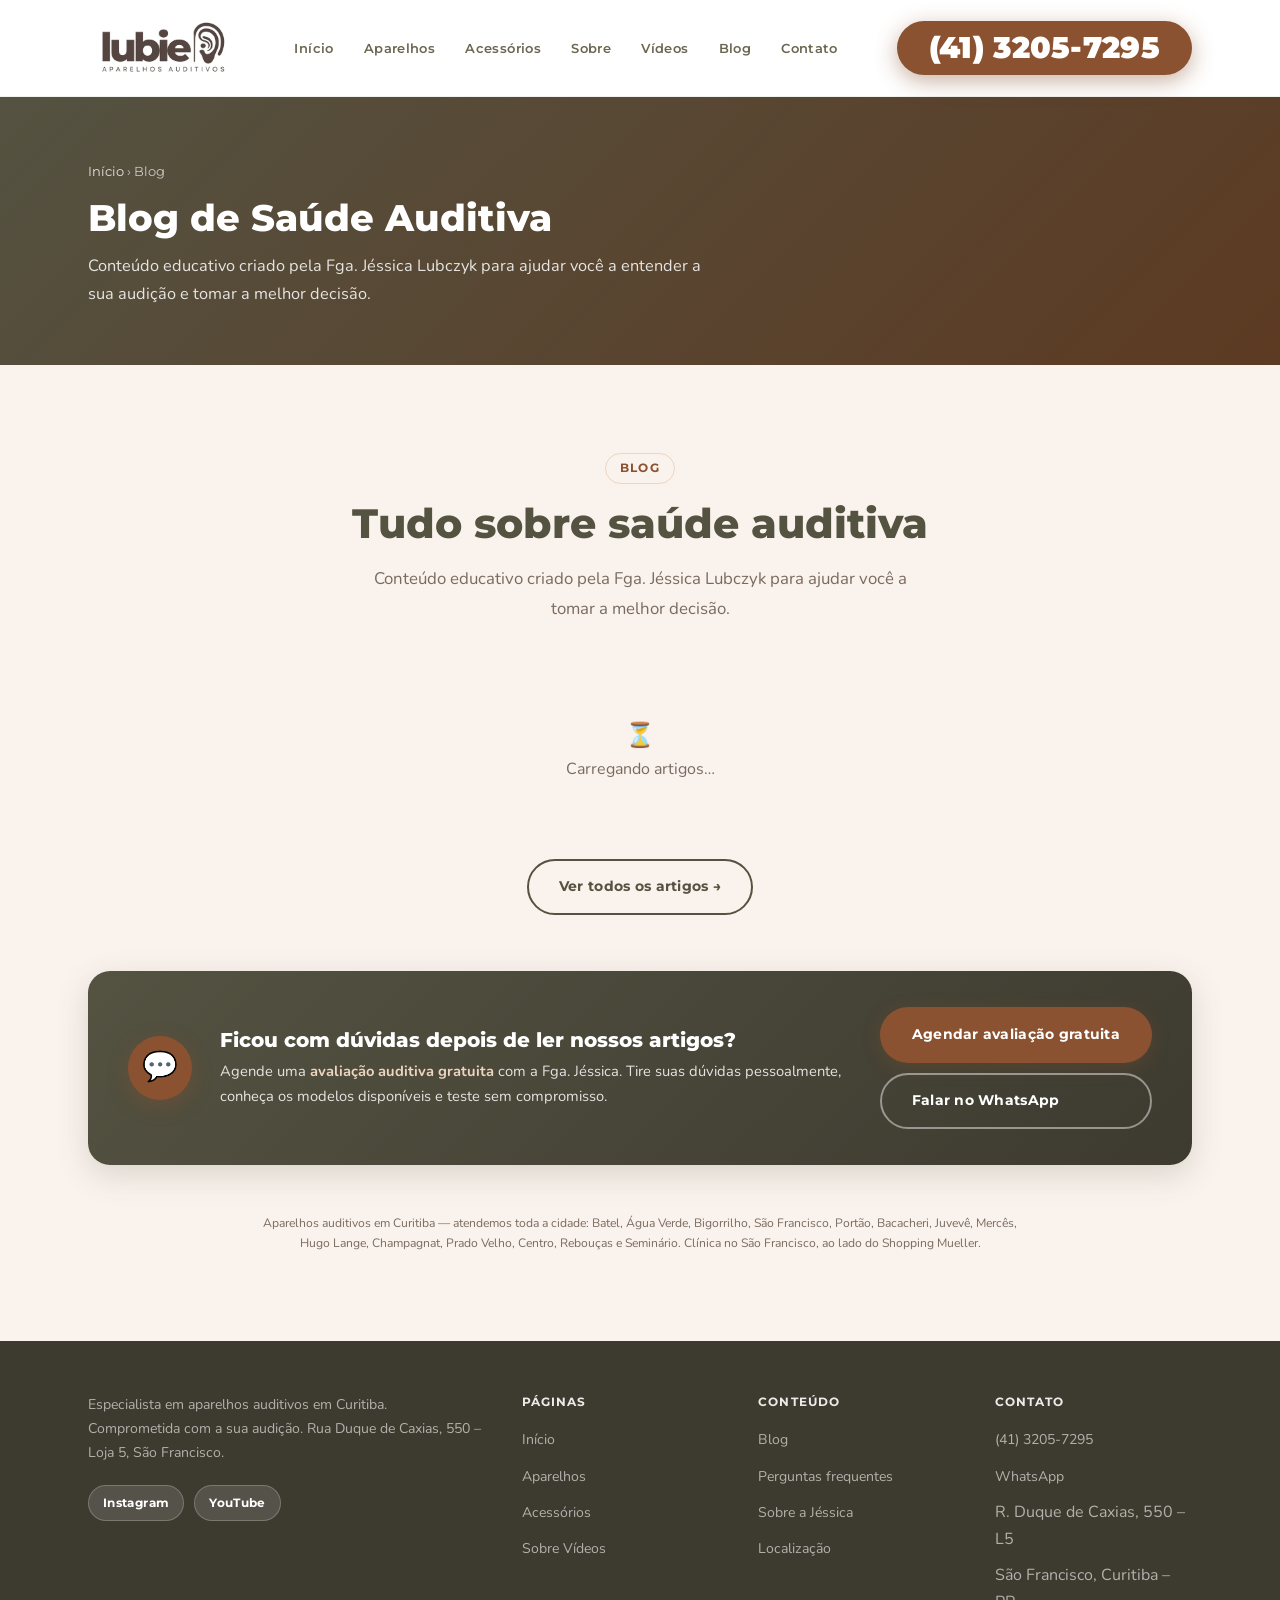
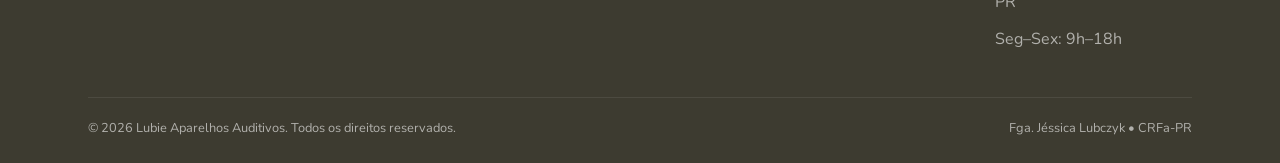
<file: blog.html>
<!DOCTYPE html>
<html lang="pt-BR">
<head>
  <meta charset="UTF-8"/>
  <meta name="viewport" content="width=device-width, initial-scale=1.0"/>
  <title>Blog de Saúde Auditiva | Lubie Aparelhos Auditivos — Curitiba</title>
  <meta name="description" content="Artigos sobre saúde auditiva, aparelhos auditivos, sinais de perda auditiva, direitos PCD e tecnologia, escritos pela Fga. Jéssica Lubczyk. Conteúdo educativo da Lubie em Curitiba."/>
  <link rel="canonical" href="https://lubieaparelhosauditivos.com.br/blog.html"/>
  <meta property="og:type" content="website"/>
  <meta property="og:url" content="https://lubieaparelhosauditivos.com.br/blog.html"/>
  <meta property="og:title" content="Blog de Saúde Auditiva | Lubie Aparelhos Auditivos — Curitiba"/>
  <meta property="og:description" content="Artigos sobre saúde auditiva, aparelhos auditivos, sinais de perda auditiva, direitos PCD e tecnologia, escritos pela Fga. Jéssica Lubczyk. Conteúdo educativo da Lubie em Curitiba."/>
  <meta property="og:image" content="https://lubieaparelhosauditivos.com.br/hero-jessica.webp"/>
  <meta property="og:locale" content="pt_BR"/>
  <meta property="og:site_name" content="Lubie Aparelhos Auditivos"/>
  <meta name="twitter:card" content="summary_large_image"/>

  <link rel="preconnect" href="https://fonts.googleapis.com"/>
  <link rel="preconnect" href="https://fonts.gstatic.com" crossorigin/>
  <link rel="preload" as="style" onload="this.onload=null;this.rel='stylesheet'" href="https://fonts.googleapis.com/css2?family=Montserrat:wght@400;500;600;700;800&family=Nunito:wght@300;400;500;600&display=swap"/>
  <noscript><link rel="stylesheet" href="https://fonts.googleapis.com/css2?family=Montserrat:wght@400;500;600;700;800&family=Nunito:wght@300;400;500;600&display=swap"/></noscript>
  <link rel="stylesheet" href="styles.css"/>
  <script async src="https://www.googletagmanager.com/gtag/js?id=G-ESC27L283Q"></script>
  <script>
    window.dataLayer = window.dataLayer || [];
    function gtag(){dataLayer.push(arguments);}
    gtag('js', new Date());
    gtag('config', 'G-ESC27L283Q');
    gtag('config', 'AW-16922891425', { 'allow_enhanced_conversions': true });
  </script>
</head>
<body>
<nav class="nav" id="nav">
  <div class="container">
    <div class="nav__inner">
      <a href="index.html" class="nav__logo">
        <img src="logo.webp" alt="Lubie Aparelhos Auditivos" decoding="async" loading="eager">
      </a>
      <div class="nav__links" id="navLinks">
        <a href="index.html">Início</a>
        <a href="aparelhos.html">Aparelhos</a>
        <a href="acessorios.html">Acessórios</a>
        <a href="sobre.html">Sobre</a>
        <a href=videos.html>Vídeos</a>
        <a href="blog.html" class="active">Blog</a>
        <a href="contato.html">Contato</a>
      </div>
      <a href="tel:4132057295" class="nav__phone" onclick="trackContactClick('phone')">(41) 3205-7295</a>
      <div class="hamburger" id="ham" onclick="toggleNav()"><span></span><span></span><span></span></div>
    </div>
  </div>
</nav>
<style>
  .page-head{background:linear-gradient(135deg,var(--marrom) 0%,#5d3a22 100%);color:#fff;padding:64px 0 56px;}
  .page-head .breadcrumb{font-size:.8rem;color:rgba(255,255,255,.7);font-family:'Montserrat',sans-serif;margin-bottom:14px;}
  .page-head .breadcrumb a{color:rgba(255,255,255,.85);text-decoration:none;}
  .page-head h1{font-family:'Montserrat',sans-serif;font-weight:800;font-size:2.3rem;line-height:1.15;margin:0 0 14px;}
  .page-head p{color:rgba(255,255,255,.85);max-width:620px;line-height:1.7;margin:0;font-size:1.02rem;}
  @media(max-width:640px){.page-head h1{font-size:1.7rem;}}
</style>
<header class="page-head">
  <div class="container">
    <div class="breadcrumb"><a href="index.html">Início</a> › Blog</div>
    <h1>Blog de Saúde Auditiva</h1>
    <p>Conteúdo educativo criado pela Fga. Jéssica Lubczyk para ajudar você a entender a sua audição e tomar a melhor decisão.</p>
  </div>
</header>
<section class="section section--creme" id="blog">
  <div class="container">
    <div style="text-align:center;max-width:580px;margin:0 auto 52px">
      <span class="pill">Blog</span>
      <h2 class="sec-title">Tudo sobre saúde auditiva</h2>
      <p class="sec-sub" style="margin:0 auto">Conteúdo educativo criado pela Fga. Jéssica Lubczyk para ajudar você a tomar a melhor decisão.</p>
    </div>
    <!-- ═══════════════════════════════════════════════════════════════
         POSTS LOCAIS — adicione novos posts aqui (mais recente primeiro)
         Cole o bloco do card (instruções no template novo-post-TEMPLATE.html)
         ═══════════════════════════════════════════════════════════════ -->
    <div class="grid-3" id="posts-locais">
      <!-- EXEMPLO (delete quando adicionar posts reais):
      <a class="blog-card" href="blog/nome-do-post.html">
        <div class="blog-card__img-wrap">
          <img src="blog/img/nome-da-imagem.jpg" alt="Título do post" loading="lazy">
        </div>
        <div class="blog-card__body">
          <span class="blog-card__cat">Categoria</span>
          <h3 class="blog-card__title">Título do Post</h3>
          <p class="blog-card__desc">Descrição curta do post em duas linhas.</p>
          <span class="blog-card__meta">24 jun 2026 · 5 min de leitura</span>
        </div>
      </a>
      -->
    </div>

    <!-- Posts do Wix — carregados via RSS (posts antigos) -->
    <div id="wix-divider" style="display:none;text-align:center;margin:32px 0 24px">
      <span style="font-size:.75rem;font-family:'Montserrat',sans-serif;font-weight:700;text-transform:uppercase;letter-spacing:.1em;color:var(--texto-light);">Artigos anteriores</span>
    </div>
    <div class="grid-3" id="blog-grid" data-max="6">
      <div style="grid-column:1/-1;text-align:center;padding:40px 0;color:var(--texto-light)">
        <span style="font-size:1.5rem">⏳</span><br/>Carregando artigos…
      </div>
    </div>
    <div style="text-align:center;margin-top:36px">
      <a href="https://blog.lubieaparelhosauditivos.com.br/blog" target="_blank"
         class="btn btn-outline" style="display:inline-block">Ver todos os artigos →</a>
    </div>

    <!-- CTA Banner — "Ficou com dúvidas?" -->
    <div class="blog-cta-banner">
      <div class="blog-cta-banner__icon" aria-hidden="true">💬</div>
      <div class="blog-cta-banner__content">
        <h3 class="blog-cta-banner__title">Ficou com dúvidas depois de ler nossos artigos?</h3>
        <p class="blog-cta-banner__sub">
          Agende uma <strong>avaliação auditiva gratuita</strong> com a Fga. Jéssica. Tire suas dúvidas pessoalmente, conheça os modelos disponíveis e teste sem compromisso.
        </p>
      </div>
      <div class="blog-cta-banner__btns">
        <a href="contato.html" class="btn btn-primary">Agendar avaliação gratuita</a>
        <a href="https://wa.me/554132057295?text=Ol%C3%A1%21+Li+um+artigo+no+site+e+gostaria+de+tirar+algumas+d%C3%BAvidas." target="_blank" class="btn btn-outline" onclick="trackContactClick('whatsapp')">Falar no WhatsApp</a>
      </div>
    </div>

    <!-- Bairros (SEO local) -->
    <p style="margin:48px auto 0;text-align:center;font-size:.76rem;color:var(--texto-light);line-height:1.65;max-width:780px;">
      Aparelhos auditivos em Curitiba — atendemos toda a cidade: Batel, Água Verde, Bigorrilho, São Francisco, Portão, Bacacheri, Juvevê, Mercês, Hugo Lange, Champagnat, Prado Velho, Centro, Rebouças e Seminário. Clínica no São Francisco, ao lado do Shopping Mueller.
    </p>
  </div>
</section>
<footer>
  <div class="container">
    <div class="footer__grid">
      <div>
        <img class="footer__logo" src="logo.webp" alt="Lubie Aparelhos Auditivos" decoding="async" loading="lazy">
        <p class="footer__desc">Especialista em aparelhos auditivos em Curitiba. Comprometida com a sua audição. Rua Duque de Caxias, 550 – Loja 5, São Francisco.</p>
        <div class="social-row">
          <a href="https://www.instagram.com/lubie.aparelhosauditivos/" target="_blank" rel="noopener" class="social-btn" style="padding:7px 14px;font-size:.75rem;">Instagram</a>
          <a href="https://www.youtube.com/@LubieAparelhosAuditivos" target="_blank" rel="noopener" class="social-btn" style="padding:7px 14px;font-size:.75rem;">YouTube</a>
        </div>
      </div>
      <div>
        <p class="footer__h">Páginas</p>
        <ul class="footer__ul">
          <li><a href="index.html">Início</a></li>
          <li><a href="aparelhos.html">Aparelhos</a></li>
          <li><a href="acessorios.html">Acessórios</a></li>
          <li><a href="sobre.html">Sobre</a>
        <a href=videos.html>Vídeos</a></li>
        </ul>
      </div>
      <div>
        <p class="footer__h">Conteúdo</p>
        <ul class="footer__ul">
          <li><a href="blog.html">Blog</a></li>
          <li><a href="index.html#faq">Perguntas frequentes</a></li>
          <li><a href="sobre.html">Sobre a Jéssica</a></li>
          <li><a href="contato.html">Localização</a></li>
        </ul>
      </div>
      <div>
        <p class="footer__h">Contato</p>
        <ul class="footer__ul">
          <li><a href="tel:4132057295" onclick="trackContactClick('phone')">(41) 3205-7295</a></li>
          <li><a href="https://wa.me/554132057295" onclick="trackContactClick('whatsapp')">WhatsApp</a></li>
          <li>R. Duque de Caxias, 550 – L5</li>
          <li>São Francisco, Curitiba – PR</li>
          <li>Seg–Sex: 9h–18h</li>
        </ul>
      </div>
    </div>
    <div class="footer__bottom">
      <span>© 2026 Lubie Aparelhos Auditivos. Todos os direitos reservados.</span>
      <span>Fga. Jéssica Lubczyk • CRFa-PR</span>
    </div>
  </div>
</footer>
<div class="mobile-bar" id="mobile-bar" role="navigation" aria-label="Ações rápidas">
  <a href="contato.html" class="mobile-bar__btn mobile-bar__btn--primary">Agendar</a>
  <a href="https://wa.me/554132057295?text=Ol%C3%A1%21+Gostaria+de+agenda
</file>
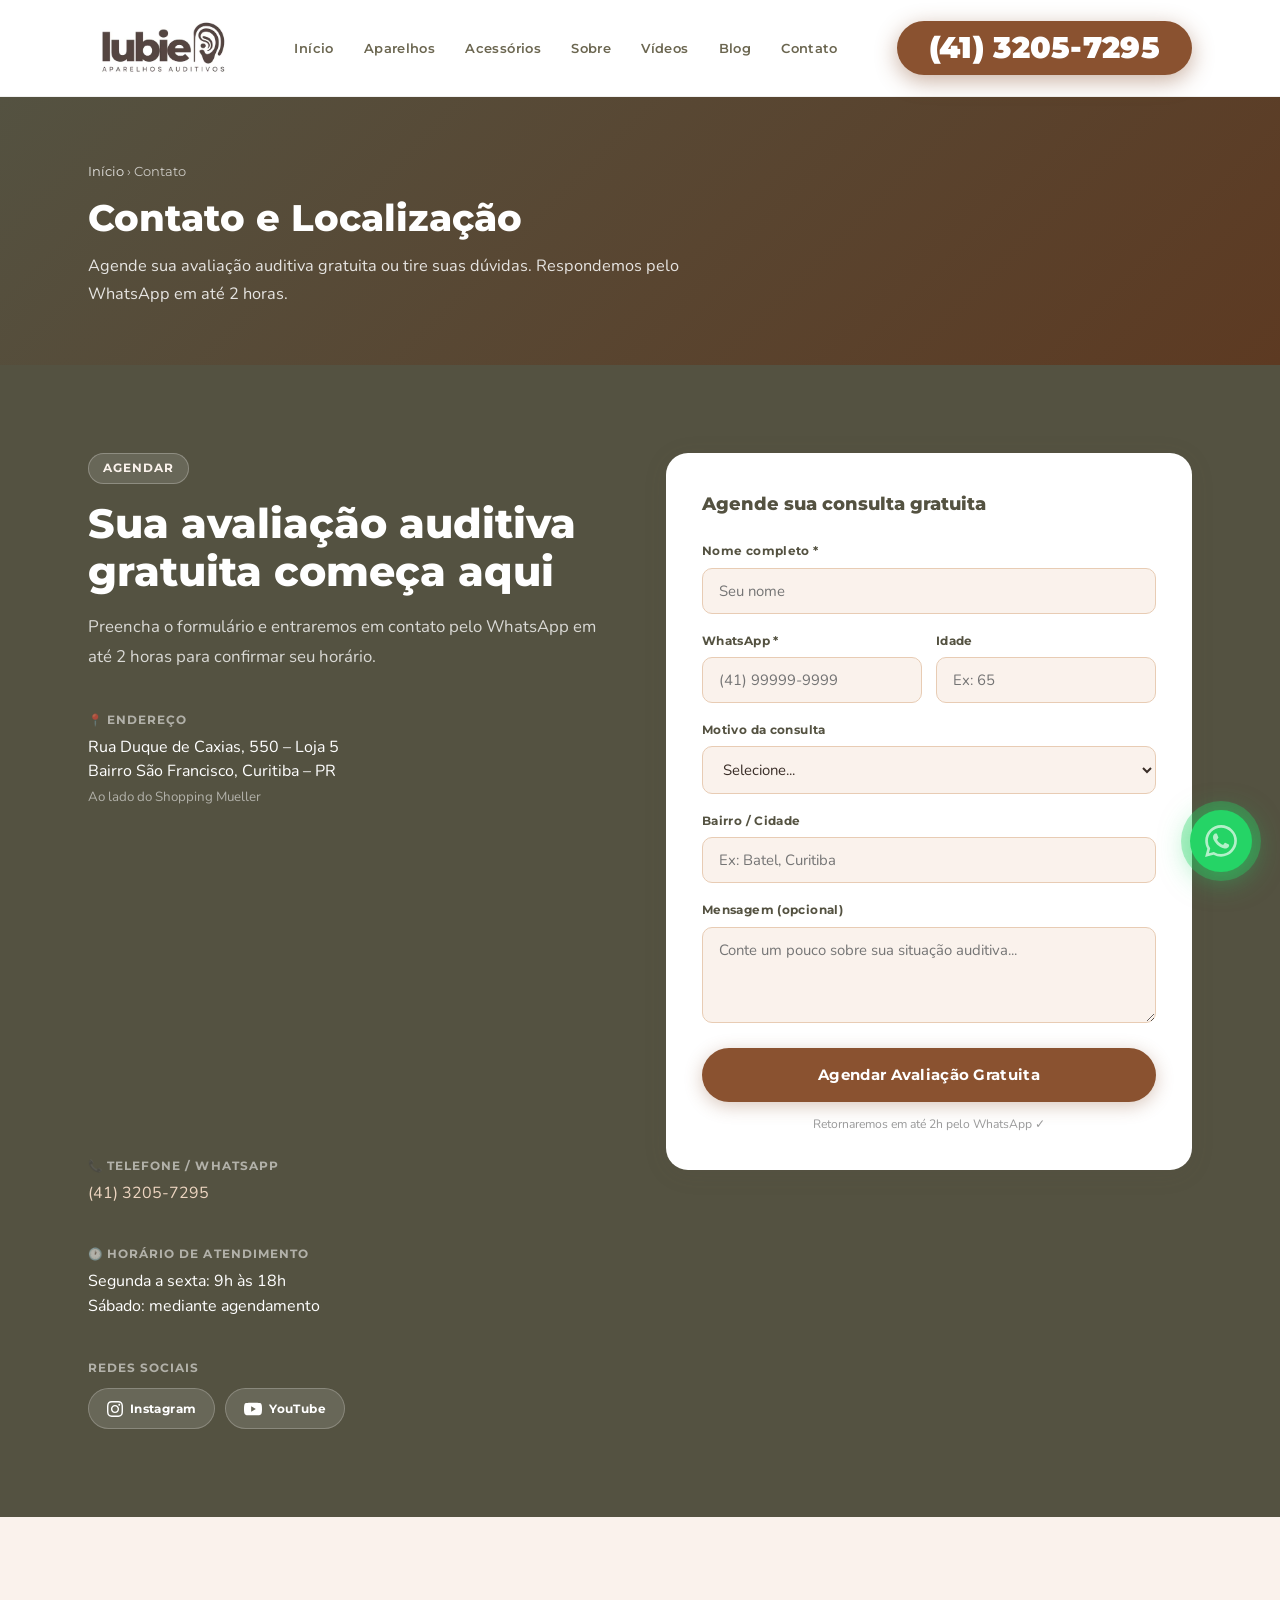
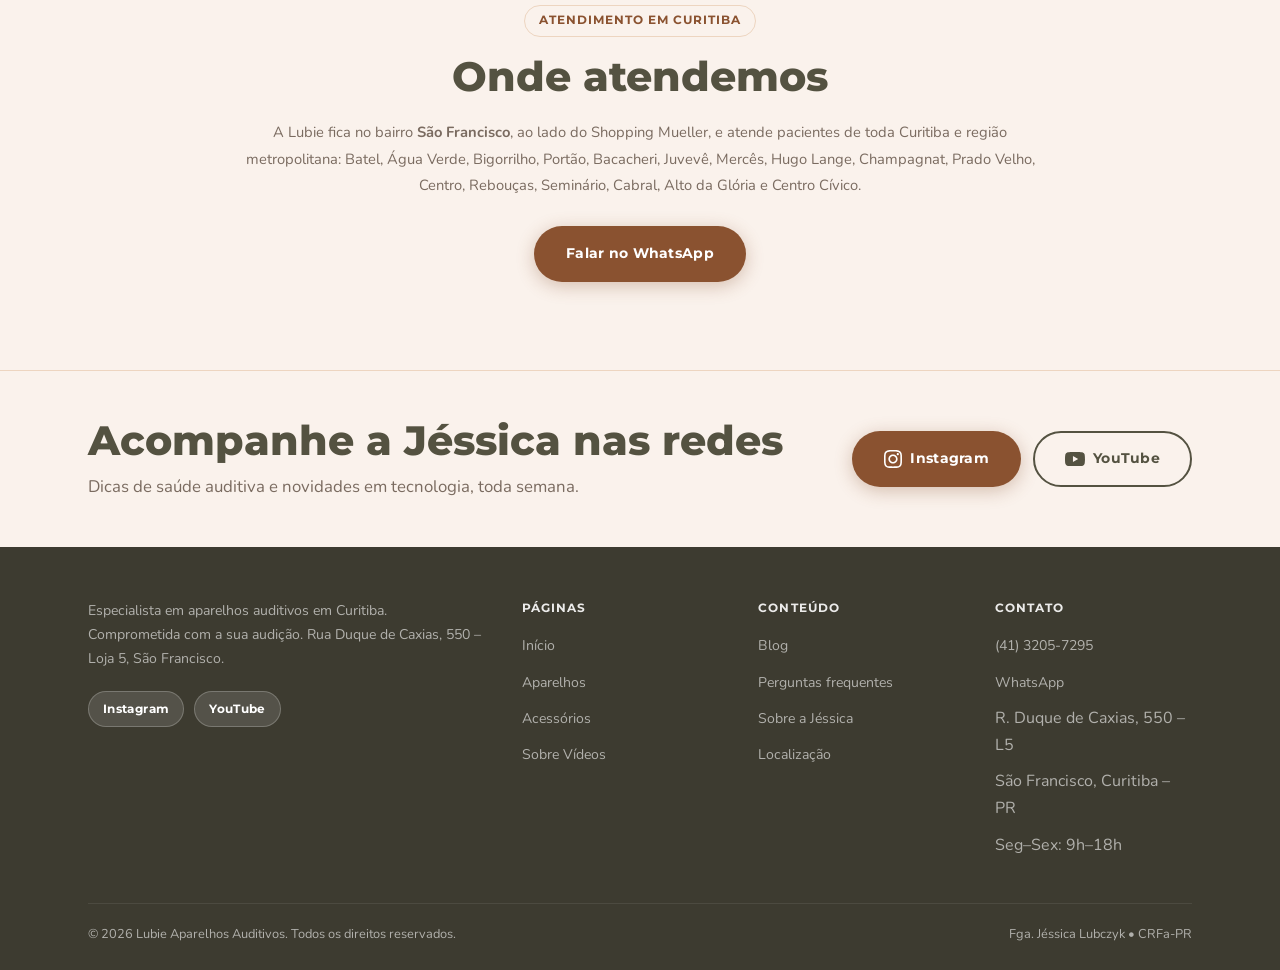
<file: contato.html>
<!DOCTYPE html>
<html lang="pt-BR">
<head>
  <meta charset="UTF-8"/>
  <meta name="viewport" content="width=device-width, initial-scale=1.0"/>
  <title>Contato e Localização | Lubie Aparelhos Auditivos — Curitiba</title>
  <meta name="description" content="Agende sua avaliação auditiva gratuita na Lubie. Rua Duque de Caxias, 550 – Loja 5, São Francisco, Curitiba – PR (ao lado do Shopping Mueller). Telefone/WhatsApp (41) 3205-7295."/>
  <link rel="canonical" href="https://lubieaparelhosauditivos.com.br/contato.html"/>
  <meta property="og:type" content="website"/>
  <meta property="og:url" content="https://lubieaparelhosauditivos.com.br/contato.html"/>
  <meta property="og:title" content="Contato e Localização | Lubie Aparelhos Auditivos — Curitiba"/>
  <meta property="og:description" content="Agende sua avaliação auditiva gratuita na Lubie. Rua Duque de Caxias, 550 – Loja 5, São Francisco, Curitiba – PR (ao lado do Shopping Mueller). Telefone/WhatsApp (41) 3205-7295."/>
  <meta property="og:image" content="https://lubieaparelhosauditivos.com.br/hero-jessica.webp"/>
  <meta property="og:locale" content="pt_BR"/>
  <meta property="og:site_name" content="Lubie Aparelhos Auditivos"/>
  <meta name="twitter:card" content="summary_large_image"/>

  <link rel="preconnect" href="https://fonts.googleapis.com"/>
  <link rel="preconnect" href="https://fonts.gstatic.com" crossorigin/>
  <link rel="preload" as="style" onload="this.onload=null;this.rel='stylesheet'" href="https://fonts.googleapis.com/css2?family=Montserrat:wght@400;500;600;700;800&family=Nunito:wght@300;400;500;600&display=swap"/>
  <noscript><link rel="stylesheet" href="https://fonts.googleapis.com/css2?family=Montserrat:wght@400;500;600;700;800&family=Nunito:wght@300;400;500;600&display=swap"/></noscript>
  <link rel="stylesheet" href="styles.css"/>
  <script async src="https://www.googletagmanager.com/gtag/js?id=G-ESC27L283Q"></script>
  <script>
    window.dataLayer = window.dataLayer || [];
    function gtag(){dataLayer.push(arguments);}
    gtag('js', new Date());
    gtag('config', 'G-ESC27L283Q');
    gtag('config', 'AW-16922891425', { 'allow_enhanced_conversions': true });
  </script>
</head>
<body>
<nav class="nav" id="nav">
  <div class="container">
    <div class="nav__inner">
      <a href="index.html" class="nav__logo">
        <img src="logo.webp" alt="Lubie Aparelhos Auditivos" decoding="async" loading="eager">
      </a>
      <div class="nav__links" id="navLinks">
        <a href="index.html">Início</a>
        <a href="aparelhos.html">Aparelhos</a>
        <a href="acessorios.html">Acessórios</a>
        <a href="sobre.html">Sobre</a>
        <a href=videos.html>Vídeos</a>
        <a href="blog.html">Blog</a>
        <a href="contato.html" class="active">Contato</a>
      </div>
      <a href="tel:4132057295" class="nav__phone" onclick="trackContactClick('phone')">(41) 3205-7295</a>
      <div class="hamburger" id="ham" onclick="toggleNav()"><span></span><span></span><span></span></div>
    </div>
  </div>
</nav>
<style>
  .page-head{background:linear-gradient(135deg,var(--marrom) 0%,#5d3a22 100%);color:#fff;padding:64px 0 56px;}
  .page-head .breadcrumb{font-size:.8rem;color:rgba(255,255,255,.7);font-family:'Montserrat',sans-serif;margin-bottom:14px;}
  .page-head .breadcrumb a{color:rgba(255,255,255,.85);text-decoration:none;}
  .page-head h1{font-family:'Montserrat',sans-serif;font-weight:800;font-size:2.3rem;line-height:1.15;margin:0 0 14px;}
  .page-head p{color:rgba(255,255,255,.85);max-width:620px;line-height:1.7;margin:0;font-size:1.02rem;}
  @media(max-width:640px){.page-head h1{font-size:1.7rem;}}
</style>
<header class="page-head">
  <div class="container">
    <div class="breadcrumb"><a href="index.html">Início</a> › Contato</div>
    <h1>Contato e Localização</h1>
    <p>Agende sua avaliação auditiva gratuita ou tire suas dúvidas. Respondemos pelo WhatsApp em até 2 horas.</p>
  </div>
</header>
<section class="section section--dark" id="contato">
  <div class="container">
    <div class="contato__grid">
      <div>
        <span class="pill pill--light">Agendar</span>
        <h2 class="sec-title sec-title--white">Sua avaliação auditiva gratuita começa aqui</h2>
        <p class="sec-sub sec-sub--white" style="margin-bottom:40px">
          Preencha o formulário e entraremos em contato pelo WhatsApp em até 2 horas para confirmar seu horário.
        </p>
        <div style="display:flex;flex-direction:column;gap:18px;">
          <div class="info-block">
            <div class="info-block__label">📍 Endereço</div>
            <div class="info-block__val">Rua Duque de Caxias, 550 – Loja 5<br/>Bairro São Francisco, Curitiba – PR<br/><small style="color:rgba(255,255,255,.55)">Ao lado do Shopping Mueller</small></div>
          </div>
          <div class="mapa-wrap">
            <iframe
              src="https://maps.google.com/maps?q=Rua+Duque+de+Caxias+550+Loja+5+Sao+Francisco+Curitiba+PR&t=&z=16&ie=UTF8&iwloc=&output=embed"
              width="100%" height="280"
              style="border:0;border-radius:12px;display:block;margin-top:4px;filter:grayscale(10%) contrast(1.05)"
              allowfullscreen loading="lazy"
              referrerpolicy="no-referrer-when-downgrade"
              title="Localização da Lubie Aparelhos Auditivos">
            </iframe>
          </div>
          <div class="info-block">
            <div class="info-block__label">📞 Telefone / WhatsApp</div>
            <div class="info-block__val"><a href="tel:4132057295" onclick="trackContactClick('phone')">(41) 3205-7295</a></div>
          </div>
          <div class="info-block">
            <div class="info-block__label">🕐 Horário de Atendimento</div>
            <div class="info-block__val">Segunda a sexta: 9h às 18h<br/>Sábado: mediante agendamento</div>
          </div>
          <div>
            <div class="info-block__label" style="color:rgba(255,255,255,.55);font-family:'Montserrat',sans-serif;font-size:.72rem;font-weight:700;text-transform:uppercase;letter-spacing:.09em;margin-bottom:10px;">Redes sociais</div>
            <div class="social-row">
              <a href="https://www.instagram.com/lubie.aparelhosauditivos/" target="_blank" class="social-btn">
                <svg xmlns="http://www.w3.org/2000/svg" width="16" height="16" viewBox="0 0 24 24" fill="currentColor"><path d="M12 2.163c3.204 0 3.584.012 4.85.07 3.252.148 4.771 1.691 4.919 4.919.058 1.265.069 1.645.069 4.849 0 3.205-.012 3.584-.069 4.849-.149 3.225-1.664 4.771-4.919 4.919-1.266.058-1.644.07-4.85.07-3.204 0-3.584-.012-4.849-.07-3.26-.149-4.771-1.699-4.919-4.92-.058-1.265-.07-1.644-.07-4.849 0-3.204.013-3.583.07-4.849.149-3.227 1.664-4.771 4.919-4.919 1.266-.057 1.645-.069 4.849-.069zm0-2.163c-3.259 0-3.667.014-4.947.072-4.358.2-6.78 2.618-6.98 6.98-.059 1.281-.073 1.689-.073 4.948 0 3.259.014 3.668.072 4.948.2 4.358 2.618 6.78 6.98 6.98 1.281.058 1.689.072 4.948.072 3.259 0 3.668-.014 4.948-.072 4.354-.2 6.782-2.618 6.979-6.98.059-1.28.073-1.689.073-4.948 0-3.259-.014-3.667-.072-4.947-.196-4.354-2.617-6.78-6.979-6.98-1.281-.059-1.69-.073-4.949-.073zm0 5.838c-3.403 0-6.162 2.759-6.162 6.162s2.759 6.163 6.162 6.163 6.162-2.759 6.162-6.163c0-3.403-2.759-6.162-6.162-6.162zm0 10.162c-2.209 0-4-1.79-4-4 0-2.209 1.791-4 4-4s4 1.791 4 4c0 2.21-1.791 4-4 4zm6.406-11.845c-.796 0-1.441.645-1.441 1.44s.645 1.44 1.441 1.44c.795 0 1.439-.645 1.439-1.44s-.644-1.44-1.439-1.44z"/></svg>
                Instagram
              </a>
              <a href="https://www.youtube.com/@LubieAparelhosAuditivos" target="_blank" class="social-btn">
                <svg xmlns="http://www.w3.org/2000/svg" width="18" height="18" viewBox="0 0 24 24" fill="currentColor"><path d="M23.498 6.186a3.016 3.016 0 0 0-2.122-2.136C19.505 3.545 12 3.545 12 3.545s-7.505 0-9.377.505A3.017 3.017 0 0 0 .502 6.186C0 8.07 0 12 0 12s0 3.93.502 5.814a3.016 3.016 0 0 0 2.122 2.136c1.871.505 9.376.505 9.376.505s7.505 0 9.377-.505a3.015 3.015 0 0 0 2.122-2.136C24 15.93 24 12 24 12s0-3.93-.502-5.814zM9.545 15.568V8.432L15.818 12l-6.273 3.568z"/></svg>
                YouTube
              </a>
            </div>
          </div>
        </div>
      </div>
      <div class="contato__form">
        <p class="form-title">Agende sua consulta gratuita</p>
        <form onsubmit="handleSubmit(event)" name="agendamento" data-netlify="true" netlify-honeypot="bot-field">
          <!-- Netlify Forms: campos ocultos obrigatórios -->
          <input type="hidden" name="form-name" value="agendamento">
          <input type="hidden" name="link_whatsapp" id="f-wa-link">
          <input type="hidden" name="origem" id="f-origem">
          <p style="display:none"><input name="bot-field"></p>
          <div class="form-group">
            <label>Nome completo *</label>
            <input type="text" id="f-nome" name="nome" placeholder="Seu nome" required/>
          </div>
          <div class="grid-2" style="gap:14px">
            <div class="form-group">
              <label>WhatsApp *</label>
              <input type="tel" id="wa-input" name="whatsapp" placeholder="(41) 99999-9999" required/>
            </div>
            <div class="form-group">
              <label>Idade</label>
              <input type="number" id="f-idade" name="idade" placeholder="Ex: 65" min="1" max="120"/>
            </div>
          </div>
          <div class="form-group">
            <label>Motivo da consulta</label>
            <select id="f-motivo" name="motivo">
              <option value="">Selecione...</option>
              <option>Primeira avaliação auditiva</option>
              <option>Já tenho aparelho e preciso de ajuste</option>
              <option>Quero trocar de aparelho</option>
              <option>Avaliação para familiar</option>
              <option>Outro</option>
            </select>
          </div>
          <div class="form-group">
            <label>Bairro / Cidade</label>
            <input type="text" id="f-bairro" name="bairro" placeholder="Ex: Batel, Curitiba"/>
          </div>
          <div class="form-group">
            <label>Mensagem (opcional)</label>
            <textarea id="f-msg" name="mensagem" placeholder="Conte um pouco sobre sua situação auditiva..."></textarea>
          </div>
          <button type="submit" class="btn btn-primary" style="width:100%;justify-content:center;padding:16px;font-size:.92rem;">
            Agendar Avaliação Gratuita
          </button>
          <p style="text-align:center;font-size:.76rem;color:#999;margin-top:12px;">
            Retornaremos em até 2h pelo WhatsApp ✓
          </p>
        </form>
      </div>
    </div>
  </div>
</section>
<section class="section section--creme">
  <div class="container" style="text-align:center">
    <span class="pill">Atendimento em Curitiba</span>
    <h2 class="sec-title">Onde atendemos</h2>
    <p style="margin:18px auto 0;font-size:.92rem;color:var(--texto-light);line-height:1.8;max-width:820px;">
      A Lubie fica no bairro <strong>São Francisco</strong>, ao lado do Shopping Mueller, e atende pacientes de toda Curitiba e região metropolitana:
      Batel, Água Verde, Bigorrilho, Portão, Bacacheri, Juvevê, Mercês, Hugo Lange, Champagnat, Prado Velho, Centro, Rebouças, Seminário, Cabral, Alto da Glória e Centro Cívico.
    </p>
    <div style="margin-top:28px">
      <a href="https://wa.me/554132057295?text=Ol%C3%A1%21+Gostaria+de+agendar+uma+avalia%C3%A7%C3%A3o+auditiva+gratuita." target="_blank" rel="noopener" class="btn btn-primary" onclick="trackContactClick('whatsapp')">Falar no WhatsApp</a>
    </div>
  </div>
</section>
<!-- REDES SOCIAIS — versão compacta -->
<section class="redes-cta section--creme" aria-labelledby="redes-title">
  <div class="container">
    <div style="display:flex;align-items:center;justify-content:space-between;gap:24px;flex-wrap:wrap">
      <div style="min-width:260px">
        <h2 class="sec-title" id="redes-title" style="margin-bottom:6px">Acompanhe a Jéssica nas redes</h2>
        <p class="sec-sub" style="margin:0;max-width:520px">Dicas de saúde auditiva e novidades em tecnologia, toda semana.</p>
      </div>
      <div style="display:flex;gap:12px;flex-wrap:wrap">
        <a href="https://www.instagram.com/lubie.aparelhosauditivos/" target="_blank" rel="noopener" class="btn btn-primary" style="display:inline-flex;align-items:center;gap:8px;"><svg xmlns="http://www.w3.org/2000/svg" width="18" height="18" viewBox="0 0 24 24" fill="currentColor"><path d="M12 2.163c3.204 0 3.584.012 4.85.07 3.252.148 4.771 1.691 4.919 4.919.058 1.265.069 1.645.069 4.849 0 3.205-.012 3.584-.069 4.849-.149 3.225-1.664 4.771-4.919 4.919-1.266.058-1.644.07-4.85.07-3.204 0-3.584-.012-4.849-.07-3.26-.149-4.771-1.699-4.919-4.92-.058-1.265-.07-1.644-.07-4.849 0-3.204.013-3.583.07-4.849.149-3.227 1.664-4.771 4.919-4.919 1.266-.057 1.645-.069 4.849-.069zm0-2.163c-3.259 0-3.667.014-4.947.072-4.358.2-6.78 2.618-6.98 6.98-.059 1.281-.073 1.689-.073 4.948 0 3.259.014 3.668.072 4.948.2 4.358 2.618 6.78 6.98 6.98 1.281.058 1.689.072 4.948.072 3.259 0 3.668-.014 4.948-.072 4.354-.2 6.782-2.618 6.979-6.98.059-1.28.073-1.689.073-4.948 0-3.259-.014-3.667-.072-4.947-.196-4.354-2.617-6.78-6.979-6.98-1.281-.059-1.69-.073-4.949-.073zm0 5.838c-3.403 0-6.162 2.759-6.162 6.162s2.759 6.163 6.162 6.163 6.162-2.759 6.162-6.163c0-3.403-2.759-6.162-6.162-6.162zm0 10.162c-2.209 0-4-1.79-4-4 0-2.209 1.791-4 4-4s4 1.791 4 4c0 2.21-1.791 4-4 4zm6.406-11.845c-.796 0-1.441.645-1.441 1.44s.645 1.44 1.441 1.44c.795 0 1.439-.645 1.439-1.44s-.644-1.44-1.439-1.44z"/></svg>Instagram</a>
        <a href="https://www.youtube.com/@LubieAparelhosAuditivos" target="_blank" rel="noopener" class="btn btn-outline" style="display:inline-flex;align-items:center;gap:8px;"><svg xmlns="http://www.w3.org/2000/svg" width="20" height="20" viewBox="0 0 24 24" fill="currentColor"><path d="M23.498 6.186a3.016 3.016 0 0 0-2.122-2.136C19.505 3.545 12 3.545 12 3.545s-7.505 0-9.377.505A3.017 3.017 0 0 0 .502 6.186C0 8.07 0 12 0 12s0 3.93.502 5.814a3.016 3.016 0 0 0 2.122 2.136c1.871.505 9.376.505 9.376.505s7.505 0 9.377-.505a3.015 3.015 0 0 0 2.122-2.136C24 15.93 24 12 24 12s0-3.93-.502-5.814zM9.545 15.568V8.432L15.818 12l-6.273 3.568z"/></svg>YouTube</a>
      </div>
    </div>
  </div>
</section>


<footer>
  <div class="container">
    <div class="footer__grid">
      <div>
        <img class="footer__logo" src="logo.webp" alt="Lubie Aparelhos Auditivos" decoding="async" loading="lazy">
        <p class="footer__desc">Especialista em aparelhos auditivos em Curitiba. Comprometida com a sua audição. Rua Duque de Caxias, 550 – Loja 5, São Francisco.</p>
        <div class="social-row">
          <a href="https://www.instagram.com/lubie.aparelhosauditivos/" target="_blank" rel="noopener" class="social-btn" style="padding:7px 14px;font-size:.75rem;">Instagram</a>
          <a href="https://www.youtube.com/@LubieAparelhosAuditivos" target="_blank" rel="noopener" class="social-btn" style="padding:7px 14px;font-size:.75rem;">YouTube</a>
        </div>
      </div>
      <div>
        <p class="footer__h">Páginas</p>
        <ul class="footer__ul">
          <li><a href="index.html">Início</a></li>
          <li><a href="aparelhos.html">Aparelhos</a></li>
          <li><a href="acessorios.html">Acessórios</a></li>
          <li><a href="sobre.html">Sobre</a>
        <a href=videos.html>Vídeos</a></li>
        </ul>
      </div>
      <div>
        <p class="footer__h">Conteúdo</p>
        <ul class="footer__ul">
          <li><a href="blog.html">Blog</a></li>
          <li><a href="index.html#faq">Perguntas frequentes</a></li>
          <li><a href="sobre.html">Sobre a Jéssica</a></li>
          <li><a href="contato.html">Localização</a></li>
        </ul>
      </div>
      <div>
        <p class="footer__h">Contato</p>
        <ul class="footer__ul">
          <li><a href="tel:4132057295" onclick="trackContactClick('phone')">(41) 3205-7295</a></li>
          <li><a href="https://wa.me/554132057295" onclick="trackContactClick('whatsapp')">WhatsApp</a></li>
          <li>R. Duque de Caxias, 550 – L5</li>
          <li>São Francisco, Curitiba – PR</li>
          <li>Seg–Sex: 9h–18h</li>
        </ul>
      </div>
    </div>
    <div class="footer__bottom">
      <span>© 2026 Lubie Aparelhos Auditivos. Todos os direitos reservados.</span>
      <span>Fga. Jéssica Lubczyk • CRFa-PR</span>
    </div>
  </div>
</footer>
<div class="mobile-bar" id="mobile-bar" role="navigation" aria-label="Ações rápidas">
  <a href="#contato" class="mobile-bar__btn mobile-bar__btn--primary">Agendar</a>
  <a href="https://wa.me/554132057295?text=Ol%C3%A1%21+Gostaria+de+agendar+uma+avalia%C3%A7%C3%A3o+auditiva+gratuita." target="_blank" rel="noopener" class="mobile-bar__btn mobile-bar__btn--wa" onclick="trackContactClick('whatsapp')">WhatsApp</a>
  <a href="tel:4132057295" class="mobile-bar__btn mobile-bar__btn--phone" onclick="trackContactClick('phone')">Ligar</a>
</div>
<a href="https://wa.me/554132057295?text=Ol%C3%A1!%20Gostaria%20de%20agendar%20uma%20avalia%C3%A7%C3%A3o%20auditiva%20gratuita." target="_blank" rel="noopener" class="wa" title="Fale pelo WhatsApp" onclick="trackContactClick('whatsapp')" aria-label="WhatsApp">
  <svg xmlns="http://www.w3.org/2000/svg" viewBox="0 0 24 24" fill="#fff" width="32" height="32"><path d="M17.472 14.382c-.297-.149-1.758-.867-2.03-.967-.273-.099-.471-.148-.67.15-.197.297-.767.966-.94 1.164-.173.199-.347.223-.644.075-.297-.15-1.255-.463-2.39-1.475-.883-.788-1.48-1.761-1.653-2.059-.173-.297-.018-.458.13-.606.134-.133.298-.347.446-.52.149-.174.198-.298.298-.497.099-.198.05-.371-.025-.52-.075-.149-.669-1.612-.916-2.207-.242-.579-.487-.5-.669-.51-.173-.008-.371-.01-.57-.01-.198 0-.52.074-.792.372-.272.297-1.04 1.016-1.04 2.479 0 1.462 1.065 2.875 1.213 3.074.149.198 2.096 3.2 5.077 4.487.709.306 1.262.489 1.694.625.712.227 1.36.195 1.871.118.571-.085 1.758-.719 2.006-1.413.248-.694.248-1.289.173-1.413-.074-.124-.272-.198-.57-.347m-5.421 7.403h-.004a9.87 9.87 0 01-5.031-1.378l-.361-.214-3.741.982.998-3.648-.235-.374a9.86 9.86 0 01-1.51-5.26c.001-5.45 4.436-9.884 9.888-9.884 2.64 0 5.122 1.03 6.988 2.898a9.825 9.825 0 012.893 6.994c-.003 5.45-4.437 9.884-9.885 9.884m8.413-18.297A11.815 11.815 0 0012.05 0C5.495 0 .16 5.335.157 11.892c0 2.096.547 4.142 1.588 5.945L.057 24l6.305-1.654a11.882 11.882 0 005.683 1.448h.005c6.554 0 11.89-5.335 11.893-11.893a11.821 11.821 0 00-3.48-8.413z"/></svg>
</a>
<script src="main.js" defer></script>
</body>
</html>
</file>
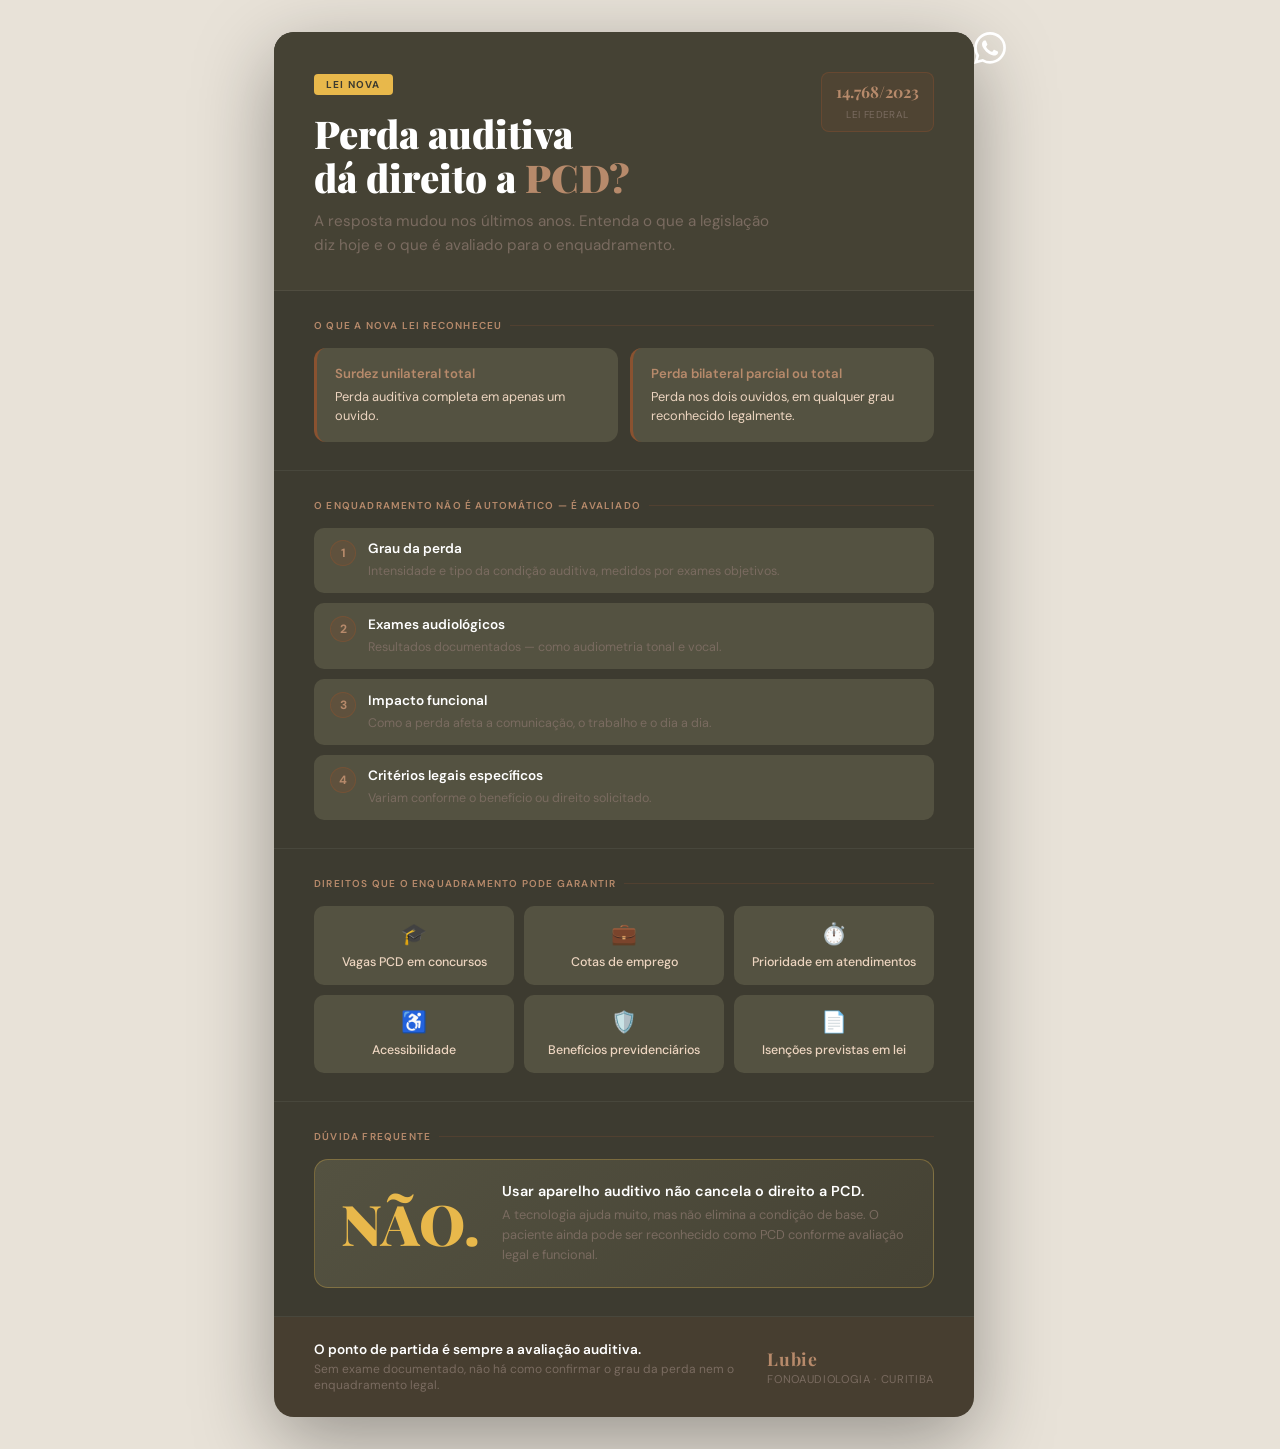
<file: perda-auditiva-pcd.html>
<!DOCTYPE html>
<html lang="pt-BR">
<head>
<meta charset="UTF-8"/>
<meta name="viewport" content="width=device-width, initial-scale=1.0"/>
<title>Perda auditiva dá direito a PCD? O que diz a lei | Lubie Curitiba</title>
<meta name="description" content="Perda auditiva dá direito a PCD? Entenda o que mudou com a Lei 14.768/2023 e os critérios de reconhecimento da deficiência auditiva. Tire suas dúvidas com a Fga. Jéssica, em Curitiba."/>
<link rel="canonical" href="https://lubieaparelhosauditivos.com.br/perda-auditiva-pcd.html"/>
<link href="https://fonts.googleapis.com/css2?family=Playfair+Display:wght@700;900&family=DM+Sans:wght@300;400;500;600&display=swap" rel="stylesheet"/>
<style>
  *, *::before, *::after { box-sizing: border-box; margin: 0; padding: 0; }
  :root {
    --marrom-esc:  #3d3b30;
    --marrom-mid:  #454234;
    --marrom:      #545241;
    --salmon:      #8a5230;
    --tan:         #b78a6b;
    --gold:        #e8b84b;
    --blush:       #edd5c0;
    --creme:       #faf2ec;
    --branco:      #ffffff;
    --texto-light: #7a6b60;
  }
  body {
    background: #e8e2d8;
    font-family: 'DM Sans', sans-serif;
    display: flex;
    justify-content: center;
    padding: 2rem 1rem;
  }
  .poster {
    width: 700px;
    background: var(--marrom-esc);
    border-radius: 20px;
    overflow: hidden;
    box-shadow: 0 24px 80px rgba(0,0,0,0.35);
  }
  /* ── HERO ── */
  .hero {
    background: var(--marrom-mid);
    padding: 2.5rem 2.5rem 2rem;
    position: relative;
    border-bottom: 1px solid rgba(255,255,255,0.06);
  }
  .tag {
    display: inline-block;
    background: var(--gold);
    color: var(--marrom-esc);
    font-size: 10px;
    font-weight: 700;
    letter-spacing: 0.12em;
    text-transform: uppercase;
    padding: 4px 12px;
    border-radius: 4px;
    margin-bottom: 1rem;
  }
  .hero h1 {
    font-family: 'Playfair Display', serif;
    font-size: 2.4rem;
    font-weight: 900;
    color: var(--branco);
    line-height: 1.15;
    margin-bottom: 0.6rem;
  }
  .hero h1 span { color: var(--tan); }
  .hero p {
    font-size: 0.95rem;
    color: var(--texto-light);
    line-height: 1.6;
    max-width: 460px;
  }
  .lei-pill {
    position: absolute;
    top: 2.5rem;
    right: 2.5rem;
    background: rgba(138,82,48,0.15);
    border: 1px solid rgba(138,82,48,0.4);
    border-radius: 8px;
    padding: 8px 14px;
    text-align: center;
  }
  .lei-pill .num {
    font-family: 'Playfair Display', serif;
    font-size: 1rem;
    font-weight: 700;
    color: var(--tan);
    display: block;
  }
  .lei-pill .desc {
    font-size: 10px;
    color: var(--texto-light);
    letter-spacing: 0.04em;
    text-transform: uppercase;
  }
  /* ── SECTIONS ── */
  .section {
    padding: 1.75rem 2.5rem;
    border-bottom: 1px solid rgba(255,255,255,0.06);
  }
  .section-label {
    font-size: 10px;
    font-weight: 600;
    letter-spacing: 0.12em;
    text-transform: uppercase;
    color: var(--tan);
    margin-bottom: 1rem;
    display: flex;
    align-items: center;
    gap: 8px;
  }
  .section-label::after {
    content: '';
    flex: 1;
    height: 1px;
    background: rgba(138,82,48,0.25);
  }
  /* ── O QUE MUDOU ── */
  .mudou-grid {
    display: grid;
    grid-template-columns: 1fr 1fr;
    gap: 12px;
  }
  .mudou-card {
    background: var(--marrom);
    border-radius: 12px;
    padding: 1rem 1.1rem;
    border-left: 3px solid var(--salmon);
  }
  .mudou-card .title {
    font-size: 0.82rem;
    font-weight: 600;
    color: var(--tan);
    margin-bottom: 4px;
  }
  .mudou-card p {
    font-size: 0.8rem;
    color: var(--blush);
    line-height: 1.5;
  }
  /* ── AVALIAÇÃO ── */
  .aval-list {
    display: flex;
    flex-direction: column;
    gap: 10px;
  }
  .aval-item {
    display: flex;
    align-items: flex-start;
    gap: 12px;
    background: var(--marrom);
    border-radius: 10px;
    padding: 0.8rem 1rem;
  }
  .aval-num {
    width: 26px;
    height: 26px;
    border-radius: 50%;
    background: rgba(138,82,48,0.2);
    border: 1px solid rgba(138,82,48,0.5);
    color: var(--tan);
    font-size: 12px;
    font-weight: 700;
    display: flex;
    align-items: center;
    justify-content: center;
    flex-shrink: 0;
  }
  .aval-text strong {
    font-size: 0.85rem;
    color: var(--branco);
    font-weight: 600;
    display: block;
    margin-bottom: 2px;
  }
  .aval-text span {
    font-size: 0.78rem;
    color: var(--texto-light);
    line-height: 1.45;
  }
  /* ── DIREITOS ── */
  .direitos-grid {
    display: grid;
    grid-template-columns: repeat(3, 1fr);
    gap: 10px;
  }
  .direito-tag {
    background: var(--marrom);
    border-radius: 10px;
    padding: 0.8rem 0.85rem;
    text-align: center;
    font-size: 0.78rem;
    color: var(--blush);
    line-height: 1.4;
    font-weight: 500;
  }
  .direito-tag .icon {
    font-size: 1.3rem;
    display: block;
    margin-bottom: 6px;
  }
  /* ── DESTAQUE NÃO ── */
  .nao-box {
    background: linear-gradient(135deg, var(--marrom), var(--marrom-mid));
    border: 1px solid rgba(232,184,75,0.3);
    border-radius: 14px;
    padding: 1.4rem 1.6rem;
    display: flex;
    align-items: center;
    gap: 1.4rem;
  }
  .nao-box .nao-word {
    font-family: 'Playfair Display', serif;
    font-size: 3.5rem;
    font-weight: 900;
    color: var(--gold);
    line-height: 1;
    flex-shrink: 0;
  }
  .nao-box .nao-text strong {
    font-size: 0.9rem;
    color: var(--branco);
    font-weight: 600;
    display: block;
    margin-bottom: 5px;
  }
  .nao-box .nao-text p {
    font-size: 0.8rem;
    color: var(--texto-light);
    line-height: 1.55;
  }
  /* ── FOOTER ── */
  .footer {
    background: rgba(138,82,48,0.12);
    padding: 1.5rem 2.5rem;
    display: flex;
    align-items: center;
    justify-content: space-between;
    gap: 1rem;
  }
  .footer-text strong {
    font-size: 0.85rem;
    color: var(--branco);
    font-weight: 600;
    display: block;
    margin-bottom: 3px;
  }
  .footer-text p {
    font-size: 0.75rem;
    color: var(--texto-light);
  }
  .footer-brand {
    font-family: 'Playfair Display', serif;
    font-size: 1.1rem;
    font-weight: 700;
    color: var(--tan);
    letter-spacing: 0.04em;
    white-space: nowrap;
  }
  .footer-brand span {
    display: block;
    font-family: 'DM Sans', sans-serif;
    font-size: 0.7rem;
    font-weight: 400;
    color: var(--texto-light);
    letter-spacing: 0.06em;
    text-transform: uppercase;
    margin-top: 2px;
  }
</style>
</head>
<body>
<div class="poster">
  <!-- HERO -->
  <div class="hero">
    <div class="tag">Lei Nova</div>
    <div class="lei-pill">
      <strong class="num">14.768/2023</strong>
      <span class="desc">Lei Federal</span>
    </div>
    <h1>Perda auditiva<br>dá direito a <span>PCD?</span></h1>
    <p>A resposta mudou nos últimos anos. Entenda o que a legislação diz hoje e o que é avaliado para o enquadramento.</p>
  </div>
  <!-- O QUE MUDOU -->
  <div class="section">
    <p class="section-label">O que a nova lei reconheceu</p>
    <div class="mudou-grid">
      <div class="mudou-card">
        <p class="title">Surdez unilateral total</p>
        <p>Perda auditiva completa em apenas um ouvido.</p>
      </div>
      <div class="mudou-card">
        <p class="title">Perda bilateral parcial ou total</p>
        <p>Perda nos dois ouvidos, em qualquer grau reconhecido legalmente.</p>
      </div>
    </div>
  </div>
  <!-- AVALIAÇÃO -->
  <div class="section">
    <p class="section-label">O enquadramento não é automático — é avaliado</p>
    <div class="aval-list">
      <div class="aval-item">
        <div class="aval-num">1</div>
        <div class="aval-text">
          <strong>Grau da perda</strong>
          <span>Intensidade e tipo da condição auditiva, medidos por exames objetivos.</span>
        </div>
      </div>
      <div class="aval-item">
        <div class="aval-num">2</div>
        <div class="aval-text">
          <strong>Exames audiológicos</strong>
          <span>Resultados documentados — como audiometria tonal e vocal.</span>
        </div>
      </div>
      <div class="aval-item">
        <div class="aval-num">3</div>
        <div class="aval-text">
          <strong>Impacto funcional</strong>
          <span>Como a perda afeta a comunicação, o trabalho e o dia a dia.</span>
        </div>
      </div>
      <div class="aval-item">
        <div class="aval-num">4</div>
        <div class="aval-text">
          <strong>Critérios legais específicos</strong>
          <span>Variam conforme o benefício ou direito solicitado.</span>
        </div>
      </div>
    </div>
  </div>
  <!-- DIREITOS -->
  <div class="section">
    <p class="section-label">Direitos que o enquadramento pode garantir</p>
    <div class="direitos-grid">
      <div class="direito-tag"><span class="icon">🎓</span>Vagas PCD em concursos</div>
      <div class="direito-tag"><span class="icon">💼</span>Cotas de emprego</div>
      <div class="direito-tag"><span class="icon">⏱️</span>Prioridade em atendimentos</div>
      <div class="direito-tag"><span class="icon">♿</span>Acessibilidade</div>
      <div class="direito-tag"><span class="icon">🛡️</span>Benefícios previdenciários</div>
      <div class="direito-tag"><span class="icon">📄</span>Isenções previstas em lei</div>
    </div>
  </div>
  <!-- NÃO PERDE -->
  <div class="section">
    <p class="section-label">Dúvida frequente</p>
    <div class="nao-box">
      <div class="nao-word">NÃO.</div>
      <div class="nao-text">
        <strong>Usar aparelho auditivo não cancela o direito a PCD.</strong>
        <p>A tecnologia ajuda muito, mas não elimina a condição de base. O paciente ainda pode ser reconhecido como PCD conforme avaliação legal e funcional.</p>
      </div>
    </div>
  </div>
  <!-- FOOTER -->
  <div class="footer">
    <div class="footer-text">
      <strong>O ponto de partida é sempre a avaliação auditiva.</strong>
      <p>Sem exame documentado, não há como confirmar o grau da perda nem o enquadramento legal.</p>
    </div>
    <div class="footer-brand">
      Lubie
      <span>Fonoaudiologia · Curitiba</span>
    </div>
  </div>
</div>
<a href="https://wa.me/554132057295?text=Ol%C3%A1!%20Gostaria%20de%20agendar%20uma%20avalia%C3%A7%C3%A3o%20auditiva%20gratuita." target="_blank" rel="noopener" class="wa" title="Fale pelo WhatsApp" onclick="trackContactClick('whatsapp')" aria-label="WhatsApp">
  <svg xmlns="http://www.w3.org/2000/svg" viewBox="0 0 24 24" fill="#fff" width="32" height="32"><path d="M17.472 14.382c-.297-.149-1.758-.867-2.03-.967-.273-.099-.471-.148-.67.15-.197.297-.767.966-.94 1.164-.173.199-.347.223-.644.075-.297-.15-1.255-.463-2.39-1.475-.883-.788-1.48-1.761-1.653-2.059-.173-.297-.018-.458.13-.606.134-.133.298-.347.446-.52.149-.174.198-.298.298-.497.099-.198.05-.371-.025-.52-.075-.149-.669-1.612-.916-2.207-.242-.579-.487-.5-.669-.51-.173-.008-.371-.01-.57-.01-.198 0-.52.074-.792.372-.272.297-1.04 1.016-1.04 2.479 0 1.462 1.065 2.875 1.213 3.074.149.198 2.096 3.2 5.077 4.487.709.306 1.262.489 1.694.625.712.227 1.36.195 1.871.118.571-.085 1.758-.719 2.006-1.413.248-.694.248-1.289.173-1.413-.074-.124-.272-.198-.57-.347m-5.421 7.403h-.004a9.87 9.87 0 01-5.031-1.378l-.361-.214-3.741.982.998-3.648-.235-.374a9.86 9.86 0 01-1.51-5.26c.001-5.45 4.436-9.884 9.888-9.884 2.64 0 5.122 1.03 6.988 2.898a9.825 9.825 0 012.893 6.994c-.003 5.45-4.437 9.884-9.885 9.884m8.413-18.297A11.815 11.815 0 0012.05 0C5.495 0 .16 5.335.157 11.892c0 2.096.547 4.142 1.588 5.945L.057 24l6.305-1.654a11.882 11.882 0 005.683 1.448h.005c6.554 0 11.89-5.335 11.893-11.893a11.821 11.821 0 00-3.48-8.413z"/></svg>
</a>
</body>
</html>
</file>
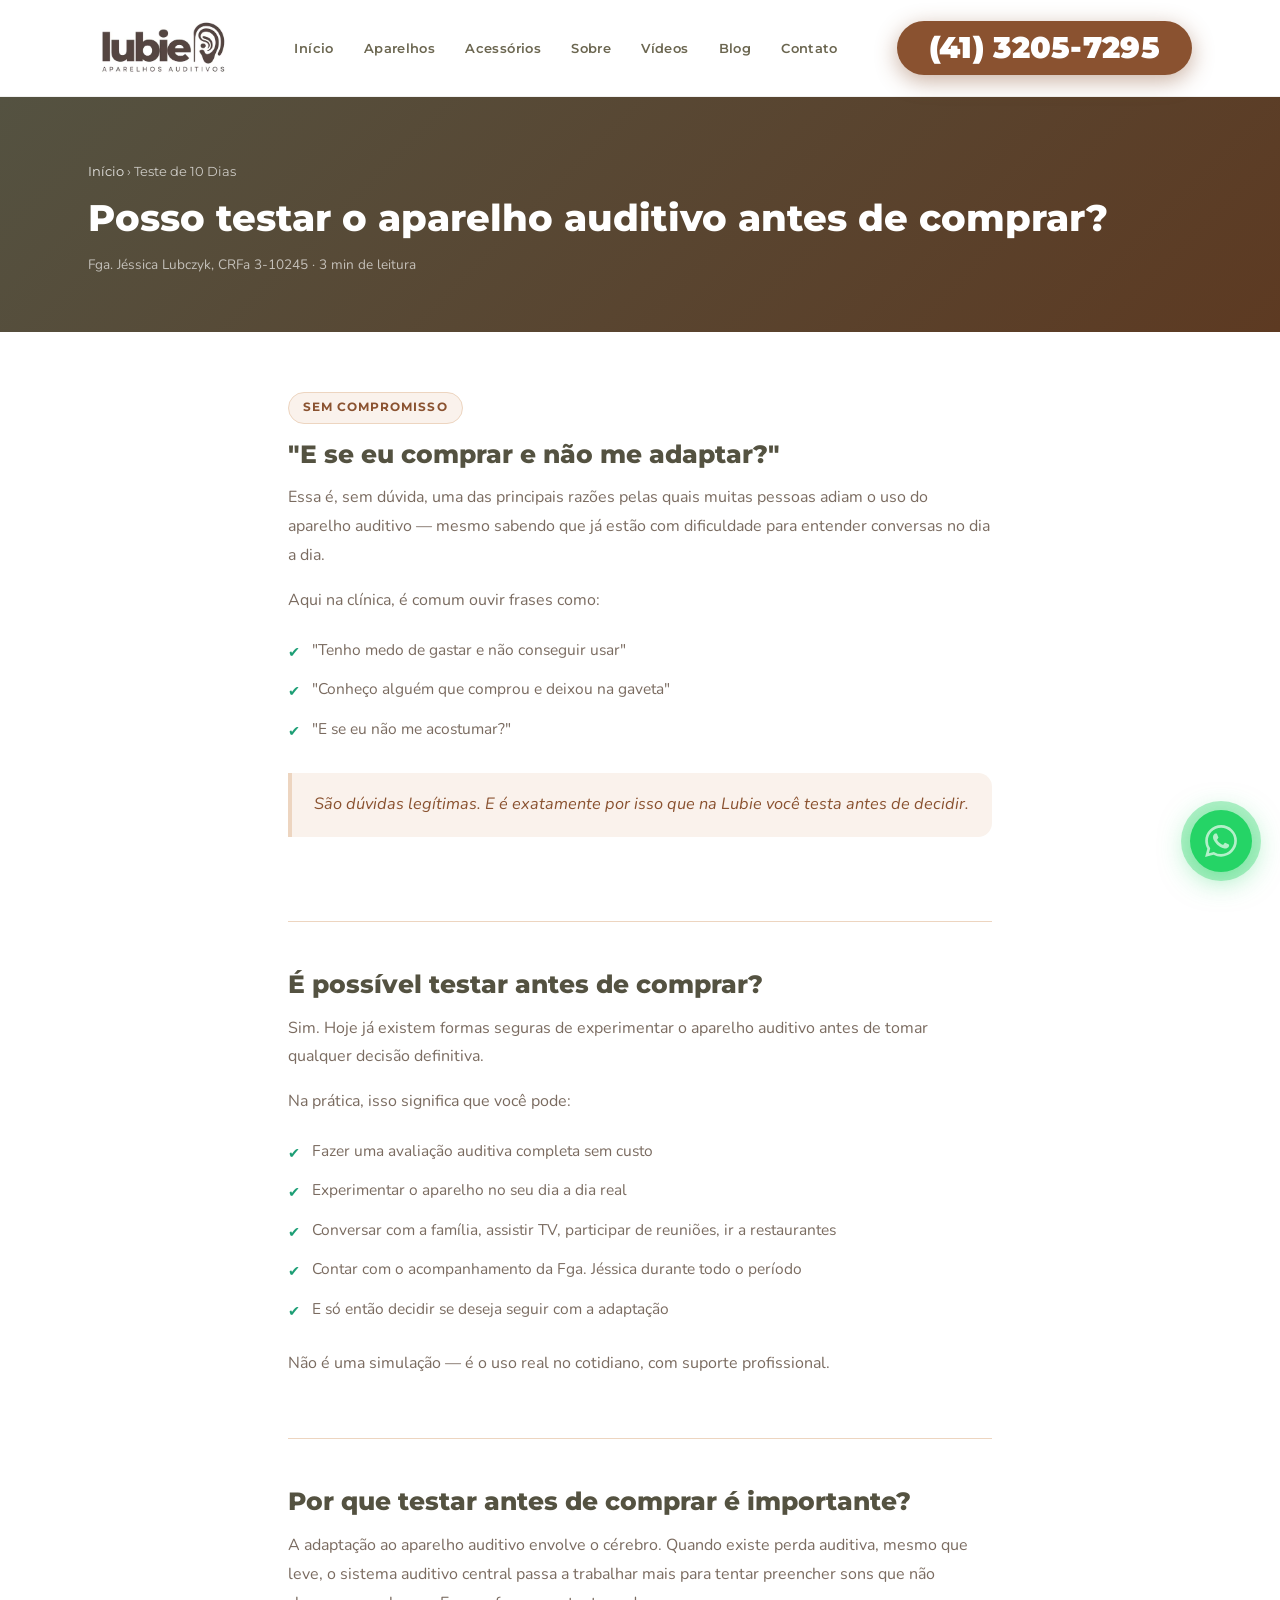
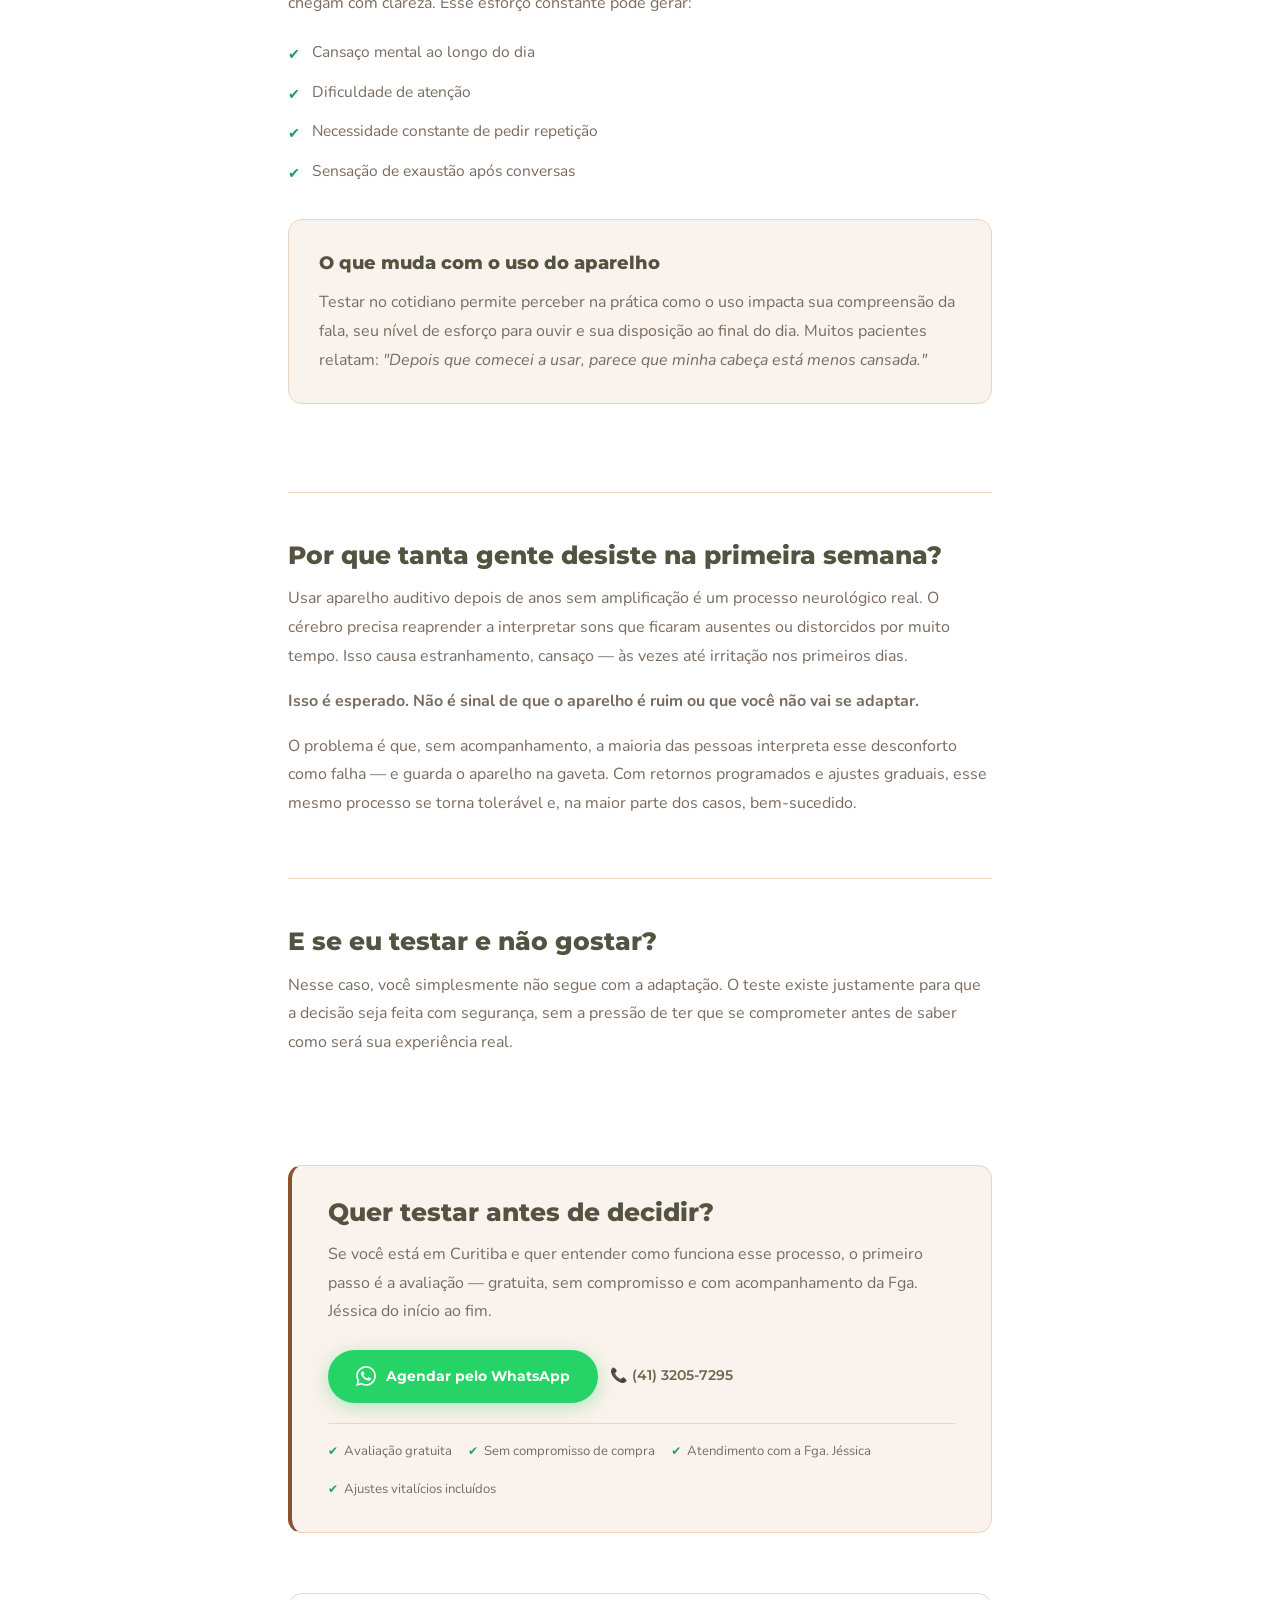
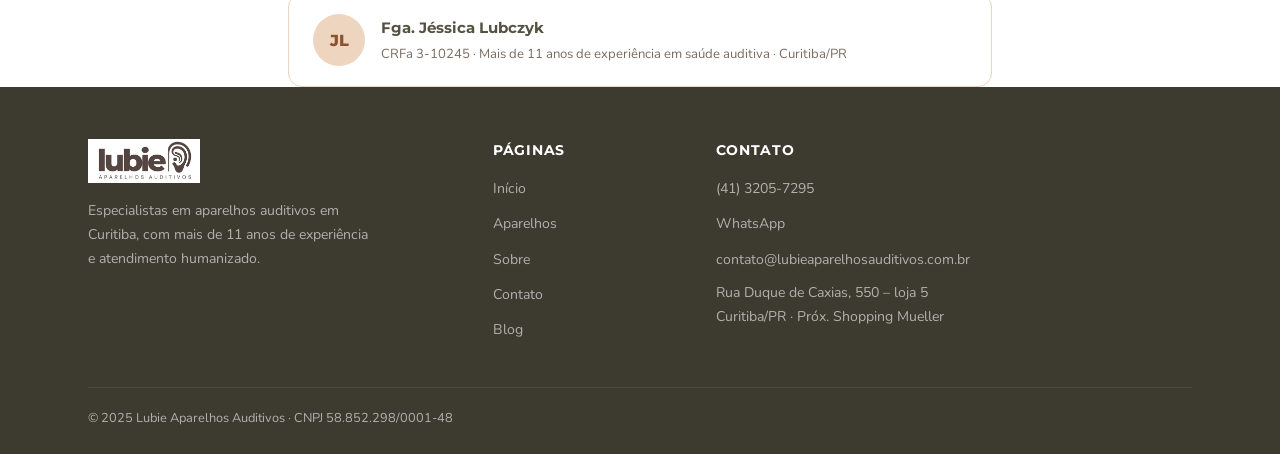
<file: teste-10-dias.html>
<!DOCTYPE html>
<html lang="pt-BR">
<head>
  <meta charset="UTF-8"/>
  <meta name="viewport" content="width=device-width, initial-scale=1.0"/>
  <title>Teste Gratuito de Aparelho Auditivo por 10 Dias | Lubie – Curitiba</title>
  <meta name="description" content="Você pode testar o aparelho auditivo antes de comprar. Na Lubie, você experimenta por 10 dias no seu dia a dia — sem compromisso. Avaliação gratuita com a Fga. Jéssica em Curitiba."/>
  <link rel="canonical" href="https://lubieaparelhosauditivos.com.br/teste-10-dias.html"/>
  <meta property="og:type" content="article"/>
  <meta property="og:url" content="https://lubieaparelhosauditivos.com.br/teste-10-dias.html"/>
  <meta property="og:title" content="Posso testar o aparelho auditivo antes de comprar? | Lubie Curitiba"/>
  <meta property="og:description" content="Sim. Na Lubie você experimenta o aparelho auditivo por 10 dias no seu dia a dia, sem compromisso de compra. Avaliação gratuita com a Fga. Jéssica."/>
  <meta property="og:locale" content="pt_BR"/>
  <meta property="og:site_name" content="Lubie Aparelhos Auditivos"/>
  <meta name="twitter:card" content="summary_large_image"/>
  <script type="application/ld+json">
  {
    "@context": "https://schema.org",
    "@type": "Article",
    "headline": "Posso testar o aparelho auditivo antes de comprar em Curitiba?",
    "description": "Entenda como funciona o período de teste de aparelho auditivo na Lubie, sem compromisso e com acompanhamento da Fga. Jéssica Lubczyk.",
    "author": { "@type": "Person", "name": "Jéssica Lubczyk" },
    "publisher": { "@type": "Organization", "name": "Lubie Aparelhos Auditivos" },
    "url": "https://lubieaparelhosauditivos.com.br/teste-10-dias.html"
  }
  </script>
  <link rel="preconnect" href="https://fonts.googleapis.com"/>
  <link rel="preconnect" href="https://fonts.gstatic.com" crossorigin/>
  <link rel="preload" as="style" onload="this.onload=null;this.rel='stylesheet'" href="https://fonts.googleapis.com/css2?family=Montserrat:wght@400;500;600;700;800&family=Nunito:wght@300;400;500;600&display=swap"/>
  <noscript><link rel="stylesheet" href="https://fonts.googleapis.com/css2?family=Montserrat:wght@400;500;600;700;800&family=Nunito:wght@300;400;500;600&display=swap"/></noscript>
  <link rel="stylesheet" href="styles.css"/>
  <script async src="https://www.googletagmanager.com/gtag/js?id=G-ESC27L283Q"></script>
  <script>
    window.dataLayer = window.dataLayer || [];
    function gtag(){dataLayer.push(arguments);}
    gtag('js', new Date());
    gtag('config', 'G-ESC27L283Q');
    gtag('config', 'AW-16922891425', { 'allow_enhanced_conversions': true });
  </script>
  <style>
    .page-head { background: linear-gradient(135deg, var(--marrom) 0%, #5d3a22 100%); color: #fff; padding: 64px 0 56px; }
    .page-head .breadcrumb { font-size: .8rem; color: rgba(255,255,255,.7); font-family: 'Montserrat', sans-serif; margin-bottom: 14px; }
    .page-head .breadcrumb a { color: rgba(255,255,255,.85); text-decoration: none; }
    .page-head h1 { font-family: 'Montserrat', sans-serif; font-weight: 800; font-size: clamp(1.6rem, 4vw, 2.3rem); line-height: 1.15; margin: 0 0 14px; }
    .page-head .meta { font-size: .85rem; color: rgba(255,255,255,.65); }
    .article-wrap { max-width: 760px; margin: 0 auto; padding: 0 28px; }
    .article-section { padding: 60px 0; }
    .article-section + .article-section { border-top: 1px solid var(--blush); padding-top: 48px; }
    h2.art-h2 { font-family: 'Montserrat', sans-serif; font-weight: 800; font-size: clamp(1.25rem, 3vw, 1.55rem); color: var(--marrom); line-height: 1.2; margin-bottom: 14px; }
    p.art-p { color: var(--texto-light); line-height: 1.8; margin-bottom: 16px; }
    p.art-p:last-child { margin-bottom: 0; }
    .art-quote { border-left: 4px solid var(--blush); background: var(--creme); padding: 18px 22px; border-radius: 0 var(--radius) var(--radius) 0; margin: 24px 0; font-style: italic; color: var(--salmon); font-size: 1.02rem; line-height: 1.7; }
    .art-quote strong { display: block; font-style: normal; font-size: .85rem; margin-top: 8px; color: var(--marrom-med); }
    .check-list { list-style: none; margin: 16px 0 20px; }
    .check-list li { display: flex; gap: 12px; align-items: flex-start; padding: 6px 0; color: var(--texto-light); font-size: .97rem; }
    .check-list li::before { content: "✔"; color: #1D9E75; font-size: .9rem; margin-top: 3px; flex-shrink: 0; font-weight: 700; }
    .highlight-box { background: var(--creme); border: 1px solid var(--blush); border-radius: var(--radius); padding: 28px 30px; margin: 28px 0; }
    .highlight-box h3 { font-family: 'Montserrat', sans-serif; font-weight: 800; font-size: 1.1rem; color: var(--marrom); margin-bottom: 10px; }
    .autor-box { display: flex; align-items: center; gap: 16px; padding: 20px 24px; border: 1px solid var(--blush); border-radius: var(--radius); margin: 40px 0 0; background: #fff; }
    .autor-avatar { width: 52px; height: 52px; border-radius: 50%; background: var(--blush); display: flex; align-items: center; justify-content: center; font-family: 'Montserrat', sans-serif; font-weight: 800; color: var(--salmon); font-size: 1rem; flex-shrink: 0; }
    .autor-name { font-family: 'Montserrat', sans-serif; font-weight: 700; font-size: .92rem; color: var(--marrom); margin-bottom: 2px; }
    .autor-sub { font-size: .82rem; color: var(--texto-light); }

    /* ── CTA integrado ── */
    .cta-card { background: var(--creme); border: 1px solid var(--blush); border-left: 4px solid var(--salmon); border-radius: var(--radius); padding: 32px 36px; margin: 48px 0 60px; }
    .cta-card h2 { font-family: 'Montserrat', sans-serif; font-weight: 800; font-size: clamp(1.2rem, 3.5vw, 1.55rem); color: var(--marrom); line-height: 1.2; margin-bottom: 12px; }
    .cta-card p { color: var(--texto-light); line-height: 1.8; margin-bottom: 24px; }
    .cta-card .cta-btns { display: flex; flex-wrap: wrap; gap: 12px; align-items: center; }
    .cta-card .btn-wa { display: inline-flex; align-items: center; gap: 10px; background: #25D366; color: #fff; font-family: 'Montserrat', sans-serif; font-weight: 700; font-size: .9rem; padding: 14px 28px; border-radius: 50px; text-decoration: none; box-shadow: 0 4px 18px rgba(37,211,102,.35); transition: all .22s; }
    .cta-card .btn-wa:hover { background: #1da855; transform: translateY(-2px); }
    .cta-card .btn-tel { display: inline-flex; align-items: center; gap: 8px; color: var(--marrom-med); font-family: 'Montserrat', sans-serif; font-size: .88rem; font-weight: 600; text-decoration: none; }
    .cta-card .btn-tel:hover { color: var(--salmon); }
    .cta-card .trust-row { display: flex; flex-wrap: wrap; gap: 16px; margin-top: 20px; padding-top: 16px; border-top: 1px solid var(--blush); }
    .cta-card .trust-item { font-size: .82rem; color: var(--texto-light); display: flex; align-items: center; gap: 6px; }
    .cta-card .trust-item::before { content: "✔"; color: #1D9E75; font-size: .75rem; font-weight: 700; }
  </style>
</head>
<body>
<nav class="nav" id="nav">
  <div class="container">
    <div class="nav__inner">
      <a href="index.html" class="nav__logo">
        <img src="logo.webp" alt="Lubie Aparelhos Auditivos" decoding="async" loading="eager">
      </a>
      <div class="nav__links" id="navLinks">
        <a href="index.html">Início</a>
        <a href="aparelhos.html">Aparelhos</a>
        <a href="acessorios.html">Acessórios</a>
        <a href="sobre.html">Sobre</a>
        <a href="videos.html">Vídeos</a>
        <a href="blog.html">Blog</a>
        <a href="contato.html">Contato</a>
      </div>
      <a href="tel:4132057295" class="nav__phone" onclick="trackContactClick('phone')">(41) 3205-7295</a>
      <div class="hamburger" id="ham" onclick="toggleNav()"><span></span><span></span><span></span></div>
    </div>
  </div>
</nav>

<header class="page-head">
  <div class="container">
    <div class="breadcrumb"><a href="index.html">Início</a> › Teste de 10 Dias</div>
    <h1>Posso testar o aparelho auditivo antes de comprar?</h1>
    <p class="meta">Fga. Jéssica Lubczyk, CRFa 3-10245 · 3 min de leitura</p>
  </div>
</header>

<main>
  <div class="article-wrap">

    <!-- Seção 1 -->
    <div class="article-section">
      <span class="pill">Sem compromisso</span>
      <h2 class="art-h2">"E se eu comprar e não me adaptar?"</h2>
      <p class="art-p">Essa é, sem dúvida, uma das principais razões pelas quais muitas pessoas adiam o uso do aparelho auditivo — mesmo sabendo que já estão com dificuldade para entender conversas no dia a dia.</p>
      <p class="art-p">Aqui na clínica, é comum ouvir frases como:</p>
      <ul class="check-list">
        <li>"Tenho medo de gastar e não conseguir usar"</li>
        <li>"Conheço alguém que comprou e deixou na gaveta"</li>
        <li>"E se eu não me acostumar?"</li>
      </ul>
      <div class="art-quote">
        São dúvidas legítimas. E é exatamente por isso que na Lubie você testa antes de decidir.
      </div>
    </div>

    <!-- Seção 2 -->
    <div class="article-section">
      <h2 class="art-h2">É possível testar antes de comprar?</h2>
      <p class="art-p">Sim. Hoje já existem formas seguras de experimentar o aparelho auditivo antes de tomar qualquer decisão definitiva.</p>
      <p class="art-p">Na prática, isso significa que você pode:</p>
      <ul class="check-list">
        <li>Fazer uma avaliação auditiva completa sem custo</li>
        <li>Experimentar o aparelho no seu dia a dia real</li>
        <li>Conversar com a família, assistir TV, participar de reuniões, ir a restaurantes</li>
        <li>Contar com o acompanhamento da Fga. Jéssica durante todo o período</li>
        <li>E só então decidir se deseja seguir com a adaptação</li>
      </ul>
      <p class="art-p">Não é uma simulação — é o uso real no cotidiano, com suporte profissional.</p>
    </div>

    <!-- Seção 3 -->
    <div class="article-section">
      <h2 class="art-h2">Por que testar antes de comprar é importante?</h2>
      <p class="art-p">A adaptação ao aparelho auditivo envolve o cérebro. Quando existe perda auditiva, mesmo que leve, o sistema auditivo central passa a trabalhar mais para tentar preencher sons que não chegam com clareza. Esse esforço constante pode gerar:</p>
      <ul class="check-list">
        <li>Cansaço mental ao longo do dia</li>
        <li>Dificuldade de atenção</li>
        <li>Necessidade constante de pedir repetição</li>
        <li>Sensação de exaustão após conversas</li>
      </ul>
      <div class="highlight-box">
        <h3>O que muda com o uso do aparelho</h3>
        <p class="art-p">Testar no cotidiano permite perceber na prática como o uso impacta sua compreensão da fala, seu nível de esforço para ouvir e sua disposição ao final do dia. Muitos pacientes relatam: <em>"Depois que comecei a usar, parece que minha cabeça está menos cansada."</em></p>
      </div>
    </div>

    <!-- Seção 4 -->
    <div class="article-section">
      <h2 class="art-h2">Por que tanta gente desiste na primeira semana?</h2>
      <p class="art-p">Usar aparelho auditivo depois de anos sem amplificação é um processo neurológico real. O cérebro precisa reaprender a interpretar sons que ficaram ausentes ou distorcidos por muito tempo. Isso causa estranhamento, cansaço — às vezes até irritação nos primeiros dias.</p>
      <p class="art-p"><strong>Isso é esperado. Não é sinal de que o aparelho é ruim ou que você não vai se adaptar.</strong></p>
      <p class="art-p">O problema é que, sem acompanhamento, a maioria das pessoas interpreta esse desconforto como falha — e guarda o aparelho na gaveta. Com retornos programados e ajustes graduais, esse mesmo processo se torna tolerável e, na maior parte dos casos, bem-sucedido.</p>
    </div>

    <!-- Seção 5 -->
    <div class="article-section">
      <h2 class="art-h2">E se eu testar e não gostar?</h2>
      <p class="art-p">Nesse caso, você simplesmente não segue com a adaptação. O teste existe justamente para que a decisão seja feita com segurança, sem a pressão de ter que se comprometer antes de saber como será sua experiência real.</p>
    </div>

    <!-- CTA integrado -->
    <div class="cta-card">
      <h2>Quer testar antes de decidir?</h2>
      <p>Se você está em Curitiba e quer entender como funciona esse processo, o primeiro passo é a avaliação — gratuita, sem compromisso e com acompanhamento da Fga. Jéssica do início ao fim.</p>
      <div class="cta-btns">
        <a href="https://wa.me/message/Y3D6XYBHXWWIF1?utm_source=site&utm_medium=cta&utm_campaign=teste_10_dias"
           target="_blank" rel="noopener" class="btn-wa" onclick="trackContactClick('whatsapp')">
          <svg xmlns="http://www.w3.org/2000/svg" viewBox="0 0 24 24" fill="#fff" width="20" height="20" aria-hidden="true"><path d="M17.472 14.382c-.297-.149-1.758-.867-2.03-.967-.273-.099-.471-.148-.67.15-.197.297-.767.966-.94 1.164-.173.199-.347.223-.644.075-.297-.15-1.255-.463-2.39-1.475-.883-.788-1.48-1.761-1.653-2.059-.173-.297-.018-.458.13-.606.134-.133.298-.347.446-.52.149-.174.198-.298.298-.497.099-.198.05-.371-.025-.52-.075-.149-.669-1.612-.916-2.207-.242-.579-.487-.5-.669-.51-.173-.008-.371-.01-.57-.01-.198 0-.52.074-.792.372-.272.297-1.04 1.016-1.04 2.479 0 1.462 1.065 2.875 1.213 3.074.149.198 2.096 3.2 5.077 4.487.709.306 1.262.489 1.694.625.712.227 1.36.195 1.871.118.571-.085 1.758-.719 2.006-1.413.248-.694.248-1.289.173-1.413-.074-.124-.272-.198-.57-.347m-5.421 7.403h-.004a9.87 9.87 0 01-5.031-1.378l-.361-.214-3.741.982.998-3.648-.235-.374a9.86 9.86 0 01-1.51-5.26c.001-5.45 4.436-9.884 9.888-9.884 2.64 0 5.122 1.03 6.988 2.898a9.825 9.825 0 012.893 6.994c-.003 5.45-4.437 9.884-9.885 9.884m8.413-18.297A11.815 11.815 0 0012.05 0C5.495 0 .16 5.335.157 11.892c0 2.096.547 4.142 1.588 5.945L.057 24l6.305-1.654a11.882 11.882 0 005.683 1.448h.005c6.554 0 11.89-5.335 11.893-11.893a11.821 11.821 0 00-3.48-8.413z"/></svg>
          Agendar pelo WhatsApp
        </a>
        <a href="tel:4132057295" class="btn-tel" onclick="trackContactClick('phone')">
          📞 (41) 3205-7295
        </a>
      </div>
      <div class="trust-row">
        <span class="trust-item">Avaliação gratuita</span>
        <span class="trust-item">Sem compromisso de compra</span>
        <span class="trust-item">Atendimento com a Fga. Jéssica</span>
        <span class="trust-item">Ajustes vitalícios incluídos</span>
      </div>
    </div>

    <!-- Autora -->
    <div class="autor-box">
      <div class="autor-avatar">JL</div>
      <div>
        <div class="autor-name">Fga. Jéssica Lubczyk</div>
        <div class="autor-sub">CRFa 3-10245 · Mais de 11 anos de experiência em saúde auditiva · Curitiba/PR</div>
      </div>
    </div>

  </div><!-- /article-wrap -->
</main>

<footer class="footer">
  <div class="container">
    <div class="footer__grid">
      <div>
        <img src="logo.webp" alt="Lubie Aparelhos Auditivos" style="height:44px;margin-bottom:16px" decoding="async">
        <p style="color:rgba(255,255,255,.6);font-size:.88rem;line-height:1.7;max-width:280px">Especialistas em aparelhos auditivos em Curitiba, com mais de 11 anos de experiência e atendimento humanizado.</p>
      </div>
      <div>
        <p style="font-family:'Montserrat',sans-serif;font-weight:700;color:#fff;margin-bottom:12px;font-size:.88rem;letter-spacing:.05em;text-transform:uppercase">Páginas</p>
        <ul style="list-style:none;display:flex;flex-direction:column;gap:8px">
          <li><a href="index.html" style="color:rgba(255,255,255,.6);font-size:.88rem">Início</a></li>
          <li><a href="aparelhos.html" style="color:rgba(255,255,255,.6);font-size:.88rem">Aparelhos</a></li>
          <li><a href="sobre.html" style="color:rgba(255,255,255,.6);font-size:.88rem">Sobre</a></li>
          <li><a href="contato.html" style="color:rgba(255,255,255,.6);font-size:.88rem">Contato</a></li>
          <li><a href="blog.html" style="color:rgba(255,255,255,.6);font-size:.88rem">Blog</a></li>
        </ul>
      </div>
      <div>
        <p style="font-family:'Montserrat',sans-serif;font-weight:700;color:#fff;margin-bottom:12px;font-size:.88rem;letter-spacing:.05em;text-transform:uppercase">Contato</p>
        <ul style="list-style:none;display:flex;flex-direction:column;gap:8px">
          <li><a href="tel:4132057295" style="color:rgba(255,255,255,.6);font-size:.88rem" onclick="trackContactClick('phone')">(41) 3205-7295</a></li>
          <li><a href="https://wa.me/message/Y3D6XYBHXWWIF1" target="_blank" style="color:rgba(255,255,255,.6);font-size:.88rem" onclick="trackContactClick('whatsapp')">WhatsApp</a></li>
          <li><a href="mailto:contato@lubieaparelhosauditivos.com.br" style="color:rgba(255,255,255,.6);font-size:.88rem">contato@lubieaparelhosauditivos.com.br</a></li>
          <li style="color:rgba(255,255,255,.6);font-size:.88rem">Rua Duque de Caxias, 550 – loja 5<br>Curitiba/PR · Próx. Shopping Mueller</li>
        </ul>
      </div>
    </div>
    <div class="footer__bottom">
      <p>© 2025 Lubie Aparelhos Auditivos · CNPJ 58.852.298/0001-48</p>
    </div>
  </div>
</footer>

<a href="https://wa.me/554132057295?text=Ol%C3%A1!%20Gostaria%20de%20agendar%20uma%20avalia%C3%A7%C3%A3o%20auditiva%20gratuita." target="_blank" rel="noopener" class="wa" title="Fale pelo WhatsApp" onclick="trackContactClick('whatsapp')" aria-label="WhatsApp">
  <svg xmlns="http://www.w3.org/2000/svg" viewBox="0 0 24 24" fill="#fff" width="32" height="32"><path d="M17.472 14.382c-.297-.149-1.758-.867-2.03-.967-.273-.099-.471-.148-.67.15-.197.297-.767.966-.94 1.164-.173.199-.347.223-.644.075-.297-.15-1.255-.463-2.39-1.475-.883-.788-1.48-1.761-1.653-2.059-.173-.297-.018-.458.13-.606.134-.133.298-.347.446-.52.149-.174.198-.298.298-.497.099-.198.05-.371-.025-.52-.075-.149-.669-1.612-.916-2.207-.242-.579-.487-.5-.669-.51-.173-.008-.371-.01-.57-.01-.198 0-.52.074-.792.372-.272.297-1.04 1.016-1.04 2.479 0 1.462 1.065 2.875 1.213 3.074.149.198 2.096 3.2 5.077 4.487.709.306 1.262.489 1.694.625.712.227 1.36.195 1.871.118.571-.085 1.758-.719 2.006-1.413.248-.694.248-1.289.173-1.413-.074-.124-.272-.198-.57-.347m-5.421 7.403h-.004a9.87 9.87 0 01-5.031-1.378l-.361-.214-3.741.982.998-3.648-.235-.374a9.86 9.86 0 01-1.51-5.26c.001-5.45 4.436-9.884 9.888-9.884 2.64 0 5.122 1.03 6.988 2.898a9.825 9.825 0 012.893 6.994c-.003 5.45-4.437 9.884-9.885 9.884m8.413-18.297A11.815 11.815 0 0012.05 0C5.495 0 .16 5.335.157 11.892c0 2.096.547 4.142 1.588 5.945L.057 24l6.305-1.654a11.882 11.882 0 005.683 1.448h.005c6.554 0 11.89-5.335 11.893-11.893a11.821 11.821 0 00-3.48-8.413z"/></svg>
</a>
<script src="main.js"></script>
</body>
</html>
</file>
<file: styles.css>
/* ===== Lubie — estilos compartilhados (extraído de index.html) ===== */
/* ── RESET ── */
    *, *::before, *::after { box-sizing: border-box; margin: 0; padding: 0; }
    html { scroll-behavior: smooth; }
    body {
      font-family: 'Nunito', system-ui, sans-serif;
      color: #3a2e28;
      background: #fff;
      line-height: 1.7;
      font-size: 16px;
    }
    img { max-width: 100%; display: block; }
    a { text-decoration: none; color: inherit; }

    /* ── BRAND TOKENS ── */
    :root {
      --marrom:      #545241;
      --marrom-esc:  #3d3b30;
      --marrom-med:  #6b6650;
      --tan:         #b78a6b;
      --salmon:      #8a5230;
      --blush:       #edd5c0;
      --creme:       #faf2ec;
      --creme-med:   #e8ccb4;
      --branco:      #ffffff;
      --texto:       #3a2e28;
      --texto-light: #7a6b60;
      --sombra:      0 4px 24px rgba(84,82,65,.10);
      --sombra-h:    0 8px 36px rgba(84,82,65,.18);
      --radius:      14px;
      --radius-lg:   22px;
    }

    /* ── UTIL ── */
    .container { max-width: 1160px; margin: 0 auto; padding: 0 28px; }
    .section   { padding: 88px 0; }
    .section--creme { background: var(--creme); }
    .section--blush { background: var(--blush); }
    .section--dark  { background: var(--marrom); color: #fff; }
    .section--marrom-esc { background: var(--marrom-esc); color: #fff; }

    .pill {
      display: inline-block;
      font-family: 'Montserrat', sans-serif;
      font-size: .72rem; font-weight: 700; letter-spacing: .09em;
      text-transform: uppercase;
      color: var(--salmon);
      background: var(--creme);
      border: 1px solid var(--blush);
      padding: 5px 14px; border-radius: 50px;
      margin-bottom: 16px;
    }
    .pill--light { color: var(--creme); background: rgba(255,255,255,.12); border-color: rgba(255,255,255,.25); }

    .sec-title {
      font-family: 'Montserrat', sans-serif;
      font-size: clamp(1.75rem, 3.8vw, 2.55rem);
      font-weight: 800; color: var(--marrom);
      line-height: 1.18; margin-bottom: 16px;
    }
    .sec-title--white { color: #fff; }
    .sec-sub {
      font-size: 1.05rem; color: var(--texto-light);
      max-width: 560px; margin-bottom: 44px; line-height: 1.75;
    }
    .sec-sub--white { color: rgba(255,255,255,.78); }

    .btn {
      display: inline-flex; align-items: center; gap: 8px;
      padding: 14px 30px; border-radius: 50px;
      font-family: 'Montserrat', sans-serif;
      font-size: .88rem; font-weight: 700;
      cursor: pointer; transition: all .22s;
      border: 2px solid transparent;
      letter-spacing: .02em;
    }
    .btn-primary { background: var(--salmon); color: #fff; box-shadow: 0 4px 18px rgba(138,82,48,.32); }
    .btn-primary:hover { background: #703e22; transform: translateY(-2px); box-shadow: 0 8px 28px rgba(138,82,48,.42); }
    .btn-outline { background: transparent; color: var(--marrom); border-color: var(--marrom); }
    .btn-outline:hover { background: var(--marrom); color: #fff; }
    .btn-creme { background: var(--creme); color: var(--marrom); }
    .btn-creme:hover { background: #fff; transform: translateY(-2px); }
    .btn-outline-white { background: transparent; color: #fff; border-color: rgba(255,255,255,.55); }
    .btn-outline-white:hover { background: rgba(255,255,255,.12); }

    .grid-2 { display: grid; grid-template-columns: 1fr 1fr; gap: 32px; }
    .grid-3 { display: grid; grid-template-columns: repeat(3,1fr); gap: 28px; }
    .grid-4 { display: grid; grid-template-columns: repeat(4,1fr); gap: 22px; }

    /* ── NAVBAR ── */
    .nav {
      position: sticky; top: 0; z-index: 900;
      background: rgba(255,255,255,.97);
      backdrop-filter: blur(14px);
      border-bottom: 1px solid rgba(84,82,65,.08);
      transition: box-shadow .3s;
    }
    .nav.scrolled { box-shadow: var(--sombra); }
    .nav__inner {
      display: flex; align-items: center; justify-content: space-between;
      height: 96px;
    }
    .nav__logo img { height: 58px; width: auto; }
    .nav__links { display: flex; gap: 30px; align-items: center; }
    .nav__links a {
      font-family: 'Montserrat', sans-serif;
      font-size: .82rem; font-weight: 600;
      color: var(--marrom-med); letter-spacing: .03em;
      transition: color .2s;
    }
    .nav__links a:hover { color: var(--salmon); }
    .nav__phone {
      font-family: 'Montserrat', sans-serif;
      font-size: 1.9rem; font-weight: 900;
      color: #fff;
      letter-spacing: .01em;
      background: var(--salmon);
      padding: 10px 32px;
      border-radius: 50px;
      box-shadow: 0 6px 22px rgba(138,82,48,.45);
      transition: background .2s, transform .2s, box-shadow .2s;
      line-height: 1.15;
      white-space: nowrap;
    }
    .nav__phone:hover { background: #703e22; transform: scale(1.02); box-shadow: 0 8px 28px rgba(138,82,48,.55); }
    .hamburger { display: none; flex-direction: column; gap: 5px; cursor: pointer; padding: 4px; }
    .hamburger span { width: 22px; height: 2px; background: var(--marrom); border-radius: 2px; transition: all .3s; }

    /* ── HERO ── */
    .hero {
      background: var(--creme);
      display: flex; align-items: center;
      padding-top: 24px;
      overflow: hidden;
      position: relative;
    }
    /* decorative wave */
    .hero::after { display: none; }
    .hero__inner {
      display: grid; grid-template-columns: 1fr 1fr;
      gap: 48px; align-items: center;
      padding: 36px 0 56px;
    }
    .hero__badge {
      display: inline-flex; align-items: center; gap: 8px;
      font-family: 'Montserrat', sans-serif;
      font-size: .72rem; font-weight: 700; letter-spacing: .09em;
      text-transform: uppercase; color: var(--salmon);
      background: var(--blush); border-radius: 50px;
      padding: 5px 14px; margin-bottom: 20px;
    }
    .hero__title {
      font-family: 'Montserrat', sans-serif;
      font-size: clamp(2rem, 4.5vw, 3.2rem);
      font-weight: 800; color: var(--marrom);
      line-height: 1.13; margin-bottom: 22px;
    }
    .hero__title em { color: var(--salmon); font-style: normal; }
    .hero__sub {
      font-size: 1.08rem; color: var(--texto-light);
      max-width: 500px; margin-bottom: 36px; line-height: 1.8;
    }
    .hero__btns { display: flex; gap: 14px; flex-wrap: wrap; margin-bottom: 20px; }
    .hero__google {
      display: inline-flex; align-items: center; gap: 12px;
      background: #fff; border: 1px solid var(--blush);
      padding: 10px 18px; border-radius: 50px;
      box-shadow: 0 2px 10px rgba(84,82,65,.06);
      margin-bottom: 28px;
      transition: transform .2s, box-shadow .2s;
    }
    .hero__google:hover { transform: translateY(-2px); box-shadow: 0 6px 22px rgba(84,82,65,.14); }
    .hero__google-logo { display: inline-flex; align-items: center; }
    .hero__google-text {
      display: inline-flex; align-items: center; gap: 6px;
      font-family: 'Montserrat', sans-serif;
      font-size: .85rem; color: var(--marrom);
      font-weight: 600;
    }
    .hero__google-text strong { font-weight: 800; font-size: 1rem; }
    .hero__google-stars { color: #f4b400; letter-spacing: 1px; font-size: .9rem; }
    .hero__google-count { color: var(--texto-light); font-weight: 500; font-size: .8rem; }
    .hero__trust { display: flex; gap: 24px; flex-wrap: wrap; }
    .hero__trust-item {
      display: flex; align-items: center; gap: 6px;
      font-family: 'Montserrat', sans-serif;
      font-size: .78rem; font-weight: 600; color: var(--marrom-med);
    }
    .hero__trust-item::before { content:'✓'; color: var(--salmon); font-weight: 800; }

    .hero__photo-wrap { position: relative; }
    .hero__photo {
      width: 100%;
      aspect-ratio: 4/5;
      border-radius: var(--radius-lg);
      object-fit: cover;
      object-position: center top;
      box-shadow: var(--sombra-h);
    }
    .hero__float-card {
      position: absolute; bottom: 28px; left: -24px;
      background: #fff;
      border-radius: var(--radius);
      padding: 18px 22px;
      box-shadow: var(--sombra-h);
      min-width: 190px;
    }
    .hero__float-name {
      font-family: 'Montserrat', sans-serif;
      font-weight: 800; font-size: .95rem;
      color: var(--marrom); margin-bottom: 2px;
    }
    .hero__float-cred { font-size: .78rem; color: var(--texto-light); }
    .hero__float-stars { color: var(--salmon); font-size: .9rem; margin-top: 4px; }

    /* ── REDES SOCIAIS CTA (após formulário) ── */
    .redes-cta {
      background: var(--creme);
      padding: 46px 0;
      border-top: 1px solid var(--blush);
    }
    .redes-cta__inner {
      display: grid; grid-template-columns: 1fr 1fr;
      gap: 56px; align-items: center;
    }
    .redes-cta__btns { display: flex; gap: 12px; flex-wrap: wrap; }
    .redes-cta__visual {
      position: relative;
      min-height: 260px;
      display: flex; align-items: center; justify-content: center;
    }
    .redes-cta__icon {
      width: 120px; height: 120px;
      display: flex; align-items: center; justify-content: center;
      border-radius: 28px;
      color: #fff;
      box-shadow: 0 12px 36px rgba(84,82,65,.22);
    }
    .redes-cta__icon--ig {
      background: linear-gradient(135deg, #833AB4, #FD1D1D 50%, #FCB045);
      transform: rotate(-6deg) translateX(-30px);
    }
    .redes-cta__icon--yt {
      background: #FF0000;
      transform: rotate(6deg) translateX(30px);
      position: absolute;
      box-shadow: 0 12px 36px rgba(255,0,0,.28);
    }
    .redes-cta__stat {
      position: absolute;
      bottom: 8px; right: 8px;
      background: #fff;
      padding: 14px 22px;
      border-radius: 16px;
      box-shadow: 0 8px 24px rgba(84,82,65,.14);
      text-align: center;
    }
    .redes-cta__stat-num {
      font-family: 'Montserrat', sans-serif;
      font-weight: 800; color: var(--salmon);
      font-size: 1.6rem; line-height: 1;
    }
    .redes-cta__stat-label {
      font-size: .72rem; color: var(--marrom-med);
      margin-top: 3px;
      font-weight: 600;
    }
    @media (max-width: 820px) {
      .redes-cta { padding: 56px 0; }
      .redes-cta__inner { grid-template-columns: 1fr; gap: 36px; }
      .redes-cta__visual { min-height: 200px; order: -1; }
      .redes-cta__icon { width: 92px; height: 92px; border-radius: 20px; }
    }

    /* ── BLOG CTA BANNER ── */
    .blog-cta-banner {
      margin-top: 56px;
      background: linear-gradient(135deg, var(--marrom) 0%, var(--marrom-esc) 100%);
      color: #fff;
      border-radius: var(--radius-lg);
      padding: 36px 40px;
      display: flex; align-items: center; gap: 28px;
      box-shadow: 0 10px 32px rgba(84,82,65,.18);
    }
    .blog-cta-banner__icon {
      flex-shrink: 0;
      width: 64px; height: 64px;
      background: var(--salmon);
      border-radius: 50%;
      display: flex; align-items: center; justify-content: center;
      font-size: 1.8rem;
      box-shadow: 0 6px 20px rgba(138,82,48,.4);
    }
    .blog-cta-banner__content { flex: 1; min-width: 0; }
    .blog-cta-banner__title {
      font-family: 'Montserrat', sans-serif;
      font-size: 1.25rem; font-weight: 800;
      margin-bottom: 6px;
      line-height: 1.3;
    }
    .blog-cta-banner__sub {
      font-size: .92rem; line-height: 1.7;
      color: rgba(255,255,255,.85);
    }
    .blog-cta-banner__sub strong { color: var(--blush); }
    .blog-cta-banner__btns {
      display: flex; flex-direction: column; gap: 10px; flex-shrink: 0;
    }
    .blog-cta-banner__btns .btn-outline {
      color: #fff; border-color: rgba(255,255,255,.45);
    }
    .blog-cta-banner__btns .btn-outline:hover {
      background: rgba(255,255,255,.12); color: #fff; border-color: #fff;
    }
    @media (max-width: 820px) {
      .blog-cta-banner { flex-direction: column; text-align: center; padding: 32px 24px; gap: 18px; }
      .blog-cta-banner__btns { width: 100%; }
      .blog-cta-banner__btns .btn { justify-content: center; }
    }

    /* ── TESTE 10 DIAS ── */
    .teste10 {
      background: #fff;
      padding: 44px 0;
      border-bottom: 1px solid var(--blush);
      position: relative;
      overflow: hidden;
    }
    .teste10::before {
      content: '';
      position: absolute; top: -60px; right: -60px;
      width: 240px; height: 240px;
      background: radial-gradient(circle, rgba(118,131,63,.16), transparent 70%);
      border-radius: 50%;
      pointer-events: none;
    }
    .teste10__inner {
      max-width: 1080px; margin: 0 auto;
      background: #e6efd0;
      border-radius: var(--radius-lg);
      padding: 30px 38px;
      box-shadow: 0 12px 40px rgba(84,82,65,.10);
      border: 2px solid #bccb8a;
      position: relative; z-index: 1;
      display: grid; grid-template-columns: 1fr auto;
      gap: 36px; align-items: center;
    }
    .teste10__title {
      font-family: 'Montserrat', sans-serif;
      font-size: clamp(1.25rem, 2.4vw, 1.7rem);
      font-weight: 800; color: var(--marrom);
      line-height: 1.25; margin-bottom: 10px;
    }
    .teste10__title em { color: var(--salmon); font-style: normal; }
    .teste10__title strong { color: var(--salmon); font-weight: 800; }
    .teste10__sub {
      font-size: .96rem; color: var(--texto-light);
      max-width: 620px; margin: 0 0 14px; line-height: 1.6;
    }
    .teste10__features { display: flex; flex-wrap: wrap; gap: 8px 18px; }
    .teste10__feat {
      display: inline-flex; align-items: center; gap: 7px;
      font-family: 'Montserrat', sans-serif;
      font-size: .82rem; font-weight: 600; color: var(--marrom);
    }
    .teste10__btns { display: flex; flex-direction: column; gap: 12px; flex-shrink: 0; }
    @media (max-width: 760px) {
      .teste10 { padding: 36px 0; }
      .teste10__inner { grid-template-columns: 1fr; padding: 26px 22px; text-align: center; }
      .teste10__sub { margin-left: auto; margin-right: auto; }
      .teste10__features { justify-content: center; }
      .teste10__btns { flex-direction: row; flex-wrap: wrap; justify-content: center; }
      .teste10__btns .btn { justify-content: center; }
    }

    /* ── STRIP ── */
    .strip { background: #fff; padding: 10px 0; border-top: 1px solid var(--blush); }
    .strip__inner {
      display: flex; align-items: center; justify-content: center;
      gap: 40px; flex-wrap: wrap;
    }
    .strip__item {
      display: flex; align-items: center; gap: 8px;
      color: var(--marrom-med);
      font-family: 'Montserrat', sans-serif;
      font-size: .8rem; font-weight: 600; letter-spacing: .03em;
    }
    .strip__dot { width: 5px; height: 5px; border-radius: 50%; background: var(--salmon); flex-shrink:0; }

    /* ── SOBRE ── */
    .sobre__grid { display: grid; grid-template-columns: 1fr 1fr; gap: 72px; align-items: center; }
    .sobre__img-wrap { position: relative; }
    .sobre__img {
      width: 100%;
      border-radius: var(--radius-lg);
      object-fit: cover;
      box-shadow: var(--sombra-h);
    }
    .sobre__accent {
      position: absolute; top: -20px; right: -20px;
      width: 120px; height: 120px;
      border-radius: 50%;
      background: var(--blush);
      z-index: -1;
    }
    .sobre__accent2 {
      position: absolute; bottom: -16px; left: -16px;
      width: 80px; height: 80px;
      border-radius: 50%;
      background: var(--creme-med);
      z-index: -1;
    }
    .sobre__quote {
      background: var(--creme);
      border-left: 4px solid var(--salmon);
      padding: 20px 24px; border-radius: 0 var(--radius) var(--radius) 0;
      margin: 24px 0;
      font-style: italic; color: var(--texto-light);
      font-size: .97rem; line-height: 1.75;
    }
    .sobre__quote strong {
      display: block; margin-top: 10px;
      font-style: normal; color: var(--marrom);
      font-family: 'Montserrat', sans-serif; font-size: .88rem;
    }

    /* ── DIFERENCIAIS ── */
    .diff-card {
      background: #fff;
      border-radius: var(--radius);
      padding: 28px 24px;
      border: 1px solid var(--creme-med);
      box-shadow: var(--sombra);
      transition: transform .22s, box-shadow .22s;
    }
    .diff-card:hover { transform: translateY(-5px); box-shadow: var(--sombra-h); }
    .diff-icon {
      width: 52px; height: 52px;
      background: var(--creme);
      border-radius: 12px;
      display: flex; align-items: center; justify-content: center;
      font-size: 1.4rem; margin-bottom: 16px;
    }
    .diff-title {
      font-family: 'Montserrat', sans-serif;
      font-size: .97rem; font-weight: 700;
      color: var(--marrom); margin-bottom: 8px;
    }
    .diff-text { font-size: .9rem; color: var(--texto-light); line-height: 1.65; }

    /* ── SERVIÇOS ── */
    .svc-card {
      background: #fff;
      border-radius: var(--radius-lg);
      overflow: hidden;
      box-shadow: var(--sombra);
      transition: transform .22s, box-shadow .22s;
    }
    .svc-card:hover { transform: translateY(-5px); box-shadow: var(--sombra-h); }
    .svc-top {
      background: linear-gradient(135deg, var(--marrom), var(--marrom-med));
      padding: 32px 24px; text-align: center;
    }
    .svc-icon { font-size: 2rem; margin-bottom: 12px; }
    .svc-name {
      font-family: 'Montserrat', sans-serif;
      color: #fff; font-size: 1.05rem; font-weight: 700;
    }
    .svc-dur { font-size: .78rem; color: rgba(255,255,255,.68); margin-top: 5px; }
    .svc-body { padding: 24px; }
    .svc-desc { font-size: .9rem; color: var(--texto-light); line-height: 1.65; margin-bottom: 16px; }
    .svc-link {
      font-family: 'Montserrat', sans-serif;
      font-size: .83rem; font-weight: 700;
      color: var(--salmon); display: inline-flex; align-items: center; gap: 4px;
    }
    .svc-link:hover { gap: 8px; }

    /* ── APARELHOS ── */
    .aparelho-card {
      display: block; cursor: pointer;
      background: #fff;
      border: 2px solid var(--creme-med);
      border-radius: var(--radius);
      padding: 28px 20px; text-align: center;
      transition: all .22s; color: inherit;
    }
    .aparelho-card:hover {
      border-color: var(--salmon);
      background: var(--creme);
      transform: translateY(-4px);
    }
    .aparelho-icon { font-size: 2.2rem; margin-bottom: 14px; }
    .aparelho-name {
      font-family: 'Montserrat', sans-serif;
      font-size: .97rem; font-weight: 700;
      color: var(--marrom); margin-bottom: 8px;
    }
    .aparelho-desc { font-size: .87rem; color: var(--texto-light); line-height: 1.6; }

    .marcas-wrap { margin-top: 56px; text-align: center; }
    .marcas-label {
      font-family: 'Montserrat', sans-serif;
      font-size: .72rem; font-weight: 700; text-transform: uppercase;
      letter-spacing: .09em; color: var(--marrom-med);
      margin-bottom: 18px;
    }
    .marcas-logos { display: flex; flex-wrap: wrap; gap: 10px; justify-content: center; }
    .marca-chip {
      background: #fff; border: 1px solid var(--creme-med);
      border-radius: 50px; padding: 8px 20px;
      font-family: 'Montserrat', sans-serif;
      font-size: .8rem; font-weight: 700; color: var(--marrom-med);
      box-shadow: 0 2px 8px rgba(84,82,65,.07);
      transition: all .2s;
    }
    .marca-chip:hover { background: var(--salmon); color: #fff; border-color: var(--salmon); }

    /* ── APARELHOS PHOTO ── */
    .aparelhos-photo {
      width: 100%; border-radius: var(--radius-lg);
      object-fit: contain; margin-bottom: 48px;
      max-height: 200px;
      mix-blend-mode: multiply;
      background: transparent;
    }

    /* ── DEPOIMENTOS ── */
    .dep-card {
      background: #fff; border-radius: var(--radius-lg);
      padding: 32px 28px; box-shadow: var(--sombra);
      position: relative;
    }
    .dep-card::before {
      content: none;
      font-family: 'Montserrat', sans-serif;
      font-size: 5rem; line-height: 1; font-weight: 800;
      color: var(--blush);
      position: absolute; top: 10px; left: 20px;
    }
    .dep-text {
      font-size: .95rem; color: var(--texto-light); line-height: 1.75;
      margin-bottom: 10px; padding-top: 24px; position: relative; z-index: 1;
      display: -webkit-box; -webkit-box-orient: vertical; -webkit-line-clamp: 4;
      overflow: hidden;
    }
    .dep-text.dep-expanded {
      display: block; overflow: visible; -webkit-line-clamp: unset;
    }
    .dep-ler-mais {
      font-size: .8rem; color: var(--salmon); font-weight: 700;
      background: none; border: none; cursor: pointer; padding: 0;
      margin-bottom: 18px; font-family: 'Montserrat', sans-serif;
      letter-spacing: .04em;
    }
    .dep-ler-mais:hover { color: var(--marrom); }
    .dep-autor { display: flex; align-items: center; gap: 12px; }
    .dep-avatar {
      width: 46px; height: 46px; border-radius: 50%;
      background: var(--blush); display: flex;
      align-items: center; justify-content: center;
      font-size: 1.1rem; flex-shrink: 0;
    }
    .dep-nome {
      font-family: 'Montserrat', sans-serif;
      font-weight: 700; font-size: .88rem; color: var(--marrom);
    }
    .dep-cidade { font-size: .78rem; color: var(--texto-light); }
    .dep-stars { color: var(--salmon); font-size: .88rem; margin-top: 2px; }
    .dep-google-badge { display: flex; align-items: center; gap: 6px; margin-bottom: 8px; }
    .dep-avatar--f { background: #4285F4 !important; color: #fff !important; font-weight: 700; font-size: .95rem; }
    .dep-avatar--e { background: #34A853 !important; color: #fff !important; font-weight: 700; font-size: .95rem; }
    .dep-avatar--j { background: #EA4335 !important; color: #fff !important; font-weight: 700; font-size: .95rem; }
    .dep-avatar--s { background: #9C27B0 !important; color: #fff !important; font-weight: 700; font-size: .95rem; }
    .dep-avatar--a { background: #FF7043 !important; color: #fff !important; font-weight: 700; font-size: .95rem; }

    /* ── DEP CAROUSEL ── */
    .dep-carousel { position: relative; }
    .dep-carousel-wrap { overflow: hidden; }
    .dep-track {
      display: flex; gap: 24px;
      transition: transform .42s cubic-bezier(.25,.46,.45,.94);
      will-change: transform;
      user-select: none;
    }
    .dep-track .dep-card {
      flex: 0 0 calc(33.333% - 16px);
      min-width: 0;
    }
    .dep-nav {
      position: absolute; top: 50%; transform: translateY(-50%);
      background: #fff; border: none; cursor: pointer;
      width: 46px; height: 46px; border-radius: 50%;
      box-shadow: var(--sombra); display: flex; align-items: center; justify-content: center;
      font-size: 1.3rem; color: var(--marrom); transition: all .2s; z-index: 10;
      padding: 0;
    }
    .dep-nav:hover { background: var(--salmon); color: #fff; box-shadow: var(--sombra-h); }
    .dep-nav:disabled { opacity: .35; cursor: default; }
    .dep-nav:disabled:hover { background: #fff; color: var(--marrom); box-shadow: var(--sombra); }
    .dep-nav--prev { left: -23px; }
    .dep-nav--next { right: -23px; }
    .dep-dots { display: flex; justify-content: center; gap: 8px; margin-top: 32px; }
    .dep-dot {
      width: 8px; height: 8px; border-radius: 50%;
      background: var(--creme-med); border: none; cursor: pointer;
      transition: all .25s; padding: 0;
    }
    .dep-dot.active { background: var(--salmon); width: 24px; border-radius: 4px; }
    @media(max-width:960px) {
      .dep-track .dep-card { flex: 0 0 calc(50% - 12px); }
    }
    @media(max-width:620px) {
      .dep-track .dep-card { flex: 0 0 100%; }
      .dep-nav { display: none; }
    }

    /* ── BLOG ── */
    .blog-card {
      background: #fff; border-radius: var(--radius);
      overflow: hidden; box-shadow: var(--sombra);
      transition: transform .22s, box-shadow .22s;
      cursor: pointer; display: block; text-decoration: none; color: inherit;
    }
    .blog-card:hover { transform: translateY(-5px); box-shadow: var(--sombra-h); }
    .blog-img {
      height: 185px; overflow: hidden;
      background: var(--creme);
      display: flex; align-items: center; justify-content: center;
    }
    .blog-img img { width: 100%; height: 100%; object-fit: cover; }
    .blog-img-placeholder { font-size: 2.8rem; }
    .blog-body { padding: 22px; }
    .blog-tag {
      font-family: 'Montserrat', sans-serif;
      font-size: .68rem; font-weight: 700; text-transform: uppercase;
      letter-spacing: .08em; color: var(--salmon); margin-bottom: 8px;
    }
    .blog-title {
      font-family: 'Montserrat', sans-serif;
      font-size: .97rem; font-weight: 700;
      color: var(--marrom); line-height: 1.4; margin-bottom: 10px;
    }
    .blog-excerpt { font-size: .87rem; color: var(--texto-light); line-height: 1.6; margin-bottom: 14px; }
    .blog-link {
      font-family: 'Montserrat', sans-serif;
      font-size: .8rem; font-weight: 700; color: var(--salmon);
    }
    .blog-link:hover { color: var(--marrom); }

    /* ── BAIRROS ── */
    .bairro-chip {
      background: #fff; border: 1px solid var(--creme-med);
      border-radius: 50px; padding: 8px 18px;
      font-family: 'Montserrat', sans-serif;
      font-size: .82rem; font-weight: 600;
      color: var(--marrom); transition: all .2s; cursor: default;
    }
    .bairro-chip:hover { background: var(--salmon); color: #fff; border-color: var(--salmon); }

    /* ── CONTATO ── */
    .contato__grid { display: grid; grid-template-columns: 1fr 1fr; gap: 52px; align-items: start; }
    .contato__form {
      background: #fff; border-radius: var(--radius-lg);
      padding: 36px; box-shadow: var(--sombra);
    }
    .form-title {
      font-family: 'Montserrat', sans-serif;
      font-size: 1.1rem; font-weight: 800;
      color: var(--marrom); margin-bottom: 22px;
    }
    .form-group { margin-bottom: 16px; }
    .form-group label {
      display: block;
      font-family: 'Montserrat', sans-serif;
      font-size: .78rem; font-weight: 700;
      color: var(--marrom); margin-bottom: 6px;
      letter-spacing: .03em;
    }
    .form-group input,
    .form-group select,
    .form-group textarea {
      width: 100%; padding: 12px 16px;
      border: 1.5px solid var(--creme-med);
      border-radius: 10px;
      font-family: 'Nunito', sans-serif; font-size: .93rem;
      color: var(--texto); background: var(--creme);
      transition: border-color .2s, box-shadow .2s;
    }
    .form-group input:focus,
    .form-group select:focus,
    .form-group textarea:focus {
      outline: none;
      border-color: var(--salmon);
      box-shadow: 0 0 0 3px rgba(138,82,48,.12);
      background: #fff;
    }
    .form-group textarea { resize: vertical; min-height: 96px; }

    .info-block { margin-bottom: 22px; }
    .info-block__label {
      font-family: 'Montserrat', sans-serif;
      font-size: .72rem; font-weight: 700; text-transform: uppercase;
      letter-spacing: .09em; color: rgba(255,255,255,.55);
      margin-bottom: 4px;
    }
    .info-block__val { color: #fff; font-size: 1rem; line-height: 1.55; }
    .info-block__val a { color: var(--blush); }
    .info-block__val a:hover { color: #fff; }

    .social-row { display: flex; gap: 10px; margin-top: 8px; flex-wrap: wrap; }
    .social-btn {
      display: flex; align-items: center; gap: 7px;
      background: rgba(255,255,255,.12);
      border: 1px solid rgba(255,255,255,.22);
      color: #fff; padding: 9px 18px; border-radius: 50px;
      font-family: 'Montserrat', sans-serif;
      font-size: .78rem; font-weight: 700; letter-spacing: .03em;
      transition: all .2s;
    }
    .social-btn:hover { background: rgba(255,255,255,.22); }

    /* ── FOOTER ── */
    footer { background: var(--marrom-esc); color: rgba(255,255,255,.6); padding: 52px 0 24px; }
    .footer__grid {
      display: grid; grid-template-columns: 2fr 1fr 1fr 1fr;
      gap: 40px; margin-bottom: 44px;
    }
    .footer__logo { display: none; }
    .footer__logo[src="Logo1.webp"] { display: block; height: 52px; width: auto; margin-bottom: 14px; filter: brightness(0) invert(1); }
    .footer__desc { font-size: .88rem; line-height: 1.7; margin-bottom: 20px; }
    .footer__h {
      font-family: 'Montserrat', sans-serif;
      font-size: .72rem; font-weight: 700; text-transform: uppercase;
      letter-spacing: .09em; color: rgba(255,255,255,.9);
      margin-bottom: 14px;
    }
    .footer__ul { list-style: none; display: flex; flex-direction: column; gap: 9px; }
    .footer__ul a { font-size: .88rem; transition: color .2s; }
    .footer__ul a:hover { color: var(--blush); }
    .footer__bottom {
      border-top: 1px solid rgba(255,255,255,.08);
      padding-top: 20px;
      display: flex; align-items: center; justify-content: space-between;
      flex-wrap: wrap; gap: 12px; font-size: .8rem;
    }

    /* ── WA FLOAT ── */
    .wa {
      position: fixed; bottom: 28px; right: 28px; z-index: 800;
      width: 62px; height: 62px; border-radius: 50%;
      background: #25D366; display: flex;
      align-items: center; justify-content: center;
      box-shadow: 0 6px 30px rgba(37,211,102,.55);
      transition: transform .2s, box-shadow .2s;
    }

    /* ── MOBILE STICKY BAR ── */
    .mobile-bar {
      display: none;
      position: fixed;
      bottom: 0; left: 0; right: 0;
      z-index: 850;
      background: #fff;
      border-top: 1px solid var(--blush);
      box-shadow: 0 -4px 20px rgba(84,82,65,.12);
      padding: 8px 8px calc(8px + env(safe-area-inset-bottom));
      gap: 6px;
    }
    .mobile-bar__btn {
      flex: 1;
      display: inline-flex; align-items: center; justify-content: center; gap: 6px;
      padding: 12px 6px;
      border-radius: 12px;
      font-family: 'Montserrat', sans-serif;
      font-size: .78rem; font-weight: 700;
      letter-spacing: .02em;
      text-align: center;
      transition: transform .15s, background .2s;
      line-height: 1;
    }
    .mobile-bar__btn:active { transform: scale(.96); }
    .mobile-bar__btn--primary {
      background: var(--salmon); color: #fff;
      box-shadow: 0 4px 14px rgba(138,82,48,.32);
    }
    .mobile-bar__btn--wa { background: #25D366; color: #fff; }
    .mobile-bar__btn--phone { background: var(--creme); color: var(--marrom); border: 1px solid var(--blush); }
    .wa::after {
      content: '';
      position: absolute;
      width: 80px; height: 80px;
      border-radius: 50%;
      background: rgba(37,211,102,.35);
      animation: waPulse 2s ease-out infinite;
    }
    @keyframes waPulse {
      0% { transform: scale(1); opacity: .8; }
      100% { transform: scale(1.7); opacity: 0; }
    }
    .wa:hover { transform: scale(1.1); box-shadow: 0 10px 40px rgba(37,211,102,.65); }

    /* ── FADE IN ── */
    @keyframes fadeUp {
      from { opacity:0; transform: translateY(22px); }
      to   { opacity:1; transform: translateY(0); }
    }
    .fu  { animation: fadeUp .6s ease both; }
    .fu2 { animation: fadeUp .6s .14s ease both; }
    .fu3 { animation: fadeUp .6s .28s ease both; }

    /* ── MOBILE ── */
    @media(max-width:960px) {
      .hero__inner { grid-template-columns: 1fr; gap:36px; padding-bottom: 72px; }
      .hero__photo-wrap { max-width:420px; margin: 0 auto; }
      .sobre__grid { grid-template-columns:1fr; gap:40px; }
      .grid-3 { grid-template-columns: 1fr 1fr; }
      .grid-4 { grid-template-columns: 1fr 1fr; }
      .contato__grid { grid-template-columns:1fr; }
      .footer__grid { grid-template-columns: 1fr 1fr; }
      .strip__inner { gap:18px; }
    }
    @media(max-width:620px) {
      .section { padding:60px 0; }
      .nav__links { display:none; }
      .hamburger { display:flex; }
      .nav__phone { font-size: 1rem; padding: 7px 16px; }
      .nav__cta { display: none; }
      .nav__inner { height: 72px; }
      .nav__logo img { height: 42px; }
      .nav__links.open {
        display:flex; flex-direction:column;
        position:absolute; top:96px; left:0; right:0;
        background:#fff; padding:20px 28px;
        box-shadow:var(--sombra); gap:18px;
        border-top: 1px solid var(--creme-med);
      }
      .grid-2, .grid-3, .grid-4 { grid-template-columns:1fr; }
      .footer__grid { grid-template-columns:1fr; }
      .hero__btns { flex-direction:column; }
      .hero__float-card { left:0; bottom:-12px; }
      .dep-card[style*="grid-column"] { grid-column: span 1 !important; }
      .dep-card { font-size: .9rem; }
      .dep-text { font-size: .88rem; }
      /* Mobile sticky bar takes over — WhatsApp e telefone já estão na barra */
      .mobile-bar { display: flex; }
      body { padding-bottom: 76px; }
      .wa { display: none; }
    }

    /* ── DIFERENCIAIS DESTAQUE ── */
    .diff-destaque-grid {
      display: grid; grid-template-columns: repeat(3,1fr); gap: 24px;
      margin-bottom: 0;
    }
    .diff-destaque-card {
      background: #fff;
      border-radius: var(--radius-lg);
      padding: 32px 28px;
      box-shadow: var(--sombra);
      border: 2px solid var(--blush);
      transition: transform .22s, box-shadow .22s;
    }
    .diff-destaque-card:hover { transform: translateY(-5px); box-shadow: var(--sombra-h); }
    .diff-destaque-icon { font-size: 2.4rem; margin-bottom: 14px; }
    .diff-destaque-title {
      font-family: 'Montserrat', sans-serif;
      font-size: 1.05rem; font-weight: 800; color: var(--marrom);
      margin-bottom: 10px; line-height: 1.3;
    }
    .diff-destaque-text { font-size: .93rem; color: var(--texto-light); line-height: 1.7; }
    .diff-destaque-text strong { color: var(--salmon); }

    /* ── MAPA ── */
    .mapa-wrap { margin-top: 6px; }

    /* ── FAQ ── */
    .faq-list { max-width: 820px; margin: 0 auto; display: flex; flex-direction: column; gap: 12px; }
    .faq-item {
      background: #fff; border-radius: var(--radius);
      box-shadow: var(--sombra);
      overflow: hidden;
    }
    .faq-q {
      width: 100%; background: none; border: none; cursor: pointer;
      display: flex; align-items: center; justify-content: space-between;
      padding: 20px 24px; gap: 16px;
      font-family: 'Montserrat', sans-serif;
      font-size: .97rem; font-weight: 700; color: var(--marrom);
      text-align: left; transition: background .2s;
    }
    .faq-q:hover { background: var(--creme); }
    .faq-arrow { font-size: 1.1rem; color: var(--salmon); flex-shrink: 0; transition: transform .25s; }
    .faq-q.open .faq-arrow { transform: rotate(180deg); }
    .faq-a {
      max-height: 0; overflow: hidden;
      padding: 0 24px;
      font-size: .95rem; color: var(--texto-light); line-height: 1.75;
      transition: max-height .35s ease, padding .35s ease;
    }
    .faq-a.open { max-height: 300px; padding: 0 24px 20px; }
    .faq-a strong { color: var(--marrom); }


    /* ── MODELOS / MARCAS ── */
    .marca-bloco { }
    .marca-header { display:flex; align-items:flex-start; gap:20px; flex-wrap:wrap; margin-bottom:8px; }
    .marca-badge {
      font-family: 'Montserrat', sans-serif;
      font-size: 1.1rem; font-weight: 800;
      padding: 8px 22px; border-radius: 50px;
      flex-shrink: 0;
    }
    .marca-badge--rexton { background: #1a3c5e; color: #fff; }
    .marca-badge--nuear  { background: var(--marrom-esc); color: #fff; }
    .marca-desc { font-size: .97rem; color: var(--texto-light); line-height: 1.7; max-width: 680px; padding-top:6px; }
    .modelo-card {
      background: #fff; border-radius: var(--radius);
      padding: 26px 24px; box-shadow: var(--sombra);
      border: 1px solid var(--creme-med);
      transition: box-shadow .22s, transform .22s;
    }
    .modelo-card:hover { box-shadow: var(--sombra-h); transform: translateY(-3px); }
    .modelo-card--cta { background: var(--creme); border-color: var(--blush); }
    .modelo-badge {
      display: inline-block;
      font-family: 'Montserrat', sans-serif;
      font-size: .68rem; font-weight: 700; letter-spacing: .09em;
      text-transform: uppercase; color: var(--salmon);
      background: var(--creme); border: 1px solid var(--blush);
      padding: 3px 10px; border-radius: 50px; margin-bottom: 10px;
    }
    .modelo-badge--dark { color: var(--marrom-esc); background: var(--creme-med); border-color: var(--creme-med); }
    .modelo-nome { font-family: 'Montserrat', sans-serif; font-weight: 800; font-size: 1.08rem; color: var(--marrom); margin-bottom: 10px; }
    .modelo-desc { font-size: .88rem; color: var(--texto-light); line-height: 1.7; margin-bottom: 14px; }
    .modelo-tags { display: flex; flex-wrap: wrap; gap: 6px; }
    .tag {
      font-family: 'Montserrat', sans-serif;
      font-size: .68rem; font-weight: 700; letter-spacing: .06em;
      text-transform: uppercase;
      padding: 3px 10px; border-radius: 50px;
      background: var(--marrom); color: #fff;
    }

    /* Modelo destaque NXG Ai24 */
    .modelo-destaque {
      background: linear-gradient(135deg, var(--marrom-esc) 0%, #2a2820 100%);
      border-radius: var(--radius-lg);
      padding: 36px 36px 32px;
      position: relative;
      overflow: hidden;
      margin-top: 28px;
    }
    .modelo-destaque::before {
      content: '';
      position: absolute; top: -60px; right: -60px;
      width: 200px; height: 200px; border-radius: 50%;
      background: rgba(138,82,48,.15);
    }
    .modelo-destaque-badge {
      display: inline-block;
      font-family: 'Montserrat', sans-serif;
      font-size: .72rem; font-weight: 700; letter-spacing: .1em;
      text-transform: uppercase;
      background: var(--salmon); color: #fff;
      padding: 5px 16px; border-radius: 50px;
      margin-bottom: 20px;
    }
    .modelo-destaque-inner { display: grid; grid-template-columns: 1fr 260px; gap: 36px; align-items: start; }
    .modelo-destaque-nome { font-family: 'Montserrat', sans-serif; font-size: 1.9rem; font-weight: 900; color: #fff; margin-bottom: 6px; line-height: 1.1; }
    .modelo-destaque-sub { font-size: .9rem; color: rgba(255,255,255,.65); margin-bottom: 18px; }
    .modelo-destaque-desc { font-size: .95rem; color: rgba(255,255,255,.82); line-height: 1.8; margin-bottom: 18px; }
    .modelo-destaque-desc strong { color: var(--blush); }
    .modelo-destaque-list { list-style: none; display: flex; flex-direction: column; gap: 8px; }
    .modelo-destaque-list li { font-size: .92rem; color: rgba(255,255,255,.88); }
    .modelo-destaque-side { display: flex; flex-direction: column; }
    .modelo-ai-card {
      background: rgba(255,255,255,.08); border-radius: var(--radius);
      padding: 18px 20px; text-align: center;
      border: 1px solid rgba(255,255,255,.12);
    }
    .modelo-ai-num { font-family: 'Montserrat', sans-serif; font-size: 1.5rem; font-weight: 900; color: #fff; line-height: 1.1; }
    .modelo-ai-label { font-size: .78rem; color: rgba(255,255,255,.6); margin-top: 4px; }

    @media(max-width:860px) {
      .modelo-destaque-inner { grid-template-columns: 1fr; }
      .modelo-destaque-side { flex-direction: row; gap: 12px; }
      .modelo-ai-card { flex: 1; }
    }
    @media(max-width:580px) {
      .diff-destaque-grid { grid-template-columns: 1fr; }
      .modelo-destaque-side { flex-direction: column; }
    }


    /* ── IMAGENS DE PRODUTO ── */
    .modelo-img {
      width: 100%; height: 180px;
      object-fit: contain;
      border-radius: 10px;
      margin-bottom: 16px;
      background: var(--creme);
      padding: 12px;
    }
    .modelo-img-wrap {
      background: var(--creme);
      border-radius: 10px;
      margin-bottom: 16px;
      display: flex; align-items: center; justify-content: center;
      height: 180px; overflow: hidden;
    }
    .modelo-img-wrap img {
      height: 180px; width: 100%;
      object-fit: contain;
      display: block;
      margin: 0 auto;
    }

    /* ── DEVICE CARDS (Aparelhos Rexton) ── */
    .device-grid { display: flex; flex-direction: column; gap: 20px; margin-top: 28px; }
    .device-row {
      display: grid;
      grid-template-columns: 210px 1fr;
      gap: 28px;
      align-items: start;
      background: #fff;
      border: 1px solid var(--creme-med);
      border-radius: var(--radius-lg);
      padding: 22px 26px;
      box-shadow: var(--sombra);
      transition: box-shadow .22s, transform .22s;
    }
    .device-row:hover { box-shadow: var(--sombra-h); transform: translateY(-2px); }
    .device-photo-side { text-align: center; }
    .device-photo-wrap {
      background: var(--creme);
      border-radius: var(--radius);
      padding: 16px;
      margin-bottom: 10px;
      min-height: 150px;
      display: flex;
      align-items: center;
      justify-content: center;
    }
    .device-photo-wrap img { max-height: 155px; width: auto; max-width: 100%; object-fit: contain; }
    .device-form-tag {
      font-family: 'Montserrat', sans-serif;
      font-size: .65rem; font-weight: 700; letter-spacing: .08em; text-transform: uppercase;
      color: var(--marrom-med); background: var(--creme-med);
      border-radius: 50px; padding: 4px 12px; display: inline-block;
    }
    .device-info-side { display: flex; flex-direction: column; gap: 12px; }
    .device-name { font-family: 'Montserrat', sans-serif; font-size: 1.22rem; font-weight: 800; color: var(--marrom-esc); margin: 0; }
    .device-subtitle { font-size: .88rem; color: var(--texto-light); margin: 0; line-height: 1.5; }
    .device-features { list-style: none; margin: 0; padding: 0; display: flex; flex-direction: column; gap: 5px; }
    .device-features li { font-size: .87rem; color: var(--texto); padding-left: 15px; position: relative; line-height: 1.5; }
    .device-features li::before { content: '›'; position: absolute; left: 0; color: var(--salmon); font-weight: 700; font-size: 1rem; line-height: 1.4; }
    .device-lines-label { font-family: 'Montserrat', sans-serif; font-size: .66rem; font-weight: 700; text-transform: uppercase; letter-spacing: .08em; color: var(--marrom-med); margin-bottom: 7px; }
    .device-colors { display: flex; gap: 7px; align-items: center; flex-wrap: wrap; }
    .color-swatch { width: 20px; height: 20px; border-radius: 50%; border: 2px solid rgba(0,0,0,.15); display: inline-block; box-shadow: 0 1px 3px rgba(0,0,0,.12); cursor: default; }
    .lines-table { width: 100%; border-collapse: collapse; font-size: .83rem; }
    .lines-table th {
      background: #1a3c5e; color: #fff;
      font-family: 'Montserrat', sans-serif; font-weight: 700; font-size: .70rem; letter-spacing: .04em;
      padding: 7px 10px; text-align: center;
    }
    .lines-table th:first-child { text-align: left; }
    .lines-table td { padding: 5px 10px; text-align: center; color: var(--texto); border-bottom: 1px solid var(--creme-med); }
    .lines-table td:first-child { text-align: left; font-weight: 600; color: var(--marrom-med); font-size: .82rem; }
    .lines-table tr:last-child td { border-bottom: none; }
    .lines-table tbody tr:nth-child(even) td { background: var(--creme); }
    @media(max-width:780px) {
      .device-row { grid-template-columns: 1fr; }
      .device-photo-wrap { min-height: 120px; }
    }

/* ===== Faixa Teste 10 dias ===== */
.faixa10{background:#76833f;color:#fbfaf3;}
  .faixa10__inner{max-width:1180px;margin:0 auto;padding:13px 22px;display:flex;align-items:center;justify-content:space-between;gap:16px;flex-wrap:wrap;}
  .faixa10__txt{display:flex;align-items:center;gap:12px;line-height:1.35;}
  .faixa10__icon{font-size:26px;line-height:1;flex-shrink:0;}
  .faixa10__strong{font-family:'Montserrat',sans-serif;font-weight:800;font-size:16px;display:block;}
  .faixa10__sub{font-size:14px;opacity:.93;}
  .faixa10__btn{background:#fbfaf3;color:#4a5a2a;font-family:'Montserrat',sans-serif;font-weight:700;font-size:13px;padding:10px 18px;border-radius:10px;white-space:nowrap;text-decoration:none;transition:transform .15s,box-shadow .15s;flex-shrink:0;}
  .faixa10__btn:hover{transform:translateY(-2px);box-shadow:0 6px 20px rgba(0,0,0,.18);}
  @media(max-width:640px){
    .faixa10__inner{flex-direction:column;text-align:center;padding:14px 18px;}
    .faixa10__txt{flex-direction:column;gap:6px;}
    .faixa10__btn{width:100%;text-align:center;}
  }

/* ── GALERIA DA CLÍNICA ── */
.galeria-grid {
  display: grid;
  grid-template-columns: repeat(3, 1fr);
  grid-auto-rows: 240px;
  gap: 12px;
}
.galeria-item {
  overflow: hidden;
  border-radius: var(--radius);
  box-shadow: var(--sombra);
  cursor: pointer;
}
.galeria-item img {
  width: 100%;
  height: 100%;
  object-fit: cover;
  transition: transform .45s ease;
  display: block;
}
.galeria-item:hover img {
  transform: scale(1.04);
}
.galeria-item--tall {
  grid-row: span 2;
}
.galeria-item--wide {
  grid-column: span 2;
}

/* lightbox */
.galeria-lightbox {
  display: none;
  position: fixed;
  inset: 0;
  background: rgba(0,0,0,.88);
  z-index: 9999;
  align-items: center;
  justify-content: center;
  padding: 20px;
}
.galeria-lightbox.open {
  display: flex;
}
.galeria-lightbox img {
  max-width: 92vw;
  max-height: 88vh;
  border-radius: var(--radius);
  box-shadow: 0 8px 48px rgba(0,0,0,.5);
  object-fit: contain;
}
.galeria-lightbox__close {
  position: absolute;
  top: 18px;
  right: 24px;
  background: none;
  border: none;
  color: #fff;
  font-size: 2rem;
  cursor: pointer;
  line-height: 1;
}

@media(max-width:768px){
  .galeria-grid {
    grid-template-columns: repeat(2, 1fr);
    grid-auto-rows: 180px;
  }
  .galeria-item--tall { grid-row: span 1; }
  .galeria-item--wide { grid-column: span 1; }
}
@media(max-width:480px){
  .galeria-grid {
    grid-template-columns: 1fr 1fr;
    grid-auto-rows: 140px;
    gap: 8px;
  }
}
</file>
